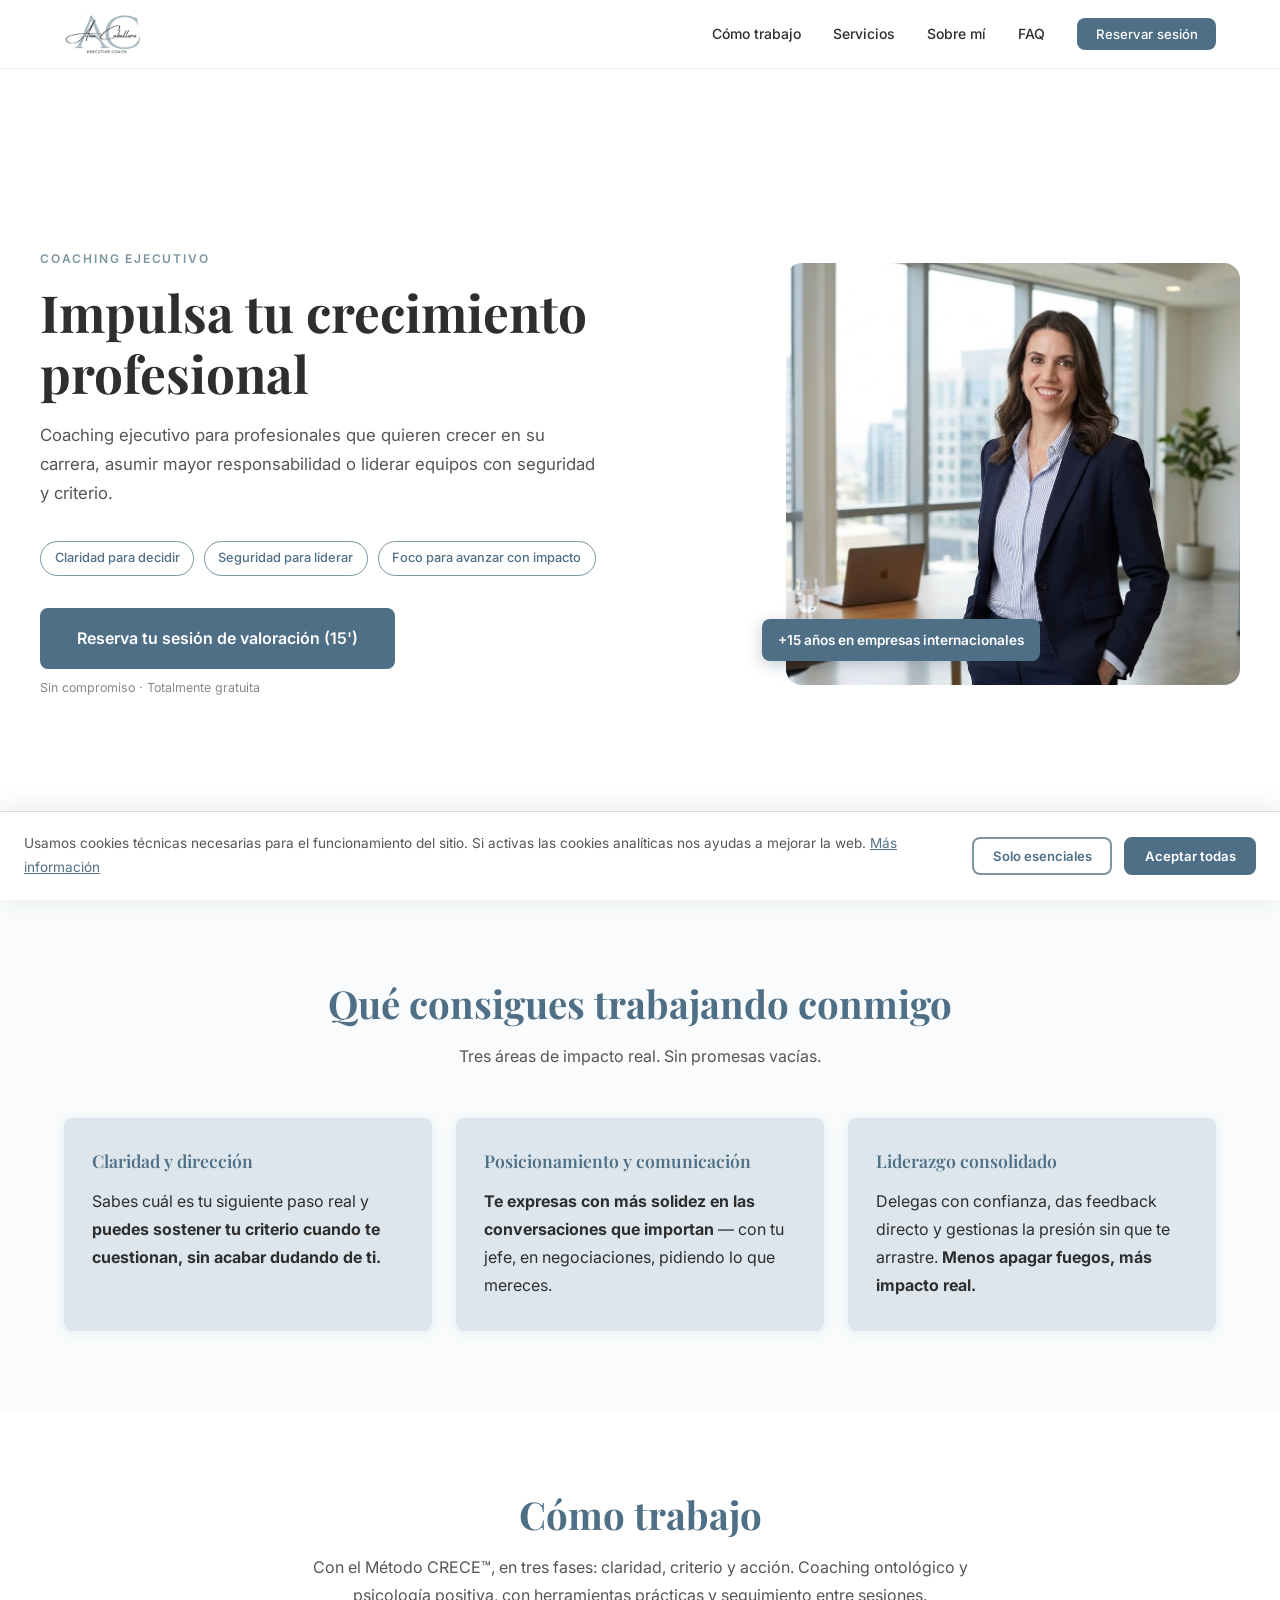
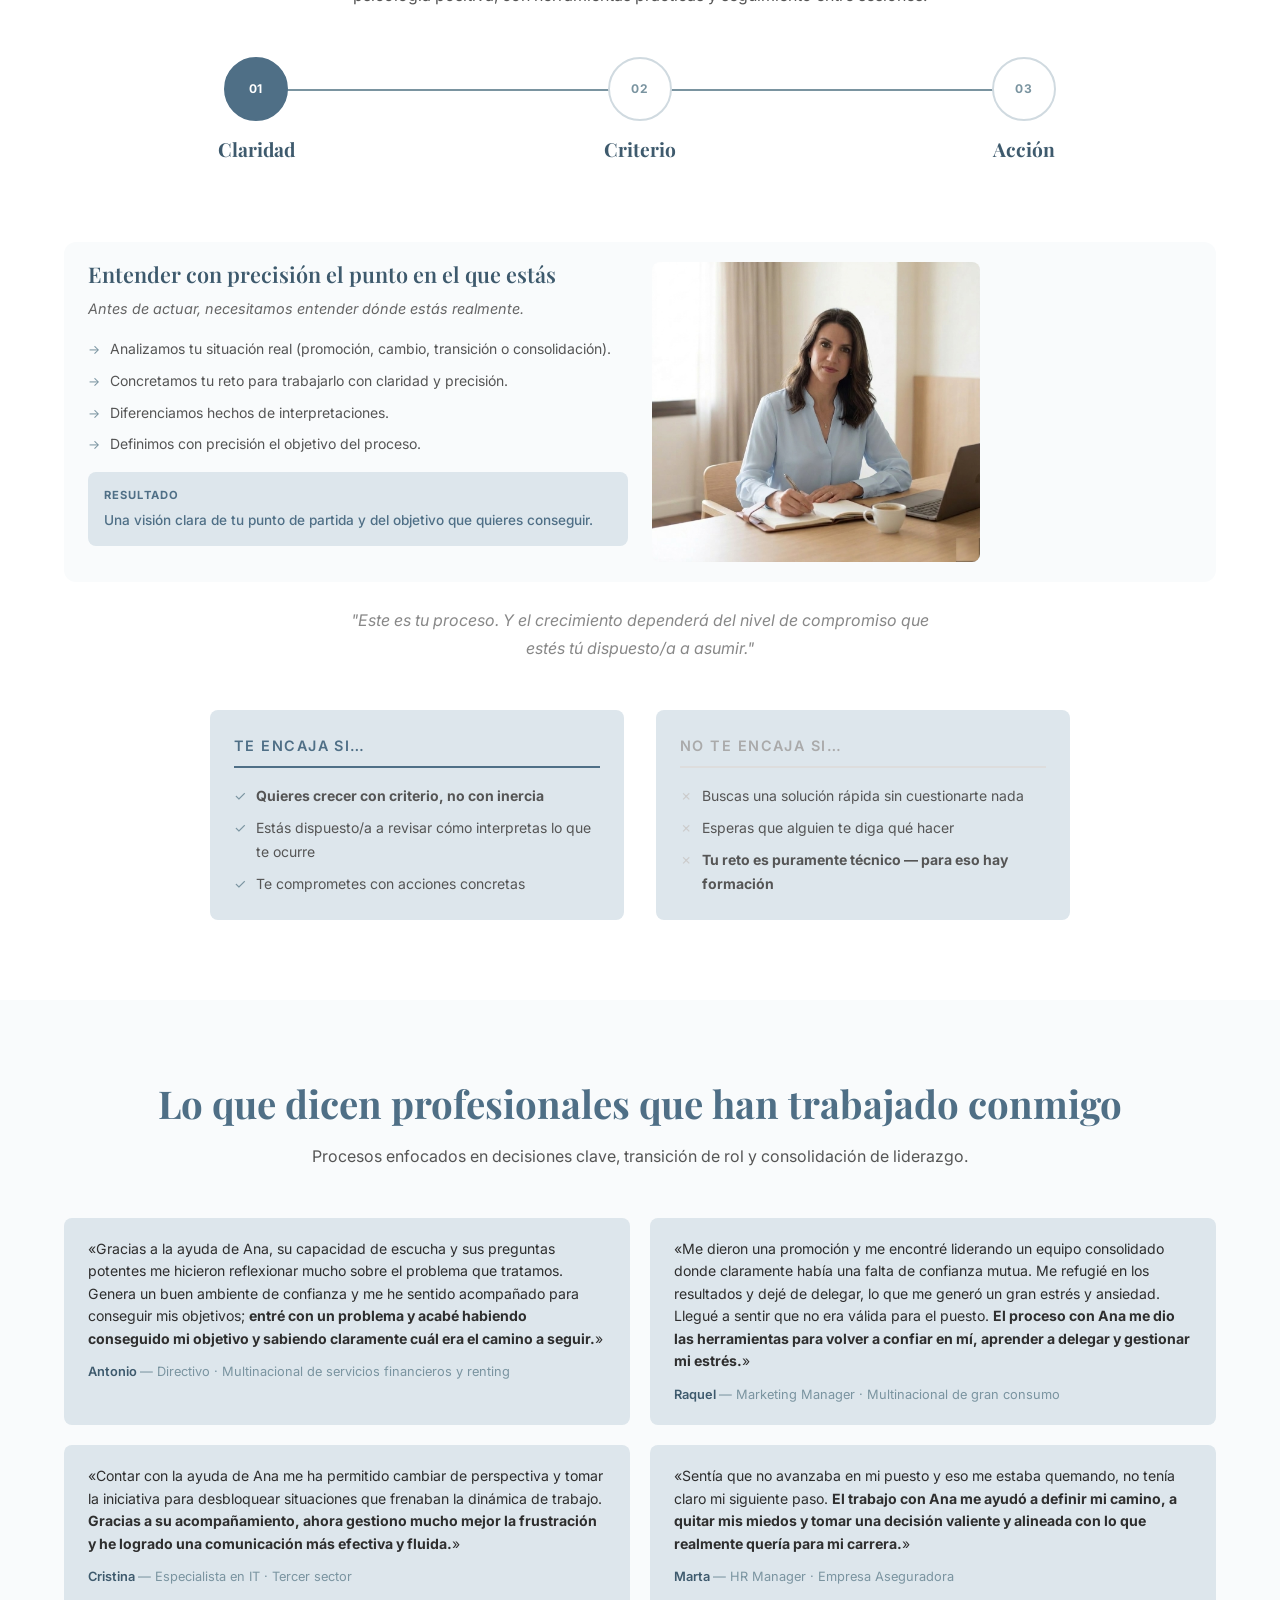
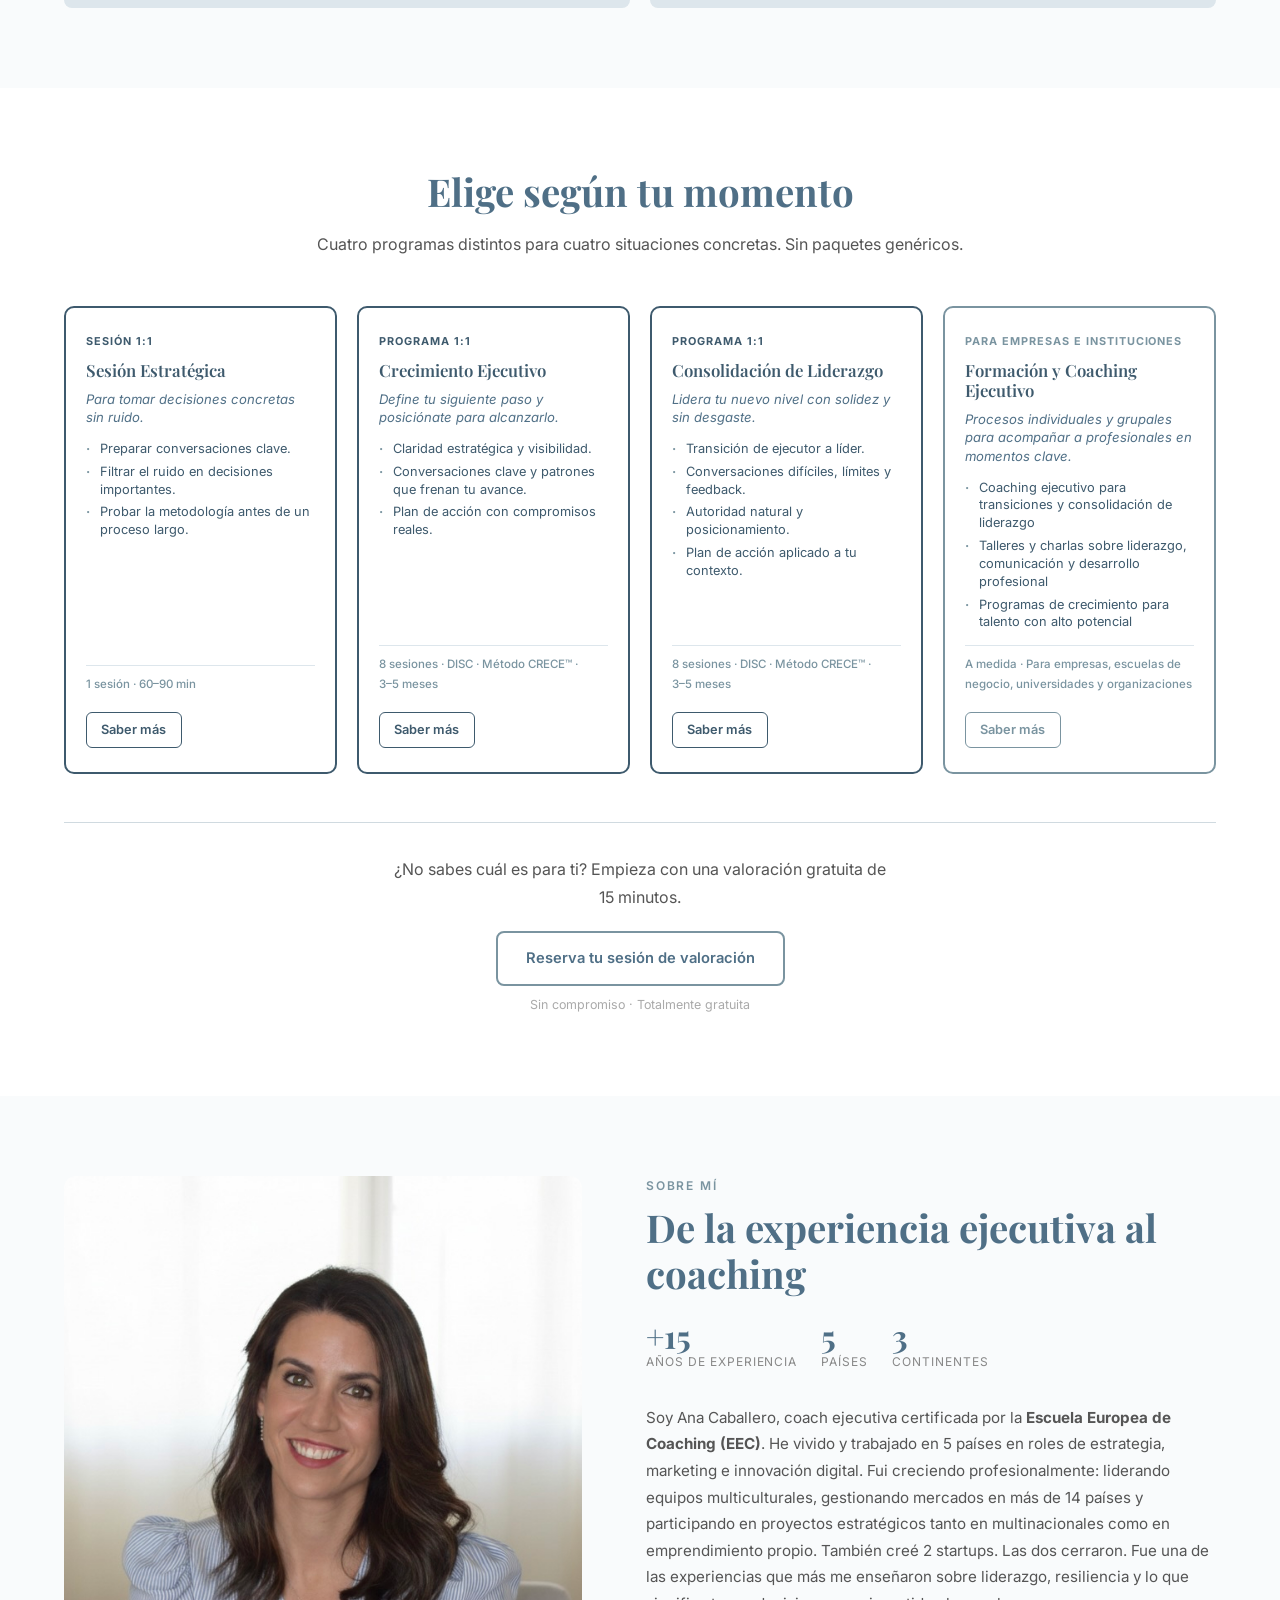
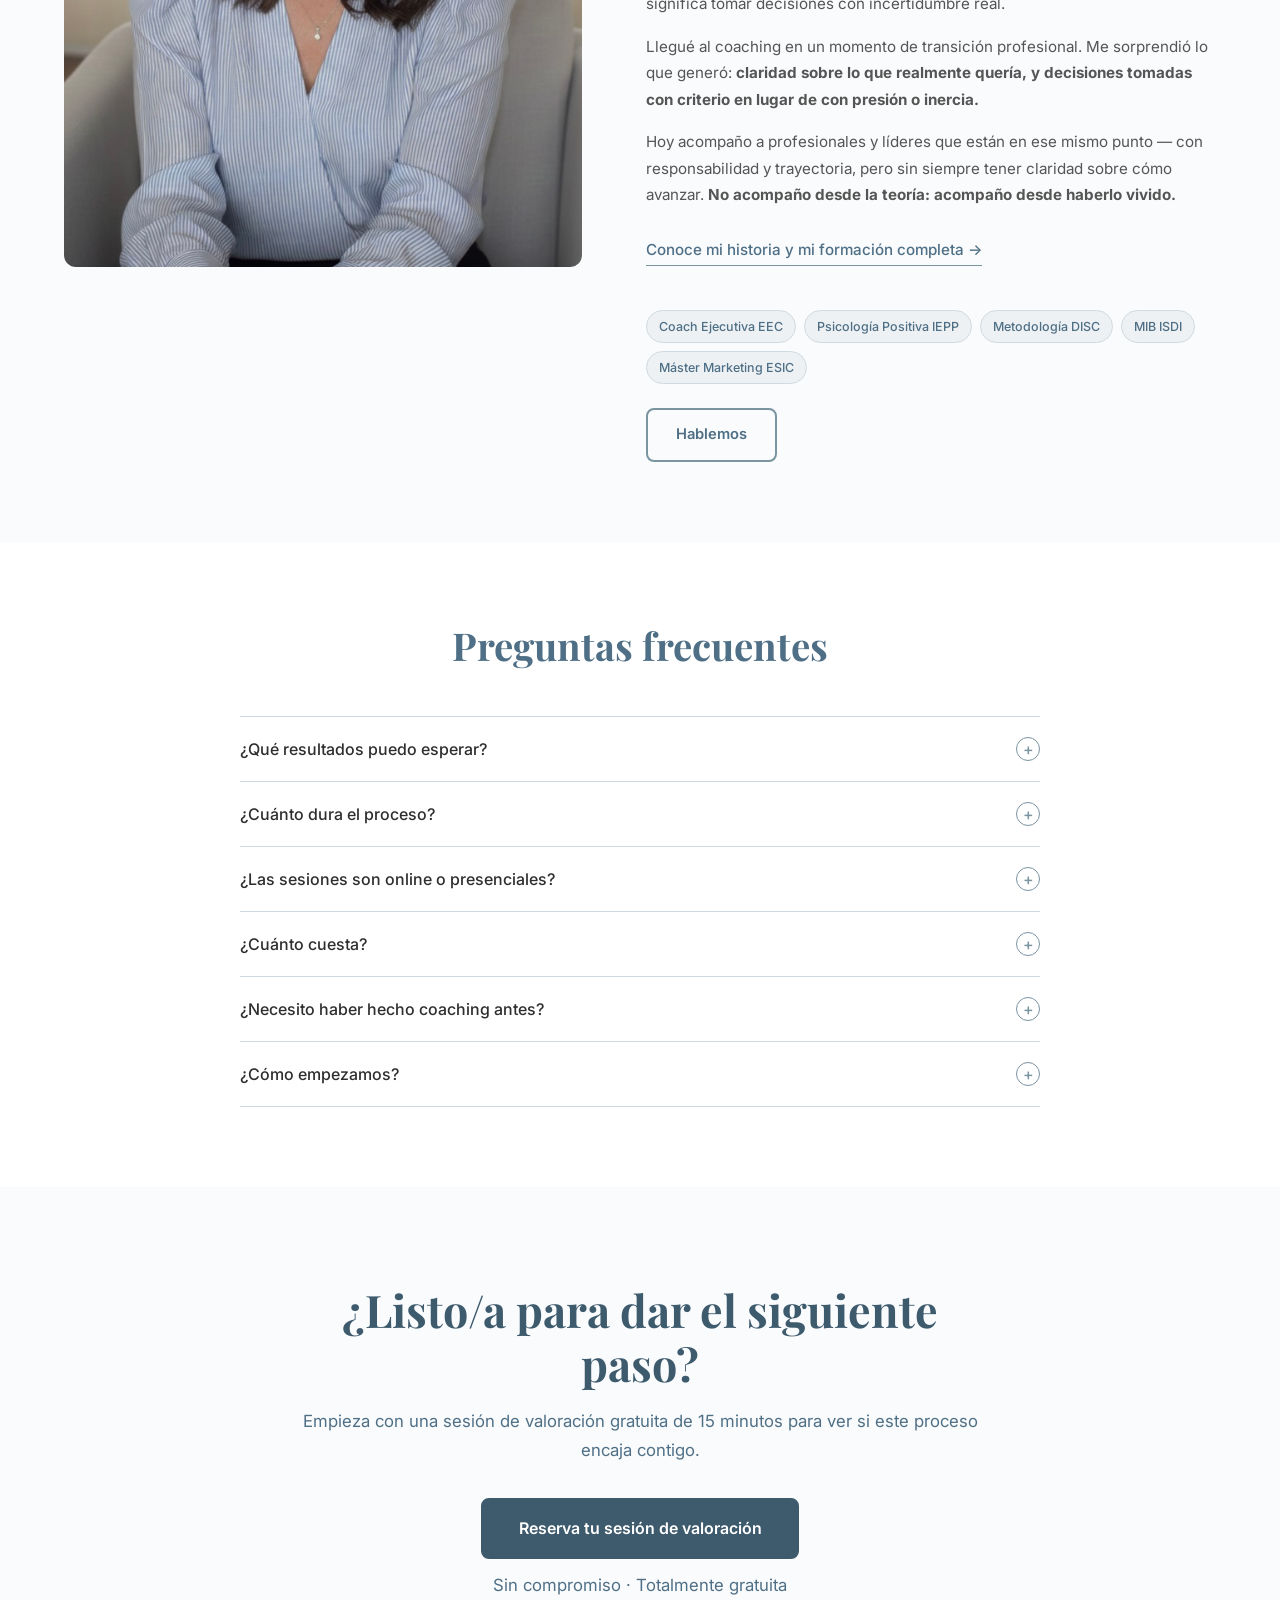
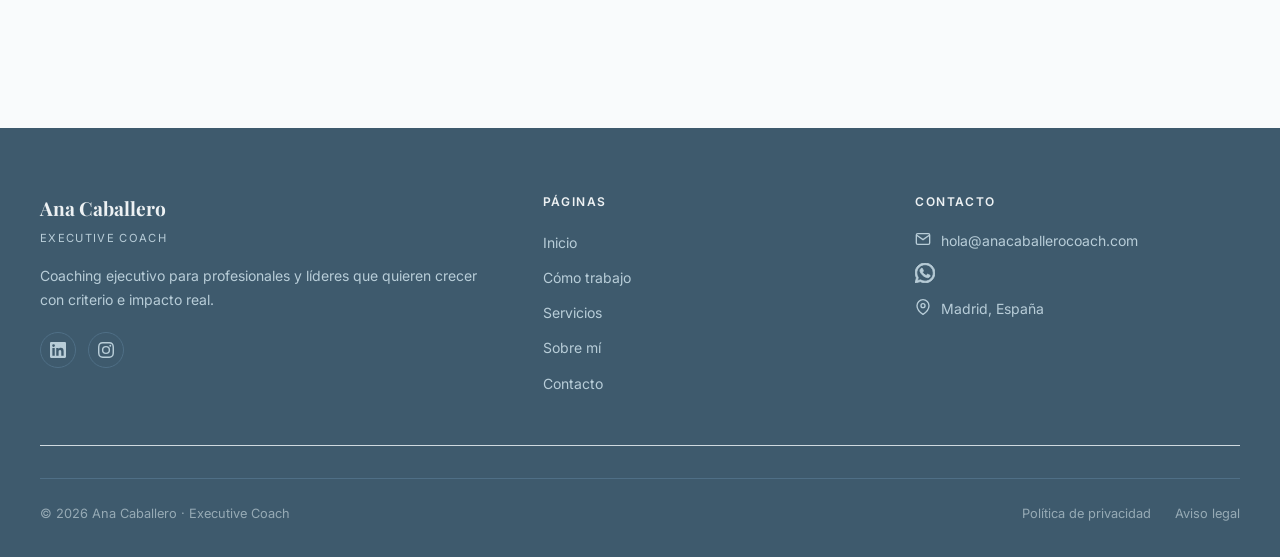
<file: index.html>
<!DOCTYPE html>
<html lang="es">
<head>
  <meta charset="UTF-8">
  <meta name="viewport" content="width=device-width, initial-scale=1.0">
  <title>Ana Caballero | Coach Ejecutiva para Líderes y Profesionales en Crecimiento</title>
  <meta name="description" content="Coaching ejecutivo para mid-managers y líderes. Claridad, criterio y visión estratégica. +15 años en empresas internacionales.">
  <meta name="robots" content="index, follow">
  <link rel="canonical" href="https://anacaballerocoach.com/">

  <!-- Open Graph -->
  <meta property="og:type" content="website">
  <meta property="og:title" content="Ana Caballero | Coach Ejecutiva para Líderes y Profesionales en Crecimiento">
  <meta property="og:description" content="Coaching ejecutivo para mid-managers y líderes. Claridad, criterio y visión estratégica. +15 años en empresas internacionales.">
  <meta property="og:url" content="https://anacaballerocoach.com/">
  <meta property="og:image" content="https://anacaballerocoach.com/img/ana-sobre-mi.jpg">
  <meta property="og:locale" content="es_ES">
  <meta property="og:site_name" content="Ana Caballero Coach Ejecutiva">

  <!-- Twitter Card -->
  <meta name="twitter:card" content="summary_large_image">
  <meta name="twitter:title" content="Ana Caballero | Coach Ejecutiva">
  <meta name="twitter:description" content="Coaching ejecutivo para mid-managers y líderes. +15 años en empresas internacionales.">
  <meta name="twitter:image" content="https://anacaballerocoach.com/img/ana-sobre-mi.jpg">

  <!-- Favicon -->
  <link rel="icon" href="img/favicon.ico" sizes="any">
  <link rel="icon" type="image/png" sizes="32x32" href="img/favicon-32.png">
  <link rel="icon" type="image/png" sizes="192x192" href="img/favicon-192.png">
  <link rel="icon" type="image/png" sizes="512x512" href="img/favicon-512.png">
  <link rel="apple-touch-icon" sizes="180x180" href="img/apple-touch-icon.png">

  <!-- Fonts -->
  <link rel="preconnect" href="https://fonts.googleapis.com">
  <link rel="preconnect" href="https://fonts.gstatic.com" crossorigin>
  <link href="https://fonts.googleapis.com/css2?family=Playfair+Display:wght@400;600;700&family=Inter:wght@400;500;600&display=swap" rel="stylesheet">

  <!-- CSS -->
  <link rel="stylesheet" href="css/styles.css">

  <!-- Google Analytics -->
  <script async src="https://www.googletagmanager.com/gtag/js?id=G-NQW7HL3DKE"></script>
  <script>
    window.dataLayer = window.dataLayer || [];
    function gtag(){dataLayer.push(arguments);}
    gtag('js', new Date());
    gtag('config', 'G-NQW7HL3DKE');
  </script>

  <!-- Schemas JSON-LD -->
  <script type="application/ld+json">
  {
    "@context": "https://schema.org",
    "@type": "Person",
    "name": "Ana Caballero",
    "jobTitle": "Coach Ejecutiva",
    "url": "https://anacaballerocoach.com",
    "sameAs": [
      "https://www.linkedin.com/in/ana-caballero-laporta/",
      "https://www.instagram.com/anacaballero.coach/"
    ],
    "alumniOf": [
      {"@type": "EducationalOrganization", "name": "EEC — Escuela Europea de Coaching"},
      {"@type": "EducationalOrganization", "name": "IEPP — Psicología Positiva"},
      {"@type": "EducationalOrganization", "name": "ISDI — MIB"},
      {"@type": "EducationalOrganization", "name": "ESIC — Máster Marketing"}
    ],
    "knowsAbout": ["Coaching ejecutivo", "Liderazgo", "Desarrollo profesional", "Metodología DISC", "Psicología positiva"]
  }
  </script>
  <script type="application/ld+json">
  {
    "@context": "https://schema.org",
    "@type": "ProfessionalService",
    "name": "Ana Caballero — Coach Ejecutiva",
    "description": "Coaching ejecutivo para mid-managers y líderes. Claridad, criterio y visión estratégica.",
    "url": "https://anacaballerocoach.com",
    "provider": {
      "@type": "Person",
      "name": "Ana Caballero"
    },
    "areaServed": {"@type": "Country", "name": "España"},
    "serviceType": "Coaching Ejecutivo"
  }
  </script>
  <script type="application/ld+json">
  {
    "@context": "https://schema.org",
    "@type": "WebSite",
    "name": "Ana Caballero Coach Ejecutiva",
    "url": "https://anacaballerocoach.com",
    "potentialAction": {
      "@type": "SearchAction",
      "target": "https://anacaballerocoach.com/?s={search_term_string}",
      "query-input": "required name=search_term_string"
    }
  }
  </script>
  <script type="application/ld+json">
  {
    "@context": "https://schema.org",
    "@type": "FAQPage",
    "mainEntity": [
      {
        "@type": "Question",
        "name": "¿Qué resultados puedo esperar?",
        "acceptedAnswer": {"@type": "Answer", "text": "Mayor claridad sobre el siguiente paso, más seguridad para decidir sin esperar validación externa, mejora en conversaciones clave y posicionamiento interno más sólido. En liderazgo: delegación efectiva, gestión de presión y autoridad natural."}
      },
      {
        "@type": "Question",
        "name": "¿Cuánto dura el proceso?",
        "acceptedAnswer": {"@type": "Answer", "text": "3 a 5 meses, con sesiones de 60 minutos cada dos semanas. También existe una sesión estratégica puntual de 60 minutos para retos concretos."}
      },
      {
        "@type": "Question",
        "name": "¿Las sesiones son online o presenciales?",
        "acceptedAnswer": {"@type": "Answer", "text": "Principalmente online (videollamada). Es el formato que mejor encaja con la agenda de profesionales con mucha carga de trabajo."}
      },
      {
        "@type": "Question",
        "name": "¿Cuánto cuesta?",
        "acceptedAnswer": {"@type": "Answer", "text": "El precio se comunica en la sesión de valoración, adaptado al programa y al contexto. También existe modalidad patrocinada por empresa, individual o grupal."}
      },
      {
        "@type": "Question",
        "name": "¿Necesito haber hecho coaching antes?",
        "acceptedAnswer": {"@type": "Answer", "text": "No. La mayoría de mis clientes llegan sin experiencia previa. La sesión estratégica es una forma de experimentar el proceso sin compromiso."}
      },
      {
        "@type": "Question",
        "name": "¿Cómo empezamos?",
        "acceptedAnswer": {"@type": "Answer", "text": "Con una sesión de valoración gratuita de 15 minutos. Escucho tu situación, explico el proceso y valoramos juntos si tiene sentido empezar. Sin compromiso."}
      }
    ]
  }
  </script>
</head>
<body>

  <!-- =========================================
       NAVEGACIÓN
  ========================================= -->
  <nav class="nav" id="nav" role="navigation" aria-label="Navegación principal">
    <div class="nav__inner">
      <a href="#hero" class="nav__logo" aria-label="Ana Caballero Coach — inicio">
        <img src="img/logo-ana-caballero.png" alt="Ana Caballero — Executive Coach" class="nav__logo-img">
      </a>

      <button class="nav__toggle" id="navToggle" aria-expanded="false" aria-controls="navLinks" aria-label="Abrir menú">
        <span></span><span></span><span></span>
      </button>

      <ul class="nav__links" id="navLinks" role="list">
        <li><a href="#como-trabajo">Cómo trabajo</a></li>
        <li><a href="/servicios">Servicios</a></li>
        <li><a href="/sobre-mi">Sobre mí</a></li>
        <li><a href="#faq">FAQ</a></li>
        <li><a href="/contacto" class="nav__cta">Reservar sesión</a></li>
      </ul>
    </div>
  </nav>

  <main>

  <!-- =========================================
       SECCIÓN 1: HERO
  ========================================= -->
  <section id="home" class="hero section--white" aria-labelledby="hero-heading">
    <div class="hero__inner">

      <div class="hero__text hero__text--top">
        <span class="eyebrow">Coaching Ejecutivo</span>
        <h1 id="hero-heading">Impulsa tu crecimiento profesional</h1>
      </div>

      <div class="hero__image">
        <div class="hero__img-wrap">
          <img
            src="img/ana-sobre-mi.jpg"
            alt="Ana Caballero, coach ejecutiva especializada en crecimiento profesional"
            width="600" height="750"
            loading="eager"
            fetchpriority="high"
          >
        </div>
        <div class="hero__badge">+15 años en empresas internacionales</div>
      </div>

      <div class="hero__text hero__text--bot">
        <p class="mb-2" style="color:#555; font-size:1.05rem;">
          Coaching ejecutivo para profesionales que quieren crecer en su carrera,
          asumir mayor responsabilidad o liderar equipos con seguridad y criterio.
        </p>

        <div class="hero__pills">
          <span class="hero__pill">Claridad para decidir</span>
          <span class="hero__pill">Seguridad para liderar</span>
          <span class="hero__pill">Foco para avanzar con impacto</span>
        </div>

        <div class="hero__cta-group">
          <a href="/contacto" class="btn btn--primary btn--lg">
            Reserva tu sesión de valoración (15')
          </a>
          <span class="hero__microcopy">Sin compromiso · Totalmente gratuita</span>
        </div>
      </div>

    </div>
  </section>

  <!-- =========================================
       SECCIÓN 2: QUÉ LOGRARÁS
  ========================================= -->
  <section id="resultados" class="section section--perla" aria-labelledby="logras-heading">
    <div class="container">
      <div class="section-header">
        <h2 id="logras-heading">Qué consigues trabajando conmigo</h2>
        <p>Tres áreas de impacto real. Sin promesas vacías.</p>
      </div>
      <div class="logras__grid">
        <div class="logras__card">
          <h3>Claridad y dirección</h3>
          <p>Sabes cuál es tu siguiente paso real y <strong>puedes sostener tu criterio cuando te cuestionan, sin acabar dudando de ti.</strong></p>
        </div>
        <div class="logras__card">
          <h3>Posicionamiento y comunicación</h3>
          <p><strong>Te expresas con más solidez en las conversaciones que importan</strong> — con tu jefe, en negociaciones, pidiendo lo que mereces.</p>
        </div>
        <div class="logras__card">
          <h3>Liderazgo consolidado</h3>
          <p>Delegas con confianza, das feedback directo y gestionas la presión sin que te arrastre. <strong>Menos apagar fuegos, más impacto real.</strong></p>
        </div>
      </div>
    </div>
  </section>

  <!-- =========================================
       SECCIÓN 5: CÓMO TRABAJO
  ========================================= -->
  <section id="como-trabajo" class="section section--white" aria-labelledby="como-heading">
    <div class="container">
      <div class="section-header">
        <h2 id="como-heading">Cómo trabajo</h2>
        <p class="como__subtitle">Con el Método CRECE™, en tres fases: claridad, criterio y acción. Coaching ontológico y psicología positiva, con herramientas prácticas y seguimiento entre sesiones.</p>
      </div>

      <div class="como__timeline" role="tablist" aria-label="Fases del Método CRECE™">

        <div class="fase active" role="tab" aria-selected="true" aria-controls="fase-content-1" id="fase-tab-1" tabindex="0">
          <div class="fase__header">
            <div class="fase__num" aria-hidden="true">01</div>
            <div class="fase__title">Claridad</div>
          </div>
        </div>

        <div class="fase" role="tab" aria-selected="false" aria-controls="fase-content-2" id="fase-tab-2" tabindex="0">
          <div class="fase__header">
            <div class="fase__num" aria-hidden="true">02</div>
            <div class="fase__title">Criterio</div>
          </div>
        </div>

        <div class="fase" role="tab" aria-selected="false" aria-controls="fase-content-3" id="fase-tab-3" tabindex="0">
          <div class="fase__header">
            <div class="fase__num" aria-hidden="true">03</div>
            <div class="fase__title">Acción</div>
          </div>
        </div>

      </div>

      <!-- Active content panel -->
      <div class="como__active-content" id="fase-content-1" role="tabpanel" aria-labelledby="fase-tab-1">
        <div class="como__active-text">
          <h3>Entender con precisión el punto en el que estás</h3>
          <p class="fase__intro">Antes de actuar, necesitamos entender dónde estás realmente.</p>
          <ul class="fase__list">
            <li>Analizamos tu situación real (promoción, cambio, transición o consolidación).</li>
            <li>Concretamos tu reto para trabajarlo con claridad y precisión.</li>
            <li>Diferenciamos hechos de interpretaciones.</li>
            <li>Definimos con precisión el objetivo del proceso.</li>
          </ul>
          <div class="fase__resultado">
            <strong>Resultado</strong>
            Una visión clara de tu punto de partida y del objetivo que quieres conseguir.
          </div>
        </div>
        <div class="como__active-image">
          <img
            src="img/ana-como-trabajo.jpg"
            alt="Ana Caballero en sesión: fase de claridad del Método CRECE™"
            loading="lazy"
            width="1085" height="992"
          >
        </div>
      </div>

      <div class="como__active-content" id="fase-content-2" role="tabpanel" aria-labelledby="fase-tab-2" style="display:none;">
        <div class="como__active-text">
          <h3>Trabajar lo que realmente marca la diferencia</h3>
          <p class="fase__intro">No basta con saber qué hacer. Trabajamos lo que influye en cómo decides y actúas.</p>
          <ul class="fase__list">
            <li>Revisamos las creencias e interpretaciones que condicionan cómo decides.</li>
            <li>Detectamos patrones que frenan tu avance: necesidad de control, evitar conversaciones incómodas, dificultad para delegar, dudar de ti cuando te cuestionan.</li>
            <li>Definimos desde dónde quieres posicionarte y liderar.</li>
          </ul>
          <div class="fase__resultado">
            <strong>Resultado</strong>
            Entiendes qué está influyendo en tus decisiones — y eliges cómo actuar desde ahí.
          </div>
        </div>
        <div class="como__active-image">
          <img
            src="img/ana-como-trabajo.jpg"
            alt="Ana Caballero en sesión: fase de criterio del Método CRECE™"
            loading="lazy"
            width="1085" height="992"
          >
        </div>
      </div>

      <div class="como__active-content" id="fase-content-3" role="tabpanel" aria-labelledby="fase-tab-3" style="display:none;">
        <div class="como__active-text">
          <h3>Convertir lo trabajado en decisiones concretas</h3>
          <p class="fase__intro">Convertimos lo trabajado en decisiones concretas y compromisos reales, alineados con el profesional que quieres ser.</p>
          <ul class="fase__list">
            <li>Diseñamos un plan de acción con pasos concretos para avanzar hacia tu objetivo.</li>
            <li>Vamos midiendo tu avance para asegurar que el progreso es real.</li>
            <li>Revisamos y ajustamos según avanzas — el proceso evoluciona contigo.</li>
          </ul>
          <div class="fase__resultado">
            <strong>Resultado</strong>
            Un camino claro con compromisos reales— no una lista de deseos.
          </div>
        </div>
        <div class="como__active-image">
          <img
            src="img/ana-como-trabajo.jpg"
            alt="Ana Caballero en sesión: fase de acción del Método CRECE™"
            loading="lazy"
            width="1085" height="992"
          >
        </div>
      </div>

      <p class="text-center" style="color:#888; font-style:italic; margin-bottom:3rem; max-width:600px; margin-left:auto; margin-right:auto;">
        "Este es tu proceso. Y el crecimiento dependerá del nivel de compromiso que estés tú dispuesto/a a asumir."
      </p>

      <div class="como__encaja">
        <div class="encaja__col encaja__col--si">
          <h4>Te encaja si…</h4>
          <ul>
            <li><strong>Quieres crecer con criterio, no con inercia</strong></li>
            <li>Estás dispuesto/a a revisar cómo interpretas lo que te ocurre</li>
            <li>Te comprometes con acciones concretas</li>
          </ul>
        </div>
        <div class="encaja__col encaja__col--no">
          <h4>No te encaja si…</h4>
          <ul>
            <li>Buscas una solución rápida sin cuestionarte nada</li>
            <li>Esperas que alguien te diga qué hacer</li>
            <li><strong>Tu reto es puramente técnico — para eso hay formación</strong></li>
          </ul>
        </div>
      </div>

    </div>
  </section>

  <!-- =========================================
       SECCIÓN 6: TESTIMONIOS
  ========================================= -->
  <section id="testimonios" class="section section--perla" aria-labelledby="testimonios-heading">
    <div class="container">
      <div class="section-header">
        <h2 id="testimonios-heading">Lo que dicen profesionales que han trabajado conmigo</h2>
        <p>Procesos enfocados en decisiones clave, transición de rol y consolidación de liderazgo.</p>
      </div>

      <div class="testimonios__inner">
        <div class="testimonios__grid">

          <article class="testimonio">
            <p>«Gracias a la ayuda de Ana, su capacidad de escucha y sus preguntas potentes me hicieron reflexionar mucho sobre el problema que tratamos. Genera un buen ambiente de confianza y me he sentido acompañado para conseguir mis objetivos; <strong>entré con un problema y acabé habiendo conseguido mi objetivo y sabiendo claramente cuál era el camino a seguir.</strong>»</p>
            <div class="testimonio__author">Antonio <span class="testimonio__role">— Directivo · Multinacional de servicios financieros y renting</span></div>
          </article>

          <article class="testimonio">
            <p>«Me dieron una promoción y me encontré liderando un equipo consolidado donde claramente había una falta de confianza mutua. Me refugié en los resultados y dejé de delegar, lo que me generó un gran estrés y ansiedad. Llegué a sentir que no era válida para el puesto. <strong>El proceso con Ana me dio las herramientas para volver a confiar en mí, aprender a delegar y gestionar mi estrés.</strong>»</p>
            <div class="testimonio__author">Raquel <span class="testimonio__role">— Marketing Manager · Multinacional de gran consumo</span></div>
          </article>

          <article class="testimonio">
            <p>«Contar con la ayuda de Ana me ha permitido cambiar de perspectiva y tomar la iniciativa para desbloquear situaciones que frenaban la dinámica de trabajo. <strong>Gracias a su acompañamiento, ahora gestiono mucho mejor la frustración y he logrado una comunicación más efectiva y fluida.</strong>»</p>
            <div class="testimonio__author">Cristina <span class="testimonio__role">— Especialista en IT · Tercer sector</span></div>
          </article>

          <article class="testimonio">
            <p>«Sentía que no avanzaba en mi puesto y eso me estaba quemando, no tenía claro mi siguiente paso. <strong>El trabajo con Ana me ayudó a definir mi camino, a quitar mis miedos y tomar una decisión valiente y alineada con lo que realmente quería para mi carrera.</strong>»</p>
            <div class="testimonio__author">Marta <span class="testimonio__role">— HR Manager · Empresa Aseguradora</span></div>
          </article>

        </div>
      </div>
    </div>
  </section>

  <!-- =========================================
       SECCIÓN 7: SERVICIOS
  ========================================= -->
  <section id="servicios" class="section section--white" aria-labelledby="servicios-heading">
    <div class="container">
      <div class="section-header">
        <h2 id="servicios-heading">Elige según tu momento</h2>
        <p>Cuatro programas distintos para cuatro situaciones concretas. Sin paquetes genéricos.</p>
      </div>

      <div class="sv-grid">

        <!-- Sesión Estratégica -->
        <div class="sv-card">
          <span class="sv-card__tipo">Sesión 1:1</span>
          <h3 class="sv-card__title">Sesión Estratégica</h3>
          <p class="sv-card__frase">Para tomar decisiones concretas sin ruido.</p>
          <ul class="sv-card__list">
            <li>Preparar conversaciones clave.</li>
            <li>Filtrar el ruido en decisiones importantes.</li>
            <li>Probar la metodología antes de un proceso largo.</li>
          </ul>
          <p class="sv-card__incluye">1 sesión · 60–90 min</p>
          <a href="/sesion-estrategica" class="sv-card__cta">Saber más</a>
        </div>

        <!-- Crecimiento Ejecutivo -->
        <div class="sv-card">
          <span class="sv-card__tipo">Programa 1:1</span>
          <h3 class="sv-card__title">Crecimiento Ejecutivo</h3>
          <p class="sv-card__frase">Define tu siguiente paso y posiciónate para alcanzarlo.</p>
          <ul class="sv-card__list">
            <li>Claridad estratégica y visibilidad.</li>
            <li>Conversaciones clave y patrones que frenan tu avance.</li>
            <li>Plan de acción con compromisos reales.</li>
          </ul>
          <p class="sv-card__incluye">8 sesiones · DISC · Método CRECE™ · <span style="white-space:nowrap">3–5 meses</span></p>
          <a href="/crecimiento-ejecutivo" class="sv-card__cta">Saber más</a>
        </div>

        <!-- Consolidación de Liderazgo -->
        <div class="sv-card">
          <span class="sv-card__tipo">Programa 1:1</span>
          <h3 class="sv-card__title">Consolidación de Liderazgo</h3>
          <p class="sv-card__frase">Lidera tu nuevo nivel con solidez y sin desgaste.</p>
          <ul class="sv-card__list">
            <li>Transición de ejecutor a líder.</li>
            <li>Conversaciones difíciles, límites y feedback.</li>
            <li>Autoridad natural y posicionamiento.</li>
            <li>Plan de acción aplicado a tu contexto.</li>
          </ul>
          <p class="sv-card__incluye">8 sesiones · DISC · Método CRECE™ · <span style="white-space:nowrap">3–5 meses</span></p>
          <a href="/consolidacion-liderazgo" class="sv-card__cta">Saber más</a>
        </div>

        <!-- Programa de Empresas -->
        <div class="sv-card sv-card--org">
          <span class="sv-card__tipo">Para empresas e instituciones</span>
          <h3 class="sv-card__title">Formación y Coaching Ejecutivo</h3>
          <p class="sv-card__frase">Procesos individuales y grupales para acompañar a profesionales en momentos clave.</p>
          <ul class="sv-card__list">
            <li>Coaching ejecutivo para transiciones y consolidación de liderazgo</li>
            <li>Talleres y charlas sobre liderazgo, comunicación y desarrollo profesional</li>
            <li>Programas de crecimiento para talento con alto potencial</li>
          </ul>
          <p class="sv-card__incluye">A medida · Para empresas, escuelas de negocio, universidades y organizaciones</p>
          <a href="/formacion-empresas" class="sv-card__cta">Saber más</a>
        </div>

      </div>

      <div class="servicios__cta-comun">
        <p>¿No sabes cuál es para ti? Empieza con una valoración gratuita de <span style="white-space:nowrap">15 minutos.</span></p>
        <a href="/contacto" class="btn btn--outline">Reserva tu sesión de valoración</a>
        <p style="font-size:0.78rem; color:#aaa; margin-top:0.5rem; margin-bottom:0;">Sin compromiso · Totalmente gratuita</p>
      </div>

    </div>
  </section>

  <!-- =========================================
       SECCIÓN 8: SOBRE MÍ
  ========================================= -->
  <section id="sobre-mi" class="section section--perla" aria-labelledby="sobre-heading">
    <div class="container">
      <div class="sobre__inner">

        <div class="sobre__image">
          <img
            src="img/ana-hero.jpg"
            alt="Ana Caballero, coach con 15+ años en empresas internacionales"
            loading="lazy"
            width="560" height="720"
          >
        </div>

        <div class="sobre__content">
          <span class="eyebrow">Sobre mí</span>
          <h2 id="sobre-heading">De la experiencia ejecutiva al coaching</h2>

          <div class="sobre__stats">
            <div class="sobre__stat">
              <div class="num">+15</div>
              <div class="label">años de experiencia</div>
            </div>
            <div class="sobre__stat">
              <div class="num">5</div>
              <div class="label">países</div>
            </div>
            <div class="sobre__stat">
              <div class="num">3</div>
              <div class="label">continentes</div>
            </div>
          </div>

          <p>Soy Ana Caballero, coach ejecutiva certificada por la <strong>Escuela Europea de Coaching (EEC)</strong>. He vivido y trabajado en 5 países en roles de estrategia, marketing e innovación digital. Fui creciendo profesionalmente: liderando equipos multiculturales, gestionando mercados en más de 14 países y participando en proyectos estratégicos tanto en multinacionales como en emprendimiento propio. También creé 2 startups. Las dos cerraron. Fue una de las experiencias que más me enseñaron sobre liderazgo, resiliencia y lo que significa tomar decisiones con incertidumbre real.</p>

          <p>Llegué al coaching en un momento de transición profesional. Me sorprendió lo que generó: <strong>claridad sobre lo que realmente quería, y decisiones tomadas con criterio en lugar de con presión o inercia.</strong></p>

          <p>Hoy acompaño a profesionales y líderes que están en ese mismo punto — con responsabilidad y trayectoria, pero sin siempre tener claridad sobre cómo avanzar. <strong>No acompaño desde la teoría: acompaño desde haberlo vivido.</strong></p>

          <a href="/sobre-mi" class="sobre__link-more">
            Conoce mi historia y mi formación completa →
          </a>

          <div class="sobre__credentials" role="list" aria-label="Formación y certificaciones">
            <span class="credential-tag" role="listitem">Coach Ejecutiva EEC</span>
            <span class="credential-tag" role="listitem">Psicología Positiva IEPP</span>
            <span class="credential-tag" role="listitem">Metodología DISC</span>
            <span class="credential-tag" role="listitem">MIB ISDI</span>
            <span class="credential-tag" role="listitem">Máster Marketing ESIC</span>
          </div>

          <a href="/contacto" class="btn btn--outline" style="margin-top:1.5rem;">Hablemos</a>
        </div>

      </div>
    </div>
  </section>

  <!-- =========================================
       SECCIÓN 9: FAQ
  ========================================= -->
  <section id="faq" class="section section--white" aria-labelledby="faq-heading">
    <div class="container">
      <div class="section-header">
        <h2 id="faq-heading">Preguntas frecuentes</h2>
      </div>

      <div class="faq__inner">

        <div class="faq-item">
          <button class="faq-question" aria-expanded="false">
            <h3 style="font-family:var(--font-body); font-size:1rem; font-weight:500; color:inherit;">¿Qué resultados puedo esperar?</h3>
            <span class="faq-icon" aria-hidden="true">+</span>
          </button>
          <div class="faq-answer" role="region">
            <p>Mayor claridad sobre el siguiente paso, <strong>más seguridad para decidir sin esperar validación externa</strong>, mejora en conversaciones clave y posicionamiento interno más sólido. En liderazgo: <strong>delegación efectiva, gestión de presión y autoridad natural.</strong></p>
          </div>
        </div>

        <div class="faq-item">
          <button class="faq-question" aria-expanded="false">
            <h3 style="font-family:var(--font-body); font-size:1rem; font-weight:500; color:inherit;">¿Cuánto dura el proceso?</h3>
            <span class="faq-icon" aria-hidden="true">+</span>
          </button>
          <div class="faq-answer" role="region">
            <p>3 a 5 meses, con sesiones de 60 minutos cada dos o tres semanas — nos adaptamos a tus necesidades. También existe una sesión estratégica puntual de 60–90 minutos para retos concretos.</p>
          </div>
        </div>

        <div class="faq-item">
          <button class="faq-question" aria-expanded="false">
            <h3 style="font-family:var(--font-body); font-size:1rem; font-weight:500; color:inherit;">¿Las sesiones son online o presenciales?</h3>
            <span class="faq-icon" aria-hidden="true">+</span>
          </button>
          <div class="faq-answer" role="region">
            <p>Principalmente online (videollamada). Es el formato que mejor encaja con la agenda de profesionales con mucha carga de trabajo.</p>
          </div>
        </div>

        <div class="faq-item">
          <button class="faq-question" aria-expanded="false">
            <h3 style="font-family:var(--font-body); font-size:1rem; font-weight:500; color:inherit;">¿Cuánto cuesta?</h3>
            <span class="faq-icon" aria-hidden="true">+</span>
          </button>
          <div class="faq-answer" role="region">
            <p>El precio se comunica en la sesión de valoración, adaptado al programa y al contexto. También existe modalidad patrocinada por empresa, individual o grupal.</p>
          </div>
        </div>

        <div class="faq-item">
          <button class="faq-question" aria-expanded="false">
            <h3 style="font-family:var(--font-body); font-size:1rem; font-weight:500; color:inherit;">¿Necesito haber hecho coaching antes?</h3>
            <span class="faq-icon" aria-hidden="true">+</span>
          </button>
          <div class="faq-answer" role="region">
            <p>No. La mayoría de mis clientes llegan sin experiencia previa. La sesión estratégica es una forma de experimentar el proceso sin compromiso.</p>
          </div>
        </div>

        <div class="faq-item">
          <button class="faq-question" aria-expanded="false">
            <h3 style="font-family:var(--font-body); font-size:1rem; font-weight:500; color:inherit;">¿Cómo empezamos?</h3>
            <span class="faq-icon" aria-hidden="true">+</span>
          </button>
          <div class="faq-answer" role="region">
            <p>Con una sesión de valoración gratuita de 15 minutos. Escucho tu situación, explico el proceso y valoramos juntos si tiene sentido empezar. Sin compromiso.</p>
          </div>
        </div>

      </div>
    </div>
  </section>

  <!-- =========================================
       SECCIÓN 10: CTA FINAL
  ========================================= -->
  <section id="cta" class="cta-final" aria-labelledby="cta-heading">
    <div class="cta-final__inner">
      <h2 id="cta-heading">¿Listo/a para dar el siguiente paso?</h2>
      <p>Empieza con una sesión de valoración gratuita de 15 minutos para ver si este proceso encaja contigo.</p>
      <a href="/contacto" class="btn btn--white btn--lg">
        Reserva tu sesión de valoración
      </a>
      <p class="cta-final__microcopy">Sin compromiso · Totalmente gratuita</p>
    </div>
  </section>

  </main>

  <!-- =========================================
       FOOTER
  ========================================= -->
  <footer class="footer" role="contentinfo">
    <div class="footer__grid">

      <div class="footer__col">
        <span class="footer__brand-name">Ana Caballero</span>
        <span class="footer__tagline">Executive Coach</span>
        <p class="footer__desc">
          Coaching ejecutivo para profesionales y líderes que quieren crecer con criterio e impacto real.
        </p>
        <div class="footer__social" aria-label="Redes sociales">
          <a href="https://www.linkedin.com/in/ana-caballero-laporta/" target="_blank" rel="noopener noreferrer" aria-label="LinkedIn de Ana Caballero">
            <svg xmlns="http://www.w3.org/2000/svg" viewBox="0 0 24 24" fill="currentColor" aria-hidden="true"><path d="M20.447 20.452h-3.554v-5.569c0-1.328-.027-3.037-1.852-3.037-1.853 0-2.136 1.445-2.136 2.939v5.667H9.351V9h3.414v1.561h.046c.477-.9 1.637-1.85 3.37-1.85 3.601 0 4.267 2.37 4.267 5.455v6.286zM5.337 7.433a2.062 2.062 0 01-2.063-2.065 2.064 2.064 0 112.063 2.065zm1.782 13.019H3.555V9h3.564v11.452zM22.225 0H1.771C.792 0 0 .774 0 1.729v20.542C0 23.227.792 24 1.771 24h20.451C23.2 24 24 23.227 24 22.271V1.729C24 .774 23.2 0 22.222 0h.003z"/></svg>
          </a>
          <a href="https://www.instagram.com/anacaballero.coach/" target="_blank" rel="noopener noreferrer" aria-label="Instagram de Ana Caballero">
            <svg xmlns="http://www.w3.org/2000/svg" viewBox="0 0 24 24" fill="currentColor" aria-hidden="true"><path d="M12 2.163c3.204 0 3.584.012 4.85.07 3.252.148 4.771 1.691 4.919 4.919.058 1.265.069 1.645.069 4.849 0 3.205-.012 3.584-.069 4.849-.149 3.225-1.664 4.771-4.919 4.919-1.266.058-1.644.07-4.85.07-3.204 0-3.584-.012-4.849-.07-3.26-.149-4.771-1.699-4.919-4.92-.058-1.265-.07-1.644-.07-4.849 0-3.204.013-3.583.07-4.849.149-3.227 1.664-4.771 4.919-4.919 1.266-.057 1.645-.069 4.849-.069zm0-2.163c-3.259 0-3.667.014-4.947.072-4.358.2-6.78 2.618-6.98 6.98-.059 1.281-.073 1.689-.073 4.948 0 3.259.014 3.668.072 4.948.2 4.358 2.618 6.78 6.98 6.98 1.281.058 1.689.072 4.948.072 3.259 0 3.668-.014 4.948-.072 4.354-.2 6.782-2.618 6.979-6.98.059-1.28.073-1.689.073-4.948 0-3.259-.014-3.667-.072-4.947-.196-4.354-2.617-6.78-6.979-6.98-1.281-.059-1.69-.073-4.949-.073zm0 5.838a6.162 6.162 0 100 12.324 6.162 6.162 0 000-12.324zM12 16a4 4 0 110-8 4 4 0 010 8zm6.406-11.845a1.44 1.44 0 100 2.881 1.44 1.44 0 000-2.881z"/></svg>
          </a>
        </div>
      </div>

      <div class="footer__col">
        <h5>Páginas</h5>
        <ul>
          <li><a href="#hero">Inicio</a></li>
          <li><a href="#como-trabajo">Cómo trabajo</a></li>
          <li><a href="#servicios">Servicios</a></li>
          <li><a href="/sobre-mi">Sobre mí</a></li>
          <li><a href="/contacto">Contacto</a></li>
        </ul>
      </div>

      <div class="footer__col">
        <h5>Contacto</h5>
        <div class="footer__contact-item">
          <svg class="footer__contact-icon" xmlns="http://www.w3.org/2000/svg" width="16" height="16" viewBox="0 0 24 24" fill="none" stroke="currentColor" stroke-width="2" aria-hidden="true"><path d="M4 4h16c1.1 0 2 .9 2 2v12c0 1.1-.9 2-2 2H4c-1.1 0-2-.9-2-2V6c0-1.1.9-2 2-2z"/><polyline points="22,6 12,13 2,6"/></svg>
          <a href="mailto:hola@anacaballerocoach.com">hola@anacaballerocoach.com</a>
        </div>
        <div class="footer__contact-item">
          <a href="https://wa.me/34630767022" target="_blank" rel="noopener noreferrer" aria-label="Contactar por WhatsApp">
            <svg class="footer__contact-icon" xmlns="http://www.w3.org/2000/svg" width="20" height="20" viewBox="0 0 24 24" fill="currentColor" aria-hidden="true">
              <path d="M17.472 14.382c-.297-.149-1.758-.867-2.03-.967-.273-.099-.471-.148-.67.15-.197.297-.767.966-.94 1.164-.173.199-.347.223-.644.075-.297-.15-1.255-.463-2.39-1.475-.883-.788-1.48-1.761-1.653-2.059-.173-.297-.018-.458.13-.606.134-.133.298-.347.446-.52.149-.174.198-.298.298-.497.099-.198.05-.371-.025-.52-.075-.149-.669-1.612-.916-2.207-.242-.579-.487-.5-.669-.51-.173-.008-.371-.01-.57-.01-.198 0-.52.074-.792.372-.272.297-1.04 1.016-1.04 2.479 0 1.462 1.065 2.875 1.213 3.074.149.198 2.096 3.2 5.077 4.487.709.306 1.262.489 1.694.625.712.227 1.36.195 1.871.118.571-.085 1.758-.719 2.006-1.413.248-.694.248-1.289.173-1.413-.074-.124-.272-.198-.57-.347m-5.421 7.403h-.004a9.87 9.87 0 01-5.031-1.378l-.361-.214-3.741.982.998-3.648-.235-.374a9.86 9.86 0 01-1.51-5.26c.001-5.45 4.436-9.884 9.888-9.884 2.64 0 5.122 1.03 6.988 2.898a9.825 9.825 0 012.893 6.994c-.003 5.45-4.437 9.884-9.885 9.884m8.413-18.297A11.815 11.815 0 0012.05 0C5.495 0 .16 5.335.157 11.892c0 2.096.547 4.142 1.588 5.945L.057 24l6.305-1.654a11.882 11.882 0 005.683 1.448h.005c6.554 0 11.89-5.335 11.893-11.893a11.821 11.821 0 00-3.48-8.413z"/>
            </svg>
          </a>
        </div>
        <div class="footer__contact-item">
          <svg class="footer__contact-icon" xmlns="http://www.w3.org/2000/svg" width="16" height="16" viewBox="0 0 24 24" fill="none" stroke="currentColor" stroke-width="2" aria-hidden="true"><path d="M21 10c0 7-9 13-9 13s-9-6-9-13a9 9 0 0 1 18 0z"/><circle cx="12" cy="10" r="3"/></svg>
          <span>Madrid, España</span>
        </div>
      </div>

    </div>

    <div class="footer__bottom">
      <p>© 2026 Ana Caballero · Executive Coach</p>
      <nav class="footer__bottom-links" aria-label="Enlaces legales">
        <a href="/privacidad">Política de privacidad</a>
        <a href="/aviso-legal">Aviso legal</a>
      </nav>
    </div>
  </footer>

  <!-- =========================================
       COOKIE BANNER
  ========================================= -->
  <div class="cookie-banner" id="cookieBanner" role="dialog" aria-labelledby="cookieTitle" aria-describedby="cookieDesc">
    <div class="cookie-banner__text">
      <p id="cookieDesc">
        Usamos cookies técnicas necesarias para el funcionamiento del sitio.
        Si activas las cookies analíticas nos ayudas a mejorar la web.
        <a href="/privacidad#cookies">Más información</a>
      </p>
    </div>
    <div class="cookie-banner__actions">
      <button class="btn btn--outline" id="cookieEssential">Solo esenciales</button>
      <button class="btn btn--primary" id="cookieAccept">Aceptar todas</button>
    </div>
  </div>

  <!-- JS -->
  <script src="js/main.js" defer></script>

</body>
</html>
</file>
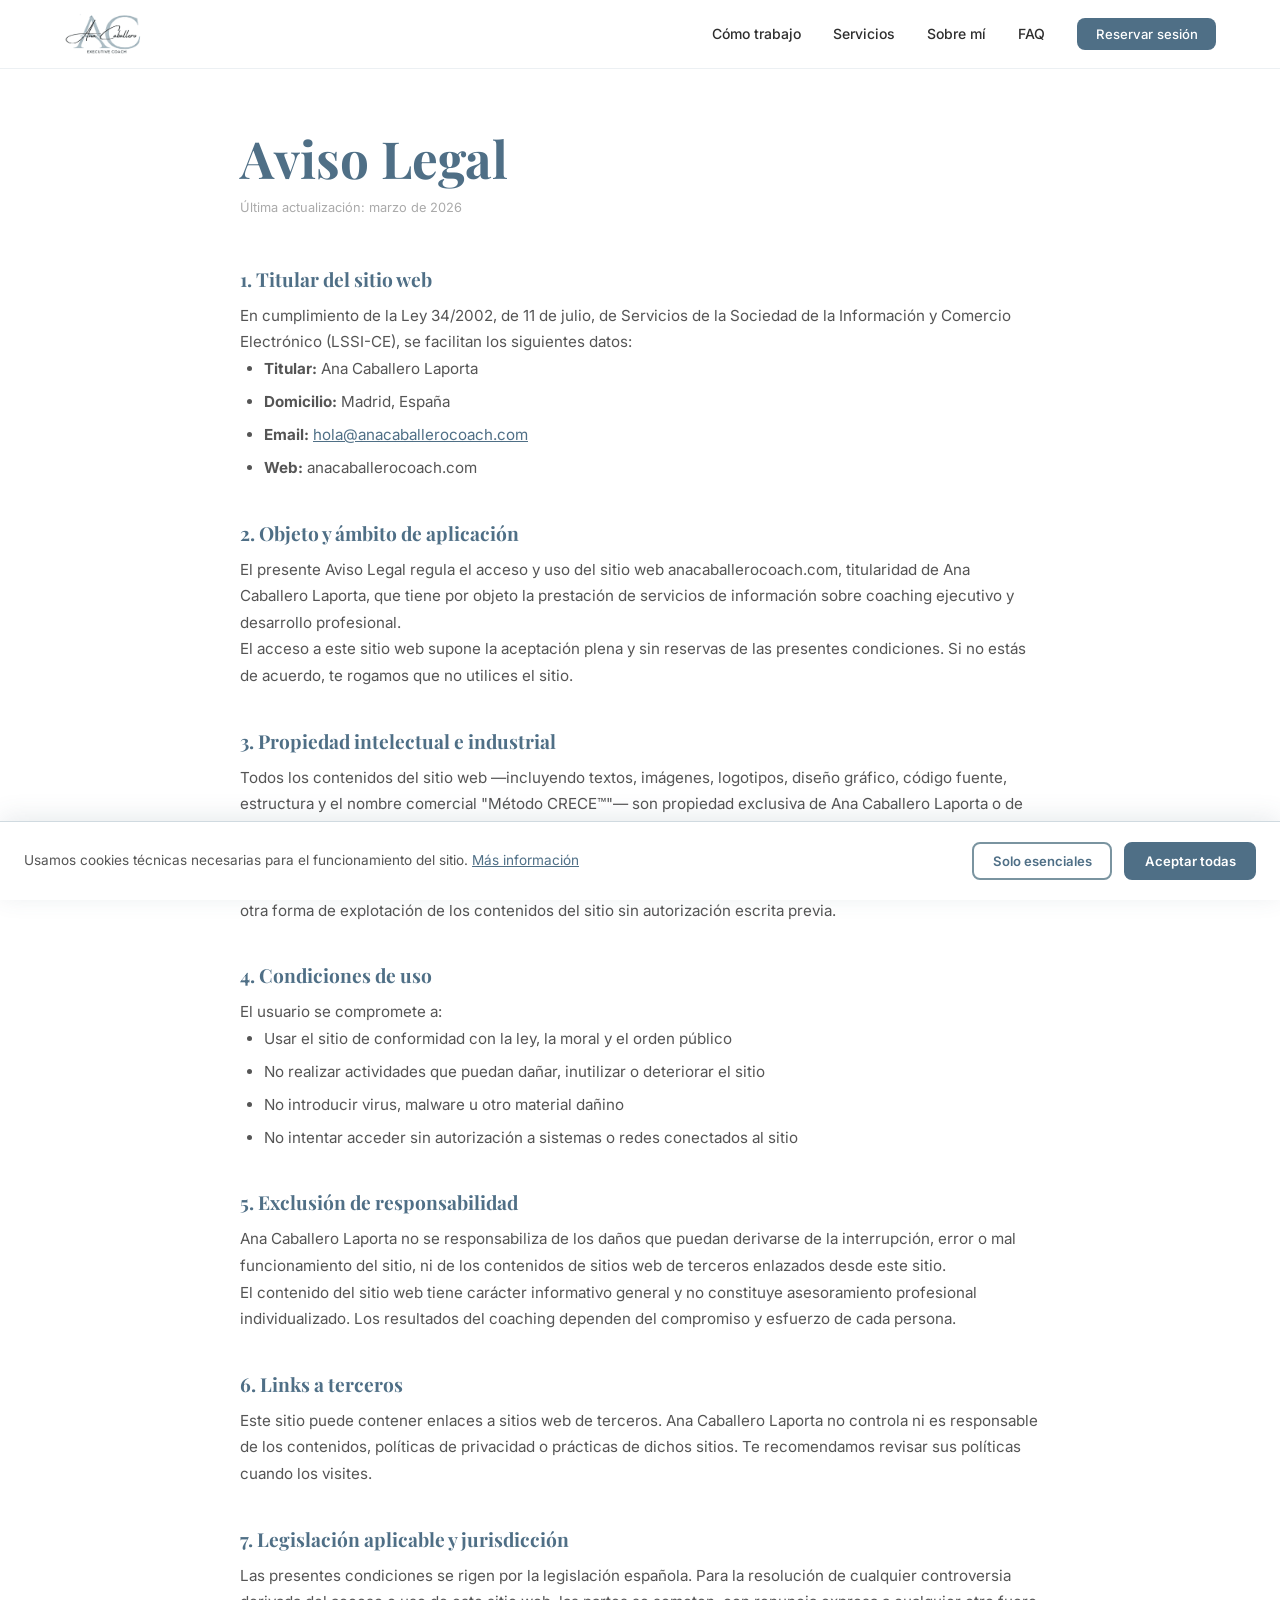
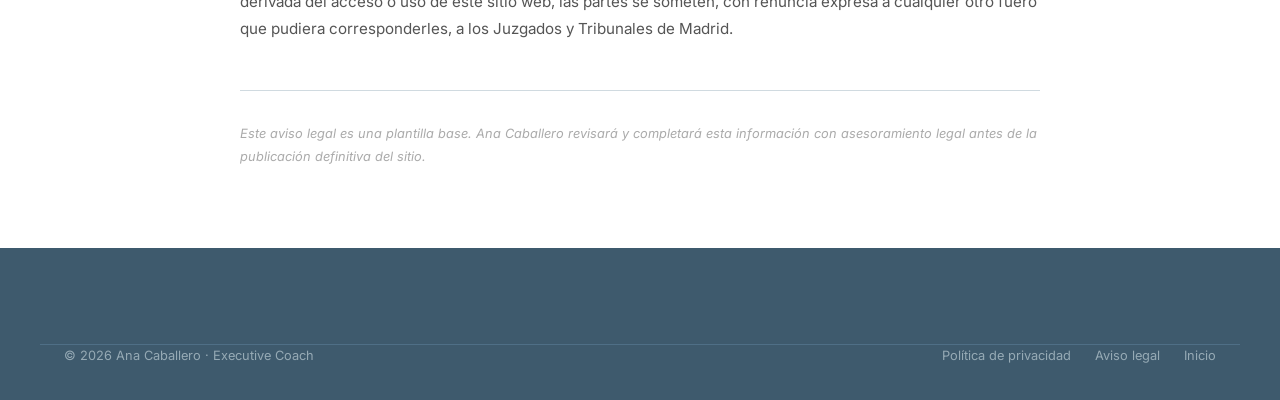
<file: aviso-legal.html>
<!DOCTYPE html>
<html lang="es">
<head>
  <meta charset="UTF-8">
  <meta name="viewport" content="width=device-width, initial-scale=1.0">
  <title>Aviso Legal — Ana Caballero Coach Ejecutiva</title>
  <meta name="description" content="Aviso legal del sitio web de Ana Caballero, coach ejecutiva. Condiciones de uso.">
  <meta name="robots" content="noindex, follow">
  <link rel="canonical" href="https://anacaballerocoach.com/aviso-legal">
  <link rel="preconnect" href="https://fonts.googleapis.com">
  <link rel="preconnect" href="https://fonts.gstatic.com" crossorigin>
  <link href="https://fonts.googleapis.com/css2?family=Playfair+Display:wght@400;600;700&family=Inter:wght@400;500;600&display=swap" rel="stylesheet">
  <link rel="icon" type="image/png" sizes="32x32" href="img/favicon-32.png">
  <link rel="apple-touch-icon" sizes="180x180" href="img/apple-touch-icon.png">
  <link rel="stylesheet" href="css/styles.css">

  <!-- Google Analytics -->
  <script async src="https://www.googletagmanager.com/gtag/js?id=G-NQW7HL3DKE"></script>
  <script>
    window.dataLayer = window.dataLayer || [];
    function gtag(){dataLayer.push(arguments);}
    gtag('js', new Date());
    gtag('config', 'G-NQW7HL3DKE');
  </script>
</head>
<body>

  <!-- NAV -->
  <nav class="nav" id="nav" role="navigation" aria-label="Navegación principal">
    <div class="nav__inner">
      <a href="/" class="nav__logo">
        <img src="img/logo-ana-caballero.png" alt="Ana Caballero — Executive Coach" class="nav__logo-img">
      </a>
      <button class="nav__toggle" id="navToggle" aria-expanded="false" aria-controls="navLinks" aria-label="Abrir menú">
        <span></span><span></span><span></span>
      </button>
      <ul class="nav__links" id="navLinks" role="list">
        <li><a href="/#como-trabajo">Cómo trabajo</a></li>
        <li><a href="/servicios">Servicios</a></li>
        <li><a href="/sobre-mi">Sobre mí</a></li>
        <li><a href="/#faq">FAQ</a></li>
        <li><a href="/contacto" class="nav__cta">Reservar sesión</a></li>
      </ul>
    </div>
  </nav>

  <main>
    <div class="legal-page">
      <div class="legal-page__inner">

        <h1>Aviso Legal</h1>
        <p class="updated">Última actualización: marzo de 2026</p>

        <h2>1. Titular del sitio web</h2>
        <p>En cumplimiento de la Ley 34/2002, de 11 de julio, de Servicios de la Sociedad de la Información y Comercio Electrónico (LSSI-CE), se facilitan los siguientes datos:</p>
        <ul>
          <li><strong>Titular:</strong> Ana Caballero Laporta</li>
          <li><strong>Domicilio:</strong> Madrid, España</li>
          <li><strong>Email:</strong> <a href="mailto:hola@anacaballerocoach.com">hola@anacaballerocoach.com</a></li>
          <li><strong>Web:</strong> anacaballerocoach.com</li>
        </ul>

        <h2>2. Objeto y ámbito de aplicación</h2>
        <p>
          El presente Aviso Legal regula el acceso y uso del sitio web anacaballerocoach.com,
          titularidad de Ana Caballero Laporta, que tiene por objeto la prestación de servicios de
          información sobre coaching ejecutivo y desarrollo profesional.
        </p>
        <p>
          El acceso a este sitio web supone la aceptación plena y sin reservas de las presentes condiciones.
          Si no estás de acuerdo, te rogamos que no utilices el sitio.
        </p>

        <h2>3. Propiedad intelectual e industrial</h2>
        <p>
          Todos los contenidos del sitio web —incluyendo textos, imágenes, logotipos, diseño gráfico,
          código fuente, estructura y el nombre comercial "Método CRECE™"— son propiedad exclusiva de
          Ana Caballero Laporta o de terceros que han autorizado su uso, y están protegidos por la
          normativa española e internacional sobre propiedad intelectual e industrial.
        </p>
        <p>
          Queda expresamente prohibida la reproducción, distribución, comunicación pública, transformación
          o cualquier otra forma de explotación de los contenidos del sitio sin autorización escrita previa.
        </p>

        <h2>4. Condiciones de uso</h2>
        <p>El usuario se compromete a:</p>
        <ul>
          <li>Usar el sitio de conformidad con la ley, la moral y el orden público</li>
          <li>No realizar actividades que puedan dañar, inutilizar o deteriorar el sitio</li>
          <li>No introducir virus, malware u otro material dañino</li>
          <li>No intentar acceder sin autorización a sistemas o redes conectados al sitio</li>
        </ul>

        <h2>5. Exclusión de responsabilidad</h2>
        <p>
          Ana Caballero Laporta no se responsabiliza de los daños que puedan derivarse de la interrupción,
          error o mal funcionamiento del sitio, ni de los contenidos de sitios web de terceros enlazados
          desde este sitio.
        </p>
        <p>
          El contenido del sitio web tiene carácter informativo general y no constituye asesoramiento
          profesional individualizado. Los resultados del coaching dependen del compromiso y esfuerzo
          de cada persona.
        </p>

        <h2>6. Links a terceros</h2>
        <p>
          Este sitio puede contener enlaces a sitios web de terceros. Ana Caballero Laporta no controla
          ni es responsable de los contenidos, políticas de privacidad o prácticas de dichos sitios.
          Te recomendamos revisar sus políticas cuando los visites.
        </p>

        <h2>7. Legislación aplicable y jurisdicción</h2>
        <p>
          Las presentes condiciones se rigen por la legislación española. Para la resolución de cualquier
          controversia derivada del acceso o uso de este sitio web, las partes se someten, con renuncia
          expresa a cualquier otro fuero que pudiera corresponderles, a los Juzgados y Tribunales de Madrid.
        </p>

        <div style="margin-top:3rem; padding-top:2rem; border-top:1px solid var(--color-credential-border);">
          <p style="font-size:0.8rem; color:#aaa; font-style:italic;">
            Este aviso legal es una plantilla base. Ana Caballero revisará y completará
            esta información con asesoramiento legal antes de la publicación definitiva del sitio.
          </p>
        </div>

      </div>
    </div>
  </main>

  <!-- FOOTER -->
  <footer class="footer" role="contentinfo">
    <div class="footer__bottom" style="max-width:var(--max-width); margin:2rem auto 0; padding:0 1.5rem;">
      <p>© 2026 Ana Caballero · Executive Coach</p>
      <nav class="footer__bottom-links" aria-label="Enlaces legales">
        <a href="/privacidad">Política de privacidad</a>
        <a href="/aviso-legal" aria-current="page">Aviso legal</a>
        <a href="/">Inicio</a>
      </nav>
    </div>
  </footer>

  <!-- COOKIE BANNER -->
  <div class="cookie-banner" id="cookieBanner" role="dialog" aria-describedby="cookieDesc">
    <div class="cookie-banner__text">
      <p id="cookieDesc">Usamos cookies técnicas necesarias para el funcionamiento del sitio. <a href="/privacidad#cookies">Más información</a></p>
    </div>
    <div class="cookie-banner__actions">
      <button class="btn btn--outline" id="cookieEssential">Solo esenciales</button>
      <button class="btn btn--primary" id="cookieAccept">Aceptar todas</button>
    </div>
  </div>

  <script src="js/main.js" defer></script>
</body>
</html>
</file>
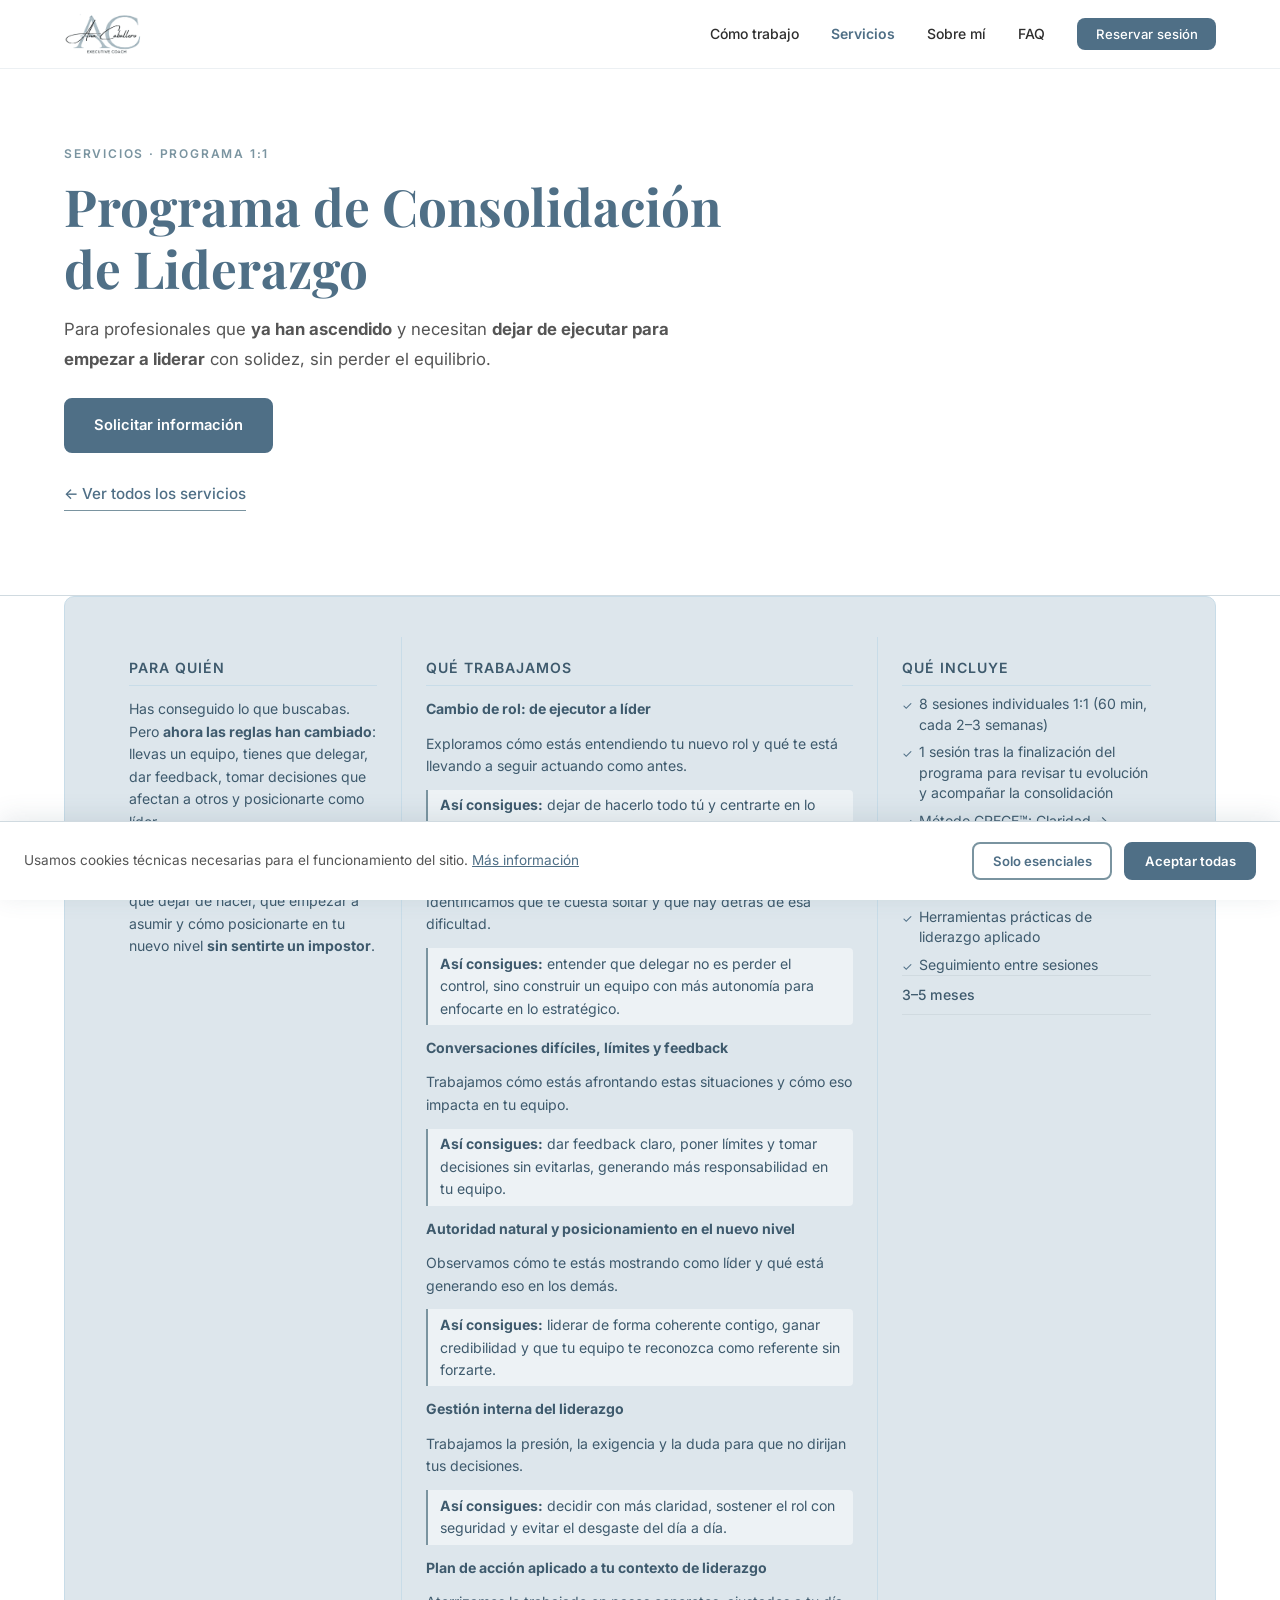
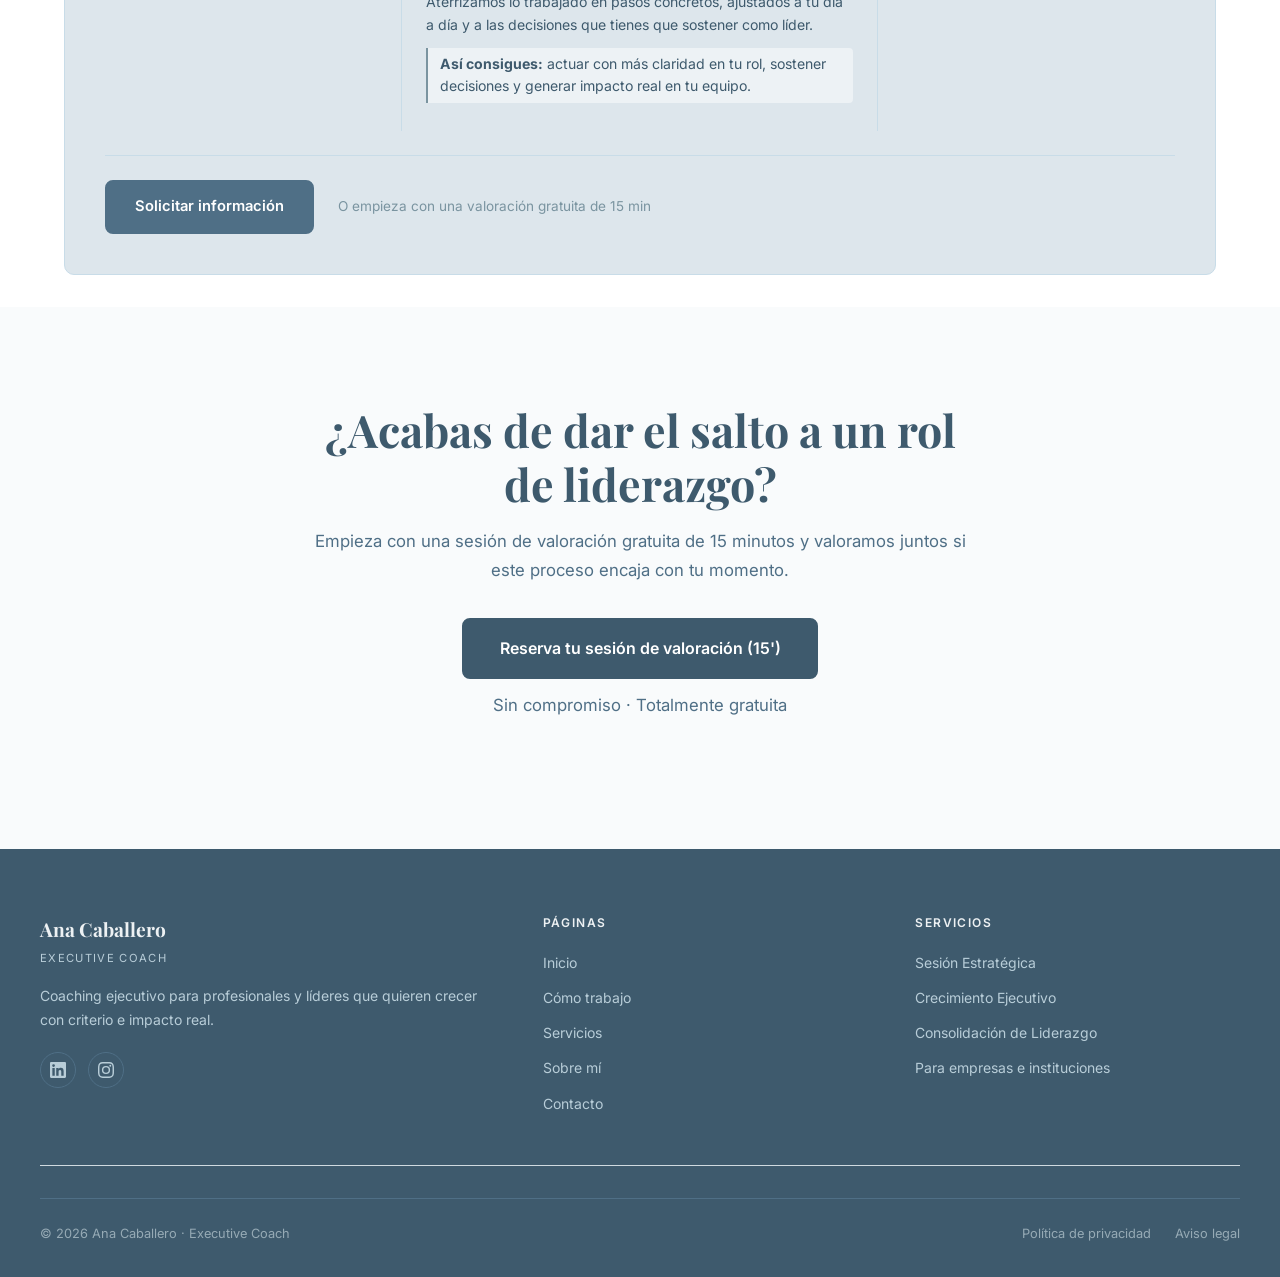
<file: consolidacion-liderazgo.html>
<!DOCTYPE html>
<html lang="es">
<head>
  <meta charset="UTF-8">
  <meta name="viewport" content="width=device-width, initial-scale=1.0">
  <title>Coaching para nuevos managers: de ejecutar a liderar | Ana Caballero</title>
  <meta name="description" content="Coaching ejecutivo 1:1 para profesionales recién promocionados: pasar de ejecutar a liderar, delegar, dar feedback y ganar autoridad natural sin desgaste. 3–5 meses.">
  <meta name="robots" content="index, follow">
  <link rel="canonical" href="https://anacaballerocoach.com/consolidacion-liderazgo">

  <!-- Open Graph -->
  <meta property="og:type" content="website">
  <meta property="og:title" content="Programa de Consolidación de Liderazgo — Ana Caballero">
  <meta property="og:description" content="Coaching ejecutivo 1:1 para liderar tu nuevo nivel con solidez y sin desgaste.">
  <meta property="og:url" content="https://anacaballerocoach.com/consolidacion-liderazgo">
  <meta property="og:image" content="https://anacaballerocoach.com/img/ana-sobre-mi.jpg">
  <meta property="og:locale" content="es_ES">
  <meta property="og:site_name" content="Ana Caballero Coach Ejecutiva">

  <!-- Twitter Card -->
  <meta name="twitter:card" content="summary_large_image">
  <meta name="twitter:title" content="Programa de Consolidación de Liderazgo — Ana Caballero">
  <meta name="twitter:description" content="Coaching ejecutivo 1:1 para liderar tu nuevo nivel con solidez y sin desgaste.">
  <meta name="twitter:image" content="https://anacaballerocoach.com/img/ana-sobre-mi.jpg">

  <!-- Favicon -->
  <link rel="icon" href="img/favicon.ico" sizes="any">
  <link rel="icon" type="image/png" sizes="32x32" href="img/favicon-32.png">
  <link rel="icon" type="image/png" sizes="192x192" href="img/favicon-192.png">
  <link rel="icon" type="image/png" sizes="512x512" href="img/favicon-512.png">
  <link rel="apple-touch-icon" sizes="180x180" href="img/apple-touch-icon.png">

  <!-- Fonts -->
  <link rel="preconnect" href="https://fonts.googleapis.com">
  <link rel="preconnect" href="https://fonts.gstatic.com" crossorigin>
  <link href="https://fonts.googleapis.com/css2?family=Playfair+Display:wght@400;600;700&family=Inter:wght@400;500;600&display=swap" rel="stylesheet">

  <!-- CSS -->
  <link rel="stylesheet" href="css/styles.css">

  <!-- Google Analytics -->
  <script async src="https://www.googletagmanager.com/gtag/js?id=G-NQW7HL3DKE"></script>
  <script>
    window.dataLayer = window.dataLayer || [];
    function gtag(){dataLayer.push(arguments);}
    gtag('js', new Date());
    gtag('config', 'G-NQW7HL3DKE');
  </script>

  <!-- Schema JSON-LD -->
  <script type="application/ld+json">
  {
    "@context": "https://schema.org",
    "@type": "Service",
    "name": "Programa de Consolidación de Liderazgo",
    "serviceType": "Coaching ejecutivo — programa individual de liderazgo",
    "description": "Programa de coaching ejecutivo individual de 8 sesiones (3–5 meses) para profesionales recién promocionados que necesitan pasar de ejecutar a liderar: delegación, conversaciones difíciles, autoridad natural y gestión de la presión.",
    "url": "https://anacaballerocoach.com/consolidacion-liderazgo",
    "provider": {
      "@type": "Person",
      "name": "Ana Caballero",
      "jobTitle": "Coach Ejecutiva",
      "url": "https://anacaballerocoach.com"
    },
    "areaServed": {"@type": "Country", "name": "España"},
    "audience": {"@type": "Audience", "audienceType": "Líderes recién promocionados y mandos intermedios"}
  }
  </script>
  <script type="application/ld+json">
  {
    "@context": "https://schema.org",
    "@type": "BreadcrumbList",
    "itemListElement": [
      {"@type": "ListItem", "position": 1, "name": "Inicio", "item": "https://anacaballerocoach.com/"},
      {"@type": "ListItem", "position": 2, "name": "Servicios", "item": "https://anacaballerocoach.com/servicios"},
      {"@type": "ListItem", "position": 3, "name": "Consolidación de Liderazgo", "item": "https://anacaballerocoach.com/consolidacion-liderazgo"}
    ]
  }
  </script>
</head>
<body>

  <!-- NAV -->
  <nav class="nav" id="nav" role="navigation" aria-label="Navegación principal">
    <div class="nav__inner">
      <a href="/" class="nav__logo" aria-label="Ana Caballero Coach — inicio">
        <img src="img/logo-ana-caballero.png" alt="Ana Caballero — Executive Coach" class="nav__logo-img">
      </a>
      <button class="nav__toggle" id="navToggle" aria-expanded="false" aria-controls="navLinks" aria-label="Abrir menú">
        <span></span><span></span><span></span>
      </button>
      <ul class="nav__links" id="navLinks" role="list">
        <li><a href="/#como-trabajo">Cómo trabajo</a></li>
        <li><a href="/servicios" aria-current="page">Servicios</a></li>
        <li><a href="/sobre-mi">Sobre mí</a></li>
        <li><a href="/#faq">FAQ</a></li>
        <li><a href="/contacto" class="nav__cta">Reservar sesión</a></li>
      </ul>
    </div>
  </nav>

  <main>

    <!-- CABECERA -->
    <section class="servicios-page__hero">
      <div class="container">
        <span class="eyebrow">Servicios · Programa 1:1</span>
        <h1>Programa de Consolidación de Liderazgo</h1>
        <p class="servicios-page__intro">Para profesionales que <strong>ya han ascendido</strong> y necesitan <strong>dejar de ejecutar para empezar a liderar</strong> con solidez, sin perder el equilibrio.</p>
        <p style="margin-top:1.5rem;">
          <a href="/contacto" class="btn btn--primary">Solicitar información</a>
        </p>
        <p style="margin-top:1rem;"><a href="/servicios" class="sobre__link-more">← Ver todos los servicios</a></p>
      </div>
    </section>

    <!-- DETALLE -->
    <section class="servicios-page__lista section--white">
      <div class="container">
        <div class="sp__bloque">

          <div class="sp__bloque-body">
            <div class="sp__col">
              <p class="sp__col-label">Para quién</p>
              <p>Has conseguido lo que buscabas. Pero <strong>ahora las reglas han cambiado</strong>: llevas un equipo, tienes que delegar, dar feedback, tomar decisiones que afectan a otros y posicionarte como líder.</p>
              <p>En este programa trabajamos la <strong>transición real de ejecutor a líder</strong>: qué dejar de hacer, qué empezar a asumir y cómo posicionarte en tu nuevo nivel <strong>sin sentirte un impostor</strong>.</p>
            </div>
            <div class="sp__col">
              <p class="sp__col-label">Qué trabajamos</p>

              <p class="sp__subtema"><strong>Cambio de rol: de ejecutor a líder</strong></p>
              <p>Exploramos cómo estás entendiendo tu nuevo rol y qué te está llevando a seguir actuando como antes.</p>
              <p class="sp__asi-consigues"><strong>Así consigues:</strong> dejar de hacerlo todo tú y centrarte en lo que realmente aporta valor en tu posición.</p>

              <p class="sp__subtema"><strong>Delegación y control</strong></p>
              <p>Identificamos qué te cuesta soltar y qué hay detrás de esa dificultad.</p>
              <p class="sp__asi-consigues"><strong>Así consigues:</strong> entender que delegar no es perder el control, sino construir un equipo con más autonomía para enfocarte en lo estratégico.</p>

              <p class="sp__subtema"><strong>Conversaciones difíciles, límites y feedback</strong></p>
              <p>Trabajamos cómo estás afrontando estas situaciones y cómo eso impacta en tu equipo.</p>
              <p class="sp__asi-consigues"><strong>Así consigues:</strong> dar feedback claro, poner límites y tomar decisiones sin evitarlas, generando más responsabilidad en tu equipo.</p>

              <p class="sp__subtema"><strong>Autoridad natural y posicionamiento en el nuevo nivel</strong></p>
              <p>Observamos cómo te estás mostrando como líder y qué está generando eso en los demás.</p>
              <p class="sp__asi-consigues"><strong>Así consigues:</strong> liderar de forma coherente contigo, ganar credibilidad y que tu equipo te reconozca como referente sin forzarte.</p>

              <p class="sp__subtema"><strong>Gestión interna del liderazgo</strong></p>
              <p>Trabajamos la presión, la exigencia y la duda para que no dirijan tus decisiones.</p>
              <p class="sp__asi-consigues"><strong>Así consigues:</strong> decidir con más claridad, sostener el rol con seguridad y evitar el desgaste del día a día.</p>

              <p class="sp__subtema"><strong>Plan de acción aplicado a tu contexto de liderazgo</strong></p>
              <p>Aterrizamos lo trabajado en pasos concretos, ajustados a tu día a día y a las decisiones que tienes que sostener como líder.</p>
              <p class="sp__asi-consigues"><strong>Así consigues:</strong> actuar con más claridad en tu rol, sostener decisiones y generar impacto real en tu equipo.</p>
            </div>
            <div class="sp__col">
              <p class="sp__col-label">Qué incluye</p>
              <ul class="sp__list">
                <li>8 sesiones individuales 1:1 (60 min, cada 2–3 semanas)</li>
                <li>1 sesión tras la finalización del programa para revisar tu evolución y acompañar la consolidación</li>
                <li>Método CRECE™: Claridad → Criterio → Acción</li>
                <li>Análisis de perfil conductual DISC con foco en liderazgo</li>
                <li>Herramientas prácticas de liderazgo aplicado</li>
                <li>Seguimiento entre sesiones</li>
              </ul>
              <p class="sp__duracion">3–5 meses</p>
            </div>
          </div>
          <div class="sp__bloque-footer">
            <a href="/contacto" class="btn btn--primary">Solicitar información</a>
            <span class="sp__microcopy">O empieza con una valoración gratuita de 15 min</span>
          </div>

        </div>
      </div>
    </section>

    <!-- CTA FINAL -->
    <section class="cta-final">
      <div class="cta-final__inner">
        <h2>¿Acabas de dar el salto a un rol de liderazgo?</h2>
        <p>Empieza con una sesión de valoración gratuita de 15 minutos y valoramos juntos si este proceso encaja con tu momento.</p>
        <a href="/contacto" class="btn btn--white btn--lg">Reserva tu sesión de valoración (15')</a>
        <p class="cta-final__microcopy">Sin compromiso · Totalmente gratuita</p>
      </div>
    </section>

  </main>

  <!-- FOOTER -->
  <footer class="footer" role="contentinfo">
    <div class="footer__grid">

      <div class="footer__col">
        <span class="footer__brand-name">Ana Caballero</span>
        <span class="footer__tagline">Executive Coach</span>
        <p class="footer__desc">Coaching ejecutivo para profesionales y líderes que quieren crecer con criterio e impacto real.</p>
        <div class="footer__social" aria-label="Redes sociales">
          <a href="https://www.linkedin.com/in/ana-caballero-laporta/" target="_blank" rel="noopener noreferrer" aria-label="LinkedIn de Ana Caballero">
            <svg xmlns="http://www.w3.org/2000/svg" viewBox="0 0 24 24" fill="currentColor" aria-hidden="true"><path d="M20.447 20.452h-3.554v-5.569c0-1.328-.027-3.037-1.852-3.037-1.853 0-2.136 1.445-2.136 2.939v5.667H9.351V9h3.414v1.561h.046c.477-.9 1.637-1.85 3.37-1.85 3.601 0 4.267 2.37 4.267 5.455v6.286zM5.337 7.433a2.062 2.062 0 01-2.063-2.065 2.064 2.064 0 112.063 2.065zm1.782 13.019H3.555V9h3.564v11.452zM22.225 0H1.771C.792 0 0 .774 0 1.729v20.542C0 23.227.792 24 1.771 24h20.451C23.2 24 24 23.227 24 22.271V1.729C24 .774 23.2 0 22.222 0h.003z"/></svg>
          </a>
          <a href="https://www.instagram.com/anacaballero.coach/" target="_blank" rel="noopener noreferrer" aria-label="Instagram de Ana Caballero">
            <svg xmlns="http://www.w3.org/2000/svg" viewBox="0 0 24 24" fill="currentColor" aria-hidden="true"><path d="M12 2.163c3.204 0 3.584.012 4.85.07 3.252.148 4.771 1.691 4.919 4.919.058 1.265.069 1.645.069 4.849 0 3.205-.012 3.584-.069 4.849-.149 3.225-1.664 4.771-4.919 4.919-1.266.058-1.644.07-4.85.07-3.204 0-3.584-.012-4.849-.07-3.26-.149-4.771-1.699-4.919-4.92-.058-1.265-.07-1.644-.07-4.849 0-3.204.013-3.583.07-4.849.149-3.227 1.664-4.771 4.919-4.919 1.266-.057 1.645-.069 4.849-.069zm0-2.163c-3.259 0-3.667.014-4.947.072-4.358.2-6.78 2.618-6.98 6.98-.059 1.281-.073 1.689-.073 4.948 0 3.259.014 3.668.072 4.948.2 4.358 2.618 6.78 6.98 6.98 1.281.058 1.689.072 4.948.072 3.259 0 3.668-.014 4.948-.072 4.354-.2 6.782-2.618 6.979-6.98.059-1.28.073-1.689.073-4.948 0-3.259-.014-3.667-.072-4.947-.196-4.354-2.617-6.78-6.979-6.98-1.281-.059-1.69-.073-4.949-.073zm0 5.838a6.162 6.162 0 100 12.324 6.162 6.162 0 000-12.324zM12 16a4 4 0 110-8 4 4 0 010 8zm6.406-11.845a1.44 1.44 0 100 2.881 1.44 1.44 0 000-2.881z"/></svg>
          </a>
        </div>
      </div>

      <div class="footer__col">
        <h5>Páginas</h5>
        <ul>
          <li><a href="/">Inicio</a></li>
          <li><a href="/#como-trabajo">Cómo trabajo</a></li>
          <li><a href="/servicios">Servicios</a></li>
          <li><a href="/sobre-mi">Sobre mí</a></li>
          <li><a href="/contacto">Contacto</a></li>
        </ul>
      </div>

      <div class="footer__col">
        <h5>Servicios</h5>
        <ul>
          <li><a href="/sesion-estrategica">Sesión Estratégica</a></li>
          <li><a href="/crecimiento-ejecutivo">Crecimiento Ejecutivo</a></li>
          <li><a href="/consolidacion-liderazgo">Consolidación de Liderazgo</a></li>
          <li><a href="/formacion-empresas">Para empresas e instituciones</a></li>
        </ul>
      </div>

    </div>

    <div class="footer__bottom">
      <p>© 2026 Ana Caballero · Executive Coach</p>
      <nav class="footer__bottom-links" aria-label="Enlaces legales">
        <a href="/privacidad">Política de privacidad</a>
        <a href="/aviso-legal">Aviso legal</a>
      </nav>
    </div>
  </footer>

  <!-- COOKIE BANNER -->
  <div class="cookie-banner" id="cookieBanner" role="dialog" aria-describedby="cookieDesc">
    <div class="cookie-banner__text">
      <p id="cookieDesc">Usamos cookies técnicas necesarias para el funcionamiento del sitio. <a href="/privacidad#cookies">Más información</a></p>
    </div>
    <div class="cookie-banner__actions">
      <button class="btn btn--outline" id="cookieEssential">Solo esenciales</button>
      <button class="btn btn--primary" id="cookieAccept">Aceptar todas</button>
    </div>
  </div>

  <script src="js/main.js" defer></script>
</body>
</html>
</file>
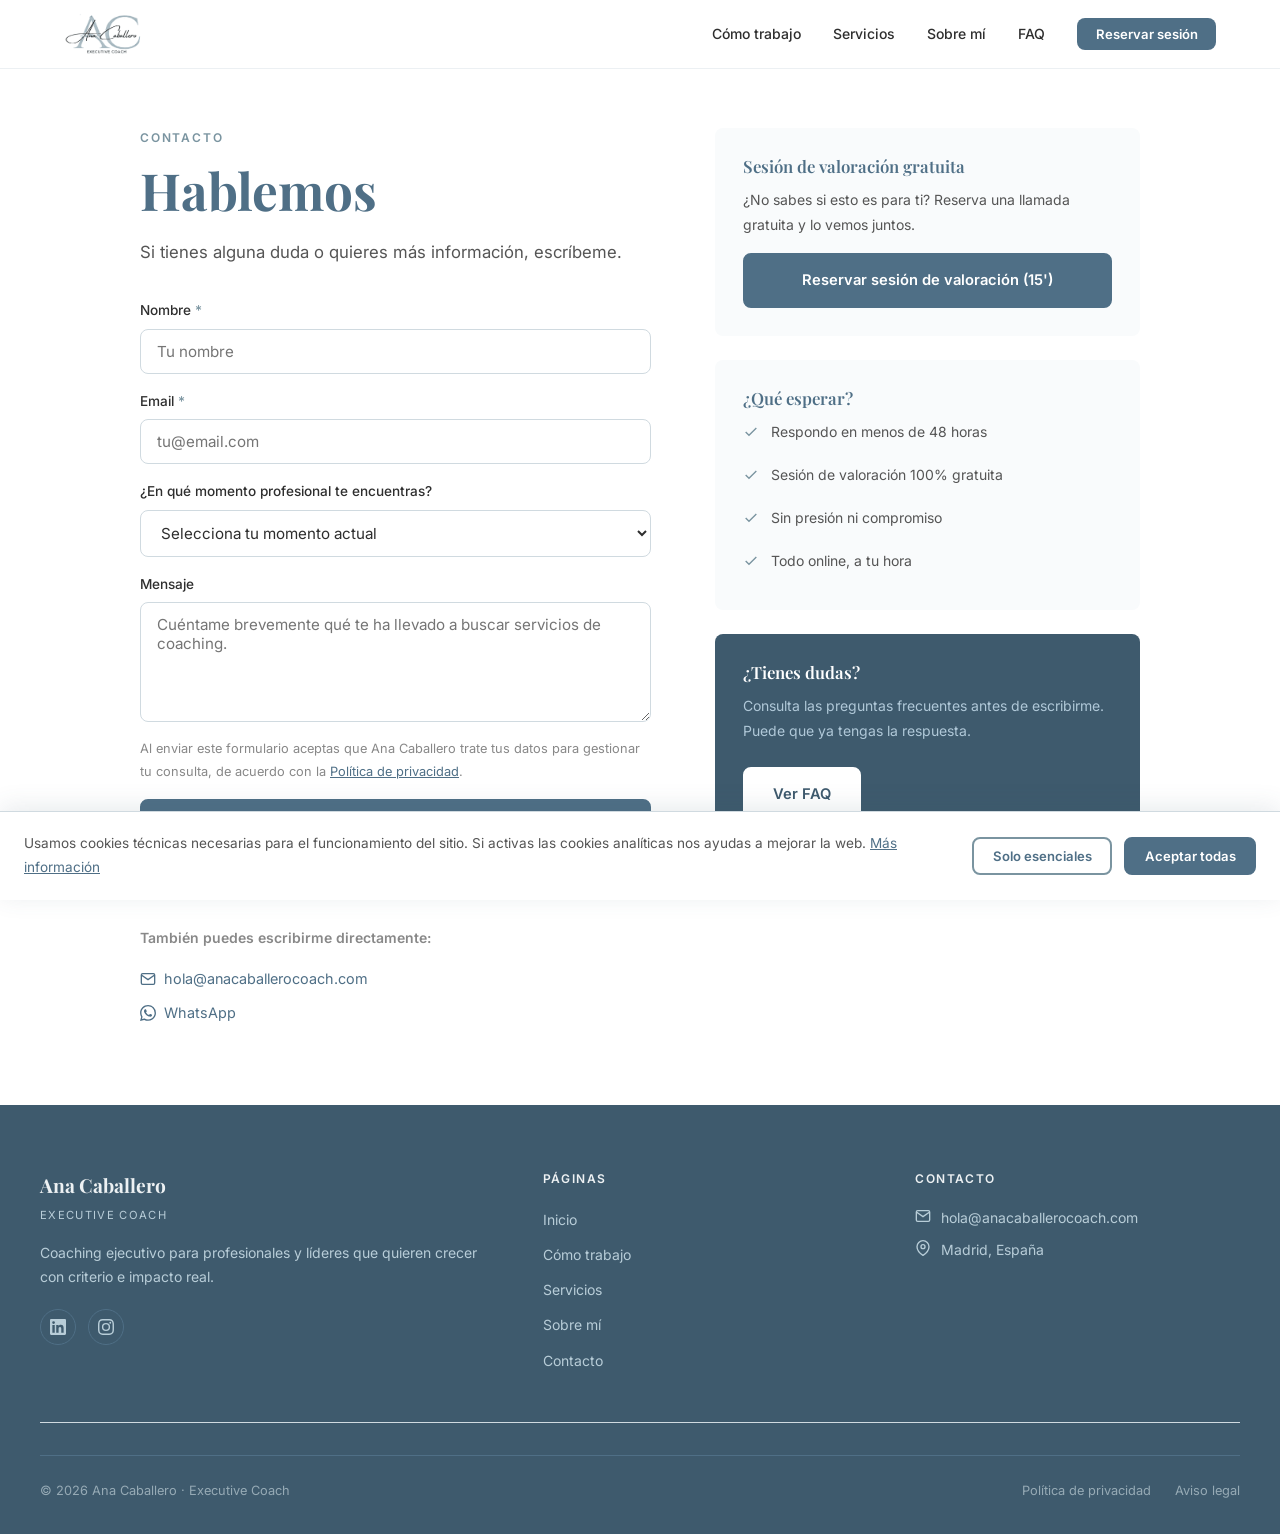
<file: contacto.html>
<!DOCTYPE html>
<html lang="es">
<head>
  <meta charset="UTF-8">
  <meta name="viewport" content="width=device-width, initial-scale=1.0">
  <title>Contacto — Ana Caballero | Coach Ejecutiva</title>
  <meta name="description" content="Reserva tu sesión de valoración gratuita de 15 minutos con Ana Caballero, coach ejecutiva. Sin compromiso.">
  <meta name="robots" content="index, follow">
  <link rel="canonical" href="https://anacaballerocoach.com/contacto">

  <!-- Open Graph -->
  <meta property="og:type" content="website">
  <meta property="og:title" content="Contacto — Ana Caballero | Coach Ejecutiva">
  <meta property="og:description" content="Reserva tu sesión de valoración gratuita de 15 minutos. Sin compromiso.">
  <meta property="og:url" content="https://anacaballerocoach.com/contacto">
  <meta property="og:image" content="https://anacaballerocoach.com/img/ana-sobre-mi.jpg">

  <!-- Favicon -->
  <link rel="icon" type="image/png" sizes="32x32" href="img/favicon-32.png">
  <link rel="icon" type="image/png" sizes="16x16" href="img/favicon-16.png">
  <link rel="apple-touch-icon" sizes="180x180" href="img/apple-touch-icon.png">

  <!-- Fonts -->
  <link rel="preconnect" href="https://fonts.googleapis.com">
  <link rel="preconnect" href="https://fonts.gstatic.com" crossorigin>
  <link href="https://fonts.googleapis.com/css2?family=Playfair+Display:wght@400;600;700&family=Inter:wght@400;500;600&display=swap" rel="stylesheet">

  <!-- CSS -->
  <link rel="stylesheet" href="css/styles.css">

  <!-- Google Analytics -->
  <script async src="https://www.googletagmanager.com/gtag/js?id=G-NQW7HL3DKE"></script>
  <script>
    window.dataLayer = window.dataLayer || [];
    function gtag(){dataLayer.push(arguments);}
    gtag('js', new Date());
    gtag('config', 'G-NQW7HL3DKE');
  </script>

  <script type="application/ld+json">
  {
    "@context": "https://schema.org",
    "@type": "ContactPage",
    "name": "Contacto — Ana Caballero Coach Ejecutiva",
    "url": "https://anacaballerocoach.com/contacto",
    "description": "Formulario de contacto y reserva de sesión de valoración gratuita"
  }
  </script>
</head>
<body>

  <!-- NAV -->
  <nav class="nav" id="nav" role="navigation" aria-label="Navegación principal">
    <div class="nav__inner">
      <a href="/" class="nav__logo" aria-label="Ana Caballero Coach — inicio">
        <img src="img/logo-ana-caballero.png" alt="Ana Caballero — Executive Coach" class="nav__logo-img">
      </a>
      <button class="nav__toggle" id="navToggle" aria-expanded="false" aria-controls="navLinks" aria-label="Abrir menú">
        <span></span><span></span><span></span>
      </button>
      <ul class="nav__links" id="navLinks" role="list">
        <li><a href="/#como-trabajo">Cómo trabajo</a></li>
        <li><a href="/servicios">Servicios</a></li>
        <li><a href="/sobre-mi">Sobre mí</a></li>
        <li><a href="/#faq">FAQ</a></li>
        <li><a href="/contacto" class="nav__cta" aria-current="page">Reservar sesión</a></li>
      </ul>
    </div>
  </nav>

  <main>
    <div class="contacto-page">
      <div class="contacto-page__inner">

        <!-- Formulario -->
        <div>
          <span class="eyebrow">Contacto</span>
          <h1>Hablemos</h1>
          <p class="subtitle">
            Si tienes alguna duda o quieres más información, escríbeme.
          </p>

          <form class="contact-form" id="contactForm" method="POST" action="https://formspree.io/f/mqegqleq" novalidate>

            <div class="form-group">
              <label for="nombre">Nombre <span aria-label="obligatorio" style="color:var(--color-azul-medio)">*</span></label>
              <input type="text" id="nombre" name="nombre" required autocomplete="name" placeholder="Tu nombre">
            </div>

            <div class="form-group">
              <label for="email">Email <span aria-label="obligatorio" style="color:var(--color-azul-medio)">*</span></label>
              <input type="email" id="email" name="email" required autocomplete="email" placeholder="tu@email.com">
            </div>

            <div class="form-group">
              <label for="momento">¿En qué momento profesional te encuentras?</label>
              <select id="momento" name="momento">
                <option value="" disabled selected>Selecciona tu momento actual</option>
                <option value="senales">Señales de cambio — algo no está funcionando</option>
                <option value="decidir">Decidir el siguiente paso</option>
                <option value="preparar">Preparar el siguiente nivel</option>
                <option value="consolidar">Consolidar mi liderazgo</option>
                <option value="empresa">Soy una empresa (coaching corporativo)</option>
                <option value="otro">Otro</option>
              </select>
            </div>

            <div class="form-group">
              <label for="mensaje">Mensaje</label>
              <textarea id="mensaje" name="mensaje" placeholder="Cuéntame brevemente qué te ha llevado a buscar servicios de coaching."></textarea>
            </div>

            <p class="form-consent">
              Al enviar este formulario aceptas que Ana Caballero trate tus datos para gestionar tu consulta,
              de acuerdo con la <a href="/privacidad">Política de privacidad</a>.
            </p>

            <button type="submit" class="btn btn--primary btn--lg">Enviar mensaje</button>

            <div id="formMessage" role="alert" style="display:none; margin-top:1rem; padding:1rem; border-radius:var(--radius); font-size:0.9rem;"></div>

          </form>

          <div style="margin-top:2.5rem; padding-top:2rem; border-top:1px solid var(--color-credential-border);">
            <p style="font-size:0.875rem; color:#888; margin-bottom:1rem; font-weight:600;">También puedes escribirme directamente:</p>
            <div style="display:flex; flex-direction:column; gap:0.6rem;">
              <a href="mailto:hola@anacaballerocoach.com" style="font-size:0.9rem; color:var(--color-azul-gris); display:flex; gap:0.5rem; align-items:center;">
                <svg xmlns="http://www.w3.org/2000/svg" width="16" height="16" viewBox="0 0 24 24" fill="none" stroke="currentColor" stroke-width="2" aria-hidden="true"><path d="M4 4h16c1.1 0 2 .9 2 2v12c0 1.1-.9 2-2 2H4c-1.1 0-2-.9-2-2V6c0-1.1.9-2 2-2z"/><polyline points="22,6 12,13 2,6"/></svg>
                hola@anacaballerocoach.com
              </a>
              <a href="https://wa.me/34630767022" target="_blank" rel="noopener noreferrer" style="font-size:0.9rem; color:var(--color-azul-gris); display:flex; gap:0.5rem; align-items:center;">
                <svg xmlns="http://www.w3.org/2000/svg" width="16" height="16" viewBox="0 0 24 24" fill="currentColor" aria-hidden="true"><path d="M17.472 14.382c-.297-.149-1.758-.867-2.03-.967-.273-.099-.471-.148-.67.15-.197.297-.767.966-.94 1.164-.173.199-.347.223-.644.075-.297-.15-1.255-.463-2.39-1.475-.883-.788-1.48-1.761-1.653-2.059-.173-.297-.018-.458.13-.606.134-.133.298-.347.446-.52.149-.174.198-.298.298-.497.099-.198.05-.371-.025-.52-.075-.149-.669-1.612-.916-2.207-.242-.579-.487-.5-.669-.51-.173-.008-.371-.01-.57-.01-.198 0-.52.074-.792.372-.272.297-1.04 1.016-1.04 2.479 0 1.462 1.065 2.875 1.213 3.074.149.198 2.096 3.2 5.077 4.487.709.306 1.262.489 1.694.625.712.227 1.36.195 1.871.118.571-.085 1.758-.719 2.006-1.413.248-.694.248-1.289.173-1.413-.074-.124-.272-.198-.57-.347m-5.421 7.403h-.004a9.87 9.87 0 01-5.031-1.378l-.361-.214-3.741.982.998-3.648-.235-.374a9.86 9.86 0 01-1.51-5.26c.001-5.45 4.436-9.884 9.888-9.884 2.64 0 5.122 1.03 6.988 2.898a9.825 9.825 0 012.893 6.994c-.003 5.45-4.437 9.884-9.885 9.884m8.413-18.297A11.815 11.815 0 0012.05 0C5.495 0 .16 5.335.157 11.892c0 2.096.547 4.142 1.588 5.945L.057 24l6.305-1.654a11.882 11.882 0 005.683 1.448h.005c6.554 0 11.89-5.335 11.893-11.893a11.821 11.821 0 00-3.48-8.413z"/></svg>
                WhatsApp
              </a>
            </div>
          </div>
        </div>

        <!-- Aside -->
        <div class="contact-aside">
          <div class="contact-aside__box">
            <h3>Sesión de valoración gratuita</h3>
            <p>¿No sabes si esto es para ti? Reserva una llamada gratuita y lo vemos juntos.</p>
            <a href="https://calendly.com/anacaballerolaportacoach/15min" target="_blank" rel="noopener noreferrer" class="btn btn--primary" style="width:100%; justify-content:center;">
              Reservar sesión de valoración (15')
            </a>
          </div>

          <div class="contact-aside__box">
            <h3>¿Qué esperar?</h3>
            <ul style="display:flex; flex-direction:column; gap:0.6rem; margin-top:0.5rem;">
              <li class="contact-aside__item">
                <svg xmlns="http://www.w3.org/2000/svg" width="16" height="16" viewBox="0 0 24 24" fill="none" stroke="currentColor" stroke-width="2" aria-hidden="true"><polyline points="20 6 9 17 4 12"/></svg>
                <span style="font-size:0.875rem; color:#555;">Respondo en menos de 48 horas</span>
              </li>
              <li class="contact-aside__item">
                <svg xmlns="http://www.w3.org/2000/svg" width="16" height="16" viewBox="0 0 24 24" fill="none" stroke="currentColor" stroke-width="2" aria-hidden="true"><polyline points="20 6 9 17 4 12"/></svg>
                <span style="font-size:0.875rem; color:#555;">Sesión de valoración 100% gratuita</span>
              </li>
              <li class="contact-aside__item">
                <svg xmlns="http://www.w3.org/2000/svg" width="16" height="16" viewBox="0 0 24 24" fill="none" stroke="currentColor" stroke-width="2" aria-hidden="true"><polyline points="20 6 9 17 4 12"/></svg>
                <span style="font-size:0.875rem; color:#555;">Sin presión ni compromiso</span>
              </li>
              <li class="contact-aside__item">
                <svg xmlns="http://www.w3.org/2000/svg" width="16" height="16" viewBox="0 0 24 24" fill="none" stroke="currentColor" stroke-width="2" aria-hidden="true"><polyline points="20 6 9 17 4 12"/></svg>
                <span style="font-size:0.875rem; color:#555;">Todo online, a tu hora</span>
              </li>
            </ul>
          </div>

          <div class="contact-aside__box" style="background:var(--color-azul-oscuro); color:var(--color-white);">
            <h3 style="color:var(--color-white);">¿Tienes dudas?</h3>
            <p style="color:#B0C8D8;">Consulta las preguntas frecuentes antes de escribirme. Puede que ya tengas la respuesta.</p>
            <a href="/#faq" class="btn btn--white" style="margin-top:0.5rem;">Ver FAQ</a>
          </div>
        </div>

      </div>
    </div>
  </main>

  <!-- FOOTER -->
  <footer class="footer" role="contentinfo">
    <div class="footer__grid">
      <div class="footer__col">
        <span class="footer__brand-name">Ana Caballero</span>
        <span class="footer__tagline">Executive Coach</span>
        <p class="footer__desc">Coaching ejecutivo para profesionales y líderes que quieren crecer con criterio e impacto real.</p>
        <div class="footer__social" aria-label="Redes sociales">
          <a href="https://www.linkedin.com/in/ana-caballero-laporta/" target="_blank" rel="noopener noreferrer" aria-label="LinkedIn de Ana Caballero">
            <svg xmlns="http://www.w3.org/2000/svg" viewBox="0 0 24 24" fill="currentColor" aria-hidden="true"><path d="M20.447 20.452h-3.554v-5.569c0-1.328-.027-3.037-1.852-3.037-1.853 0-2.136 1.445-2.136 2.939v5.667H9.351V9h3.414v1.561h.046c.477-.9 1.637-1.85 3.37-1.85 3.601 0 4.267 2.37 4.267 5.455v6.286zM5.337 7.433a2.062 2.062 0 01-2.063-2.065 2.064 2.064 0 112.063 2.065zm1.782 13.019H3.555V9h3.564v11.452zM22.225 0H1.771C.792 0 0 .774 0 1.729v20.542C0 23.227.792 24 1.771 24h20.451C23.2 24 24 23.227 24 22.271V1.729C24 .774 23.2 0 22.222 0h.003z"/></svg>
          </a>
          <a href="https://www.instagram.com/anacaballero.coach/" target="_blank" rel="noopener noreferrer" aria-label="Instagram de Ana Caballero">
            <svg xmlns="http://www.w3.org/2000/svg" viewBox="0 0 24 24" fill="currentColor" aria-hidden="true"><path d="M12 2.163c3.204 0 3.584.012 4.85.07 3.252.148 4.771 1.691 4.919 4.919.058 1.265.069 1.645.069 4.849 0 3.205-.012 3.584-.069 4.849-.149 3.225-1.664 4.771-4.919 4.919-1.266.058-1.644.07-4.85.07-3.204 0-3.584-.012-4.849-.07-3.26-.149-4.771-1.699-4.919-4.92-.058-1.265-.07-1.644-.07-4.849 0-3.204.013-3.583.07-4.849.149-3.227 1.664-4.771 4.919-4.919 1.266-.057 1.645-.069 4.849-.069zm0-2.163c-3.259 0-3.667.014-4.947.072-4.358.2-6.78 2.618-6.98 6.98-.059 1.281-.073 1.689-.073 4.948 0 3.259.014 3.668.072 4.948.2 4.358 2.618 6.78 6.98 6.98 1.281.058 1.689.072 4.948.072 3.259 0 3.668-.014 4.948-.072 4.354-.2 6.782-2.618 6.979-6.98.059-1.28.073-1.689.073-4.948 0-3.259-.014-3.667-.072-4.947-.196-4.354-2.617-6.78-6.979-6.98-1.281-.059-1.69-.073-4.949-.073zm0 5.838a6.162 6.162 0 100 12.324 6.162 6.162 0 000-12.324zM12 16a4 4 0 110-8 4 4 0 010 8zm6.406-11.845a1.44 1.44 0 100 2.881 1.44 1.44 0 000-2.881z"/></svg>
          </a>
        </div>
      </div>
      <div class="footer__col">
        <h5>Páginas</h5>
        <ul>
          <li><a href="/">Inicio</a></li>
          <li><a href="/#como-trabajo">Cómo trabajo</a></li>
          <li><a href="/servicios">Servicios</a></li>
          <li><a href="/sobre-mi">Sobre mí</a></li>
          <li><a href="/contacto">Contacto</a></li>
        </ul>
      </div>
      <div class="footer__col">
        <h5>Contacto</h5>
        <div class="footer__contact-item">
          <svg class="footer__contact-icon" xmlns="http://www.w3.org/2000/svg" width="16" height="16" viewBox="0 0 24 24" fill="none" stroke="currentColor" stroke-width="2" aria-hidden="true"><path d="M4 4h16c1.1 0 2 .9 2 2v12c0 1.1-.9 2-2 2H4c-1.1 0-2-.9-2-2V6c0-1.1.9-2 2-2z"/><polyline points="22,6 12,13 2,6"/></svg>
          <a href="mailto:hola@anacaballerocoach.com">hola@anacaballerocoach.com</a>
        </div>
        <div class="footer__contact-item">
          <svg class="footer__contact-icon" xmlns="http://www.w3.org/2000/svg" width="16" height="16" viewBox="0 0 24 24" fill="none" stroke="currentColor" stroke-width="2" aria-hidden="true"><path d="M21 10c0 7-9 13-9 13s-9-6-9-13a9 9 0 0 1 18 0z"/><circle cx="12" cy="10" r="3"/></svg>
          <span>Madrid, España</span>
        </div>
      </div>
    </div>
    <div class="footer__bottom">
      <p>© 2026 Ana Caballero · Executive Coach</p>
      <nav class="footer__bottom-links" aria-label="Enlaces legales">
        <a href="/privacidad">Política de privacidad</a>
        <a href="/aviso-legal">Aviso legal</a>
      </nav>
    </div>
  </footer>

  <!-- COOKIE BANNER -->
  <div class="cookie-banner" id="cookieBanner" role="dialog" aria-labelledby="cookieTitle" aria-describedby="cookieDesc">
    <div class="cookie-banner__text">
      <p id="cookieDesc">Usamos cookies técnicas necesarias para el funcionamiento del sitio. Si activas las cookies analíticas nos ayudas a mejorar la web. <a href="/privacidad#cookies">Más información</a></p>
    </div>
    <div class="cookie-banner__actions">
      <button class="btn btn--outline" id="cookieEssential">Solo esenciales</button>
      <button class="btn btn--primary" id="cookieAccept">Aceptar todas</button>
    </div>
  </div>

  <script src="js/main.js" defer></script>
  <script>
    // Form handling — envía a Formspree y muestra confirmación
    document.getElementById('contactForm').addEventListener('submit', async function(e) {
      e.preventDefault();
      const form = this;
      const msg = document.getElementById('formMessage');
      const btn = form.querySelector('button[type="submit"]');

      btn.disabled = true;
      btn.textContent = 'Enviando…';

      try {
        const response = await fetch('https://formspree.io/f/mqegqleq', {
          method: 'POST',
          body: new FormData(form),
          headers: { 'Accept': 'application/json' }
        });

        if (response.ok) {
          msg.style.display = 'block';
          msg.style.background = 'var(--color-credential-bg)';
          msg.style.color = 'var(--color-azul-gris)';
          msg.style.border = '1px solid var(--color-credential-border)';
          msg.textContent = '¡Mensaje recibido! Te responderé en menos de 48 horas.';
          form.reset();
        } else {
          throw new Error('Error en el envío');
        }
      } catch (err) {
        msg.style.display = 'block';
        msg.style.background = '#fff0f0';
        msg.style.color = '#c0392b';
        msg.style.border = '1px solid #f5c6cb';
        msg.textContent = 'Ha ocurrido un error. Escríbeme directamente a hola@anacaballerocoach.com';
      } finally {
        btn.disabled = false;
        btn.textContent = 'Enviar mensaje';
      }
    });
  </script>
</body>
</html>
</file>
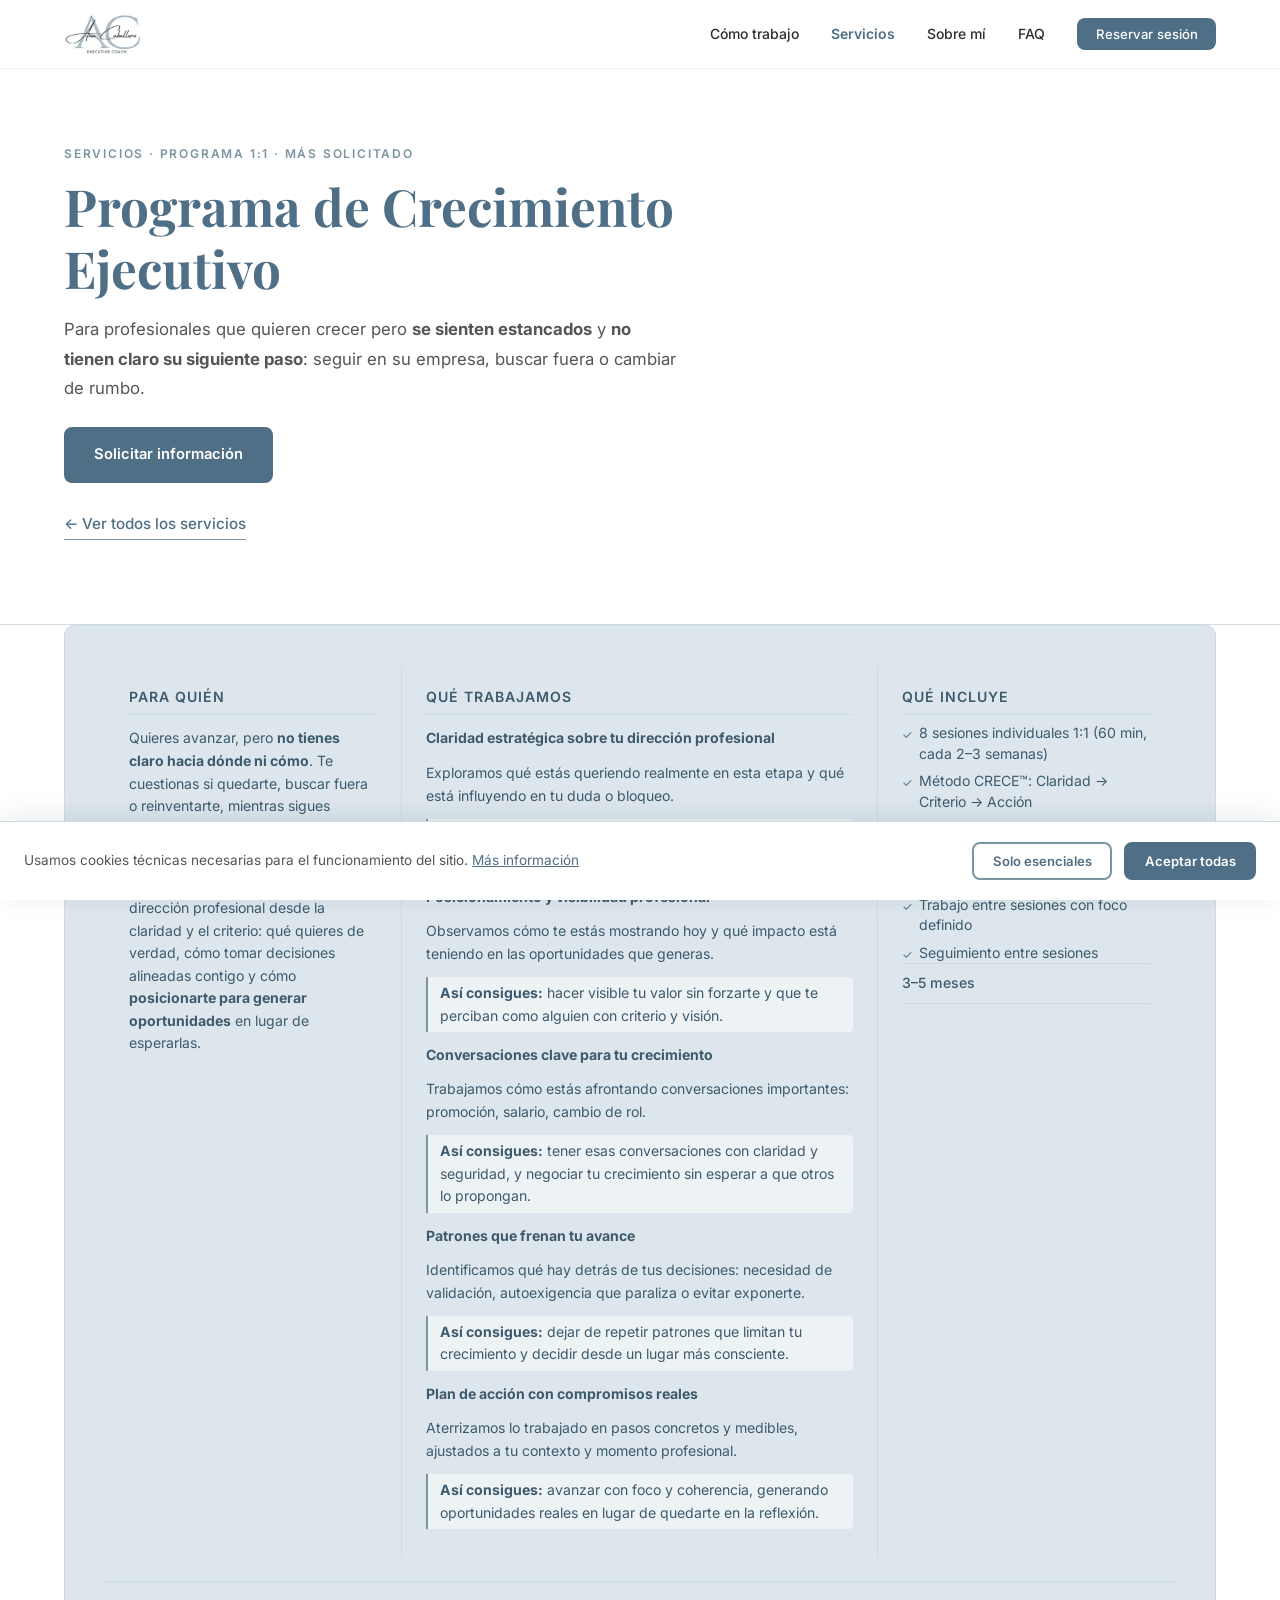
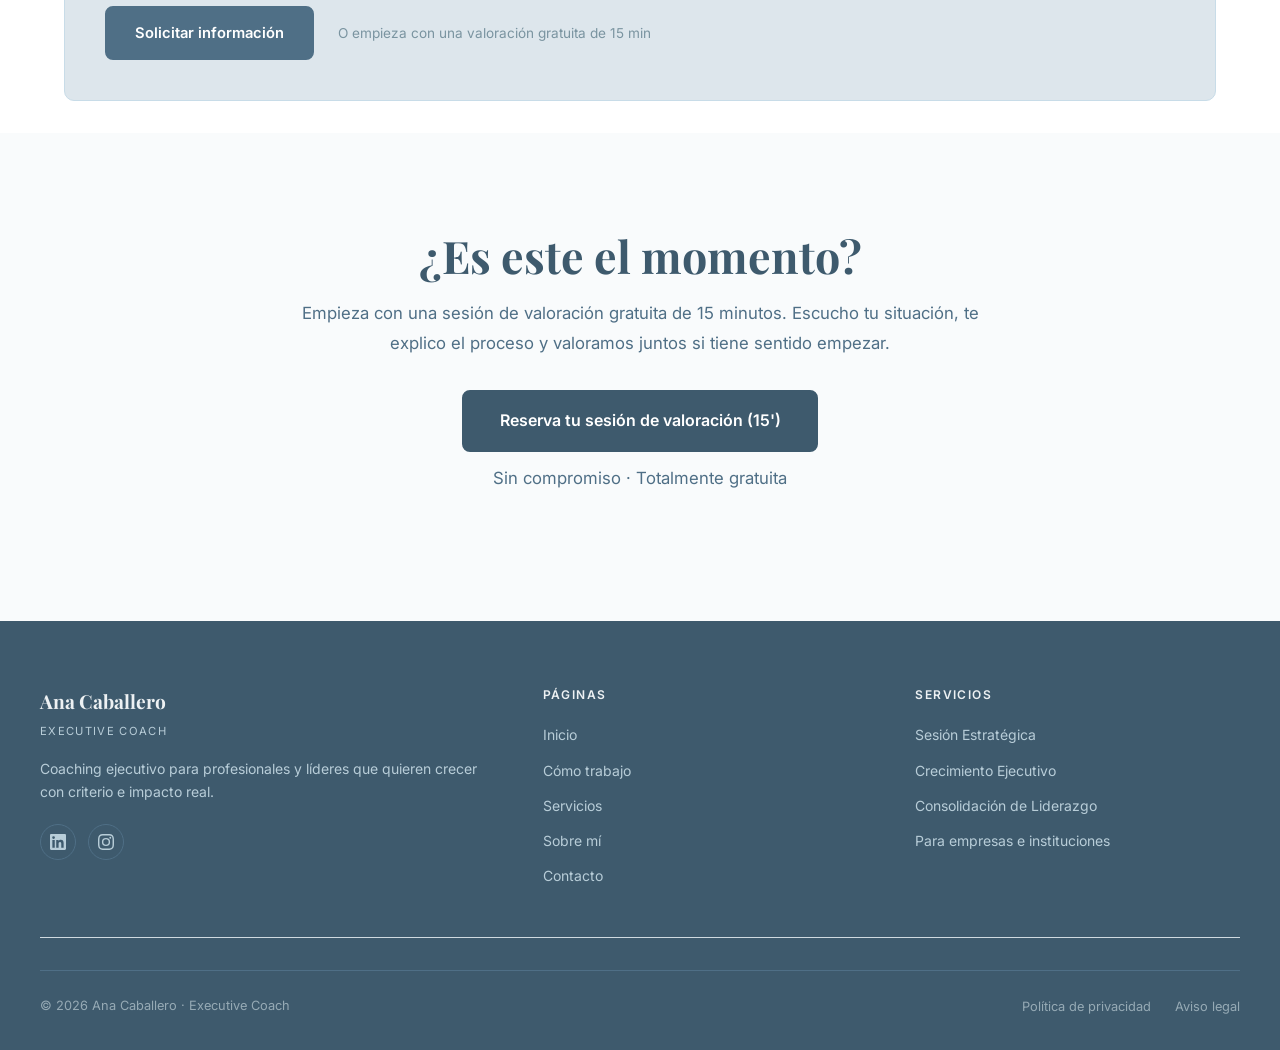
<file: crecimiento-ejecutivo.html>
<!DOCTYPE html>
<html lang="es">
<head>
  <meta charset="UTF-8">
  <meta name="viewport" content="width=device-width, initial-scale=1.0">
  <title>Coaching de carrera para profesionales estancados | Ana Caballero</title>
  <meta name="description" content="Programa de coaching ejecutivo 1:1 para profesionales estancados que no tienen claro su siguiente paso. Claridad estratégica, posicionamiento y plan de acción. 3–5 meses.">
  <meta name="robots" content="index, follow">
  <link rel="canonical" href="https://anacaballerocoach.com/crecimiento-ejecutivo">

  <!-- Open Graph -->
  <meta property="og:type" content="website">
  <meta property="og:title" content="Programa de Crecimiento Ejecutivo — Ana Caballero">
  <meta property="og:description" content="Coaching ejecutivo 1:1 para definir tu siguiente paso profesional y posicionarte para alcanzarlo.">
  <meta property="og:url" content="https://anacaballerocoach.com/crecimiento-ejecutivo">
  <meta property="og:image" content="https://anacaballerocoach.com/img/ana-sobre-mi.jpg">
  <meta property="og:locale" content="es_ES">
  <meta property="og:site_name" content="Ana Caballero Coach Ejecutiva">

  <!-- Twitter Card -->
  <meta name="twitter:card" content="summary_large_image">
  <meta name="twitter:title" content="Programa de Crecimiento Ejecutivo — Ana Caballero">
  <meta name="twitter:description" content="Coaching ejecutivo 1:1 para definir tu siguiente paso profesional y posicionarte para alcanzarlo.">
  <meta name="twitter:image" content="https://anacaballerocoach.com/img/ana-sobre-mi.jpg">

  <!-- Favicon -->
  <link rel="icon" href="img/favicon.ico" sizes="any">
  <link rel="icon" type="image/png" sizes="32x32" href="img/favicon-32.png">
  <link rel="icon" type="image/png" sizes="192x192" href="img/favicon-192.png">
  <link rel="icon" type="image/png" sizes="512x512" href="img/favicon-512.png">
  <link rel="apple-touch-icon" sizes="180x180" href="img/apple-touch-icon.png">

  <!-- Fonts -->
  <link rel="preconnect" href="https://fonts.googleapis.com">
  <link rel="preconnect" href="https://fonts.gstatic.com" crossorigin>
  <link href="https://fonts.googleapis.com/css2?family=Playfair+Display:wght@400;600;700&family=Inter:wght@400;500;600&display=swap" rel="stylesheet">

  <!-- CSS -->
  <link rel="stylesheet" href="css/styles.css">

  <!-- Google Analytics -->
  <script async src="https://www.googletagmanager.com/gtag/js?id=G-NQW7HL3DKE"></script>
  <script>
    window.dataLayer = window.dataLayer || [];
    function gtag(){dataLayer.push(arguments);}
    gtag('js', new Date());
    gtag('config', 'G-NQW7HL3DKE');
  </script>

  <!-- Schema JSON-LD -->
  <script type="application/ld+json">
  {
    "@context": "https://schema.org",
    "@type": "Service",
    "name": "Programa de Crecimiento Ejecutivo",
    "serviceType": "Coaching ejecutivo — programa individual",
    "description": "Programa de coaching ejecutivo individual de 8 sesiones (3–5 meses) para profesionales que quieren crecer pero no tienen claro su siguiente paso. Incluye Método CRECE™, análisis DISC y plan de acción.",
    "url": "https://anacaballerocoach.com/crecimiento-ejecutivo",
    "provider": {
      "@type": "Person",
      "name": "Ana Caballero",
      "jobTitle": "Coach Ejecutiva",
      "url": "https://anacaballerocoach.com"
    },
    "areaServed": {"@type": "Country", "name": "España"},
    "audience": {"@type": "Audience", "audienceType": "Profesionales y mandos intermedios en crecimiento"}
  }
  </script>
  <script type="application/ld+json">
  {
    "@context": "https://schema.org",
    "@type": "BreadcrumbList",
    "itemListElement": [
      {"@type": "ListItem", "position": 1, "name": "Inicio", "item": "https://anacaballerocoach.com/"},
      {"@type": "ListItem", "position": 2, "name": "Servicios", "item": "https://anacaballerocoach.com/servicios"},
      {"@type": "ListItem", "position": 3, "name": "Crecimiento Ejecutivo", "item": "https://anacaballerocoach.com/crecimiento-ejecutivo"}
    ]
  }
  </script>
</head>
<body>

  <!-- NAV -->
  <nav class="nav" id="nav" role="navigation" aria-label="Navegación principal">
    <div class="nav__inner">
      <a href="/" class="nav__logo" aria-label="Ana Caballero Coach — inicio">
        <img src="img/logo-ana-caballero.png" alt="Ana Caballero — Executive Coach" class="nav__logo-img">
      </a>
      <button class="nav__toggle" id="navToggle" aria-expanded="false" aria-controls="navLinks" aria-label="Abrir menú">
        <span></span><span></span><span></span>
      </button>
      <ul class="nav__links" id="navLinks" role="list">
        <li><a href="/#como-trabajo">Cómo trabajo</a></li>
        <li><a href="/servicios" aria-current="page">Servicios</a></li>
        <li><a href="/sobre-mi">Sobre mí</a></li>
        <li><a href="/#faq">FAQ</a></li>
        <li><a href="/contacto" class="nav__cta">Reservar sesión</a></li>
      </ul>
    </div>
  </nav>

  <main>

    <!-- CABECERA -->
    <section class="servicios-page__hero">
      <div class="container">
        <span class="eyebrow">Servicios · Programa 1:1 · Más solicitado</span>
        <h1>Programa de Crecimiento Ejecutivo</h1>
        <p class="servicios-page__intro">Para profesionales que quieren crecer pero <strong>se sienten estancados</strong> y <strong>no tienen claro su siguiente paso</strong>: seguir en su empresa, buscar fuera o cambiar de rumbo.</p>
        <p style="margin-top:1.5rem;">
          <a href="/contacto" class="btn btn--primary">Solicitar información</a>
        </p>
        <p style="margin-top:1rem;"><a href="/servicios" class="sobre__link-more">← Ver todos los servicios</a></p>
      </div>
    </section>

    <!-- DETALLE -->
    <section class="servicios-page__lista section--white">
      <div class="container">
        <div class="sp__bloque sp__bloque--destacado">

          <div class="sp__bloque-body">
            <div class="sp__col">
              <p class="sp__col-label">Para quién</p>
              <p>Quieres avanzar, pero <strong>no tienes claro hacia dónde ni cómo</strong>. Te cuestionas si quedarte, buscar fuera o reinventarte, mientras sigues cumpliendo… pero <strong>sin sentir que realmente estás creciendo</strong>.</p>
              <p>En este programa trabajamos tu dirección profesional desde la claridad y el criterio: qué quieres de verdad, cómo tomar decisiones alineadas contigo y cómo <strong>posicionarte para generar oportunidades</strong> en lugar de esperarlas.</p>
            </div>
            <div class="sp__col">
              <p class="sp__col-label">Qué trabajamos</p>

              <p class="sp__subtema"><strong>Claridad estratégica sobre tu dirección profesional</strong></p>
              <p>Exploramos qué estás queriendo realmente en esta etapa y qué está influyendo en tu duda o bloqueo.</p>
              <p class="sp__asi-consigues"><strong>Así consigues:</strong> tomar decisiones sobre tu crecimiento desde la claridad, no desde la presión, la inercia o el miedo.</p>

              <p class="sp__subtema"><strong>Posicionamiento y visibilidad profesional</strong></p>
              <p>Observamos cómo te estás mostrando hoy y qué impacto está teniendo en las oportunidades que generas.</p>
              <p class="sp__asi-consigues"><strong>Así consigues:</strong> hacer visible tu valor sin forzarte y que te perciban como alguien con criterio y visión.</p>

              <p class="sp__subtema"><strong>Conversaciones clave para tu crecimiento</strong></p>
              <p>Trabajamos cómo estás afrontando conversaciones importantes: promoción, salario, cambio de rol.</p>
              <p class="sp__asi-consigues"><strong>Así consigues:</strong> tener esas conversaciones con claridad y seguridad, y negociar tu crecimiento sin esperar a que otros lo propongan.</p>

              <p class="sp__subtema"><strong>Patrones que frenan tu avance</strong></p>
              <p>Identificamos qué hay detrás de tus decisiones: necesidad de validación, autoexigencia que paraliza o evitar exponerte.</p>
              <p class="sp__asi-consigues"><strong>Así consigues:</strong> dejar de repetir patrones que limitan tu crecimiento y decidir desde un lugar más consciente.</p>

              <p class="sp__subtema"><strong>Plan de acción con compromisos reales</strong></p>
              <p>Aterrizamos lo trabajado en pasos concretos y medibles, ajustados a tu contexto y momento profesional.</p>
              <p class="sp__asi-consigues"><strong>Así consigues:</strong> avanzar con foco y coherencia, generando oportunidades reales en lugar de quedarte en la reflexión.</p>
            </div>
            <div class="sp__col">
              <p class="sp__col-label">Qué incluye</p>
              <ul class="sp__list">
                <li>8 sesiones individuales 1:1 (60 min, cada 2–3 semanas)</li>
                <li>Método CRECE™: Claridad → Criterio → Acción</li>
                <li>Análisis de perfil conductual DISC</li>
                <li>Herramientas prácticas aplicadas a tu contexto real</li>
                <li>Trabajo entre sesiones con foco definido</li>
                <li>Seguimiento entre sesiones</li>
              </ul>
              <p class="sp__duracion">3–5 meses</p>
            </div>
          </div>
          <div class="sp__bloque-footer">
            <a href="/contacto" class="btn btn--primary">Solicitar información</a>
            <span class="sp__microcopy">O empieza con una valoración gratuita de 15 min</span>
          </div>

        </div>
      </div>
    </section>

    <!-- CTA FINAL -->
    <section class="cta-final">
      <div class="cta-final__inner">
        <h2>¿Es este el momento?</h2>
        <p>Empieza con una sesión de valoración gratuita de 15 minutos. Escucho tu situación, te explico el proceso y valoramos juntos si tiene sentido empezar.</p>
        <a href="/contacto" class="btn btn--white btn--lg">Reserva tu sesión de valoración (15')</a>
        <p class="cta-final__microcopy">Sin compromiso · Totalmente gratuita</p>
      </div>
    </section>

  </main>

  <!-- FOOTER -->
  <footer class="footer" role="contentinfo">
    <div class="footer__grid">

      <div class="footer__col">
        <span class="footer__brand-name">Ana Caballero</span>
        <span class="footer__tagline">Executive Coach</span>
        <p class="footer__desc">Coaching ejecutivo para profesionales y líderes que quieren crecer con criterio e impacto real.</p>
        <div class="footer__social" aria-label="Redes sociales">
          <a href="https://www.linkedin.com/in/ana-caballero-laporta/" target="_blank" rel="noopener noreferrer" aria-label="LinkedIn de Ana Caballero">
            <svg xmlns="http://www.w3.org/2000/svg" viewBox="0 0 24 24" fill="currentColor" aria-hidden="true"><path d="M20.447 20.452h-3.554v-5.569c0-1.328-.027-3.037-1.852-3.037-1.853 0-2.136 1.445-2.136 2.939v5.667H9.351V9h3.414v1.561h.046c.477-.9 1.637-1.85 3.37-1.85 3.601 0 4.267 2.37 4.267 5.455v6.286zM5.337 7.433a2.062 2.062 0 01-2.063-2.065 2.064 2.064 0 112.063 2.065zm1.782 13.019H3.555V9h3.564v11.452zM22.225 0H1.771C.792 0 0 .774 0 1.729v20.542C0 23.227.792 24 1.771 24h20.451C23.2 24 24 23.227 24 22.271V1.729C24 .774 23.2 0 22.222 0h.003z"/></svg>
          </a>
          <a href="https://www.instagram.com/anacaballero.coach/" target="_blank" rel="noopener noreferrer" aria-label="Instagram de Ana Caballero">
            <svg xmlns="http://www.w3.org/2000/svg" viewBox="0 0 24 24" fill="currentColor" aria-hidden="true"><path d="M12 2.163c3.204 0 3.584.012 4.85.07 3.252.148 4.771 1.691 4.919 4.919.058 1.265.069 1.645.069 4.849 0 3.205-.012 3.584-.069 4.849-.149 3.225-1.664 4.771-4.919 4.919-1.266.058-1.644.07-4.85.07-3.204 0-3.584-.012-4.849-.07-3.26-.149-4.771-1.699-4.919-4.92-.058-1.265-.07-1.644-.07-4.849 0-3.204.013-3.583.07-4.849.149-3.227 1.664-4.771 4.919-4.919 1.266-.057 1.645-.069 4.849-.069zm0-2.163c-3.259 0-3.667.014-4.947.072-4.358.2-6.78 2.618-6.98 6.98-.059 1.281-.073 1.689-.073 4.948 0 3.259.014 3.668.072 4.948.2 4.358 2.618 6.78 6.98 6.98 1.281.058 1.689.072 4.948.072 3.259 0 3.668-.014 4.948-.072 4.354-.2 6.782-2.618 6.979-6.98.059-1.28.073-1.689.073-4.948 0-3.259-.014-3.667-.072-4.947-.196-4.354-2.617-6.78-6.979-6.98-1.281-.059-1.69-.073-4.949-.073zm0 5.838a6.162 6.162 0 100 12.324 6.162 6.162 0 000-12.324zM12 16a4 4 0 110-8 4 4 0 010 8zm6.406-11.845a1.44 1.44 0 100 2.881 1.44 1.44 0 000-2.881z"/></svg>
          </a>
        </div>
      </div>

      <div class="footer__col">
        <h5>Páginas</h5>
        <ul>
          <li><a href="/">Inicio</a></li>
          <li><a href="/#como-trabajo">Cómo trabajo</a></li>
          <li><a href="/servicios">Servicios</a></li>
          <li><a href="/sobre-mi">Sobre mí</a></li>
          <li><a href="/contacto">Contacto</a></li>
        </ul>
      </div>

      <div class="footer__col">
        <h5>Servicios</h5>
        <ul>
          <li><a href="/sesion-estrategica">Sesión Estratégica</a></li>
          <li><a href="/crecimiento-ejecutivo">Crecimiento Ejecutivo</a></li>
          <li><a href="/consolidacion-liderazgo">Consolidación de Liderazgo</a></li>
          <li><a href="/formacion-empresas">Para empresas e instituciones</a></li>
        </ul>
      </div>

    </div>

    <div class="footer__bottom">
      <p>© 2026 Ana Caballero · Executive Coach</p>
      <nav class="footer__bottom-links" aria-label="Enlaces legales">
        <a href="/privacidad">Política de privacidad</a>
        <a href="/aviso-legal">Aviso legal</a>
      </nav>
    </div>
  </footer>

  <!-- COOKIE BANNER -->
  <div class="cookie-banner" id="cookieBanner" role="dialog" aria-describedby="cookieDesc">
    <div class="cookie-banner__text">
      <p id="cookieDesc">Usamos cookies técnicas necesarias para el funcionamiento del sitio. <a href="/privacidad#cookies">Más información</a></p>
    </div>
    <div class="cookie-banner__actions">
      <button class="btn btn--outline" id="cookieEssential">Solo esenciales</button>
      <button class="btn btn--primary" id="cookieAccept">Aceptar todas</button>
    </div>
  </div>

  <script src="js/main.js" defer></script>
</body>
</html>
</file>
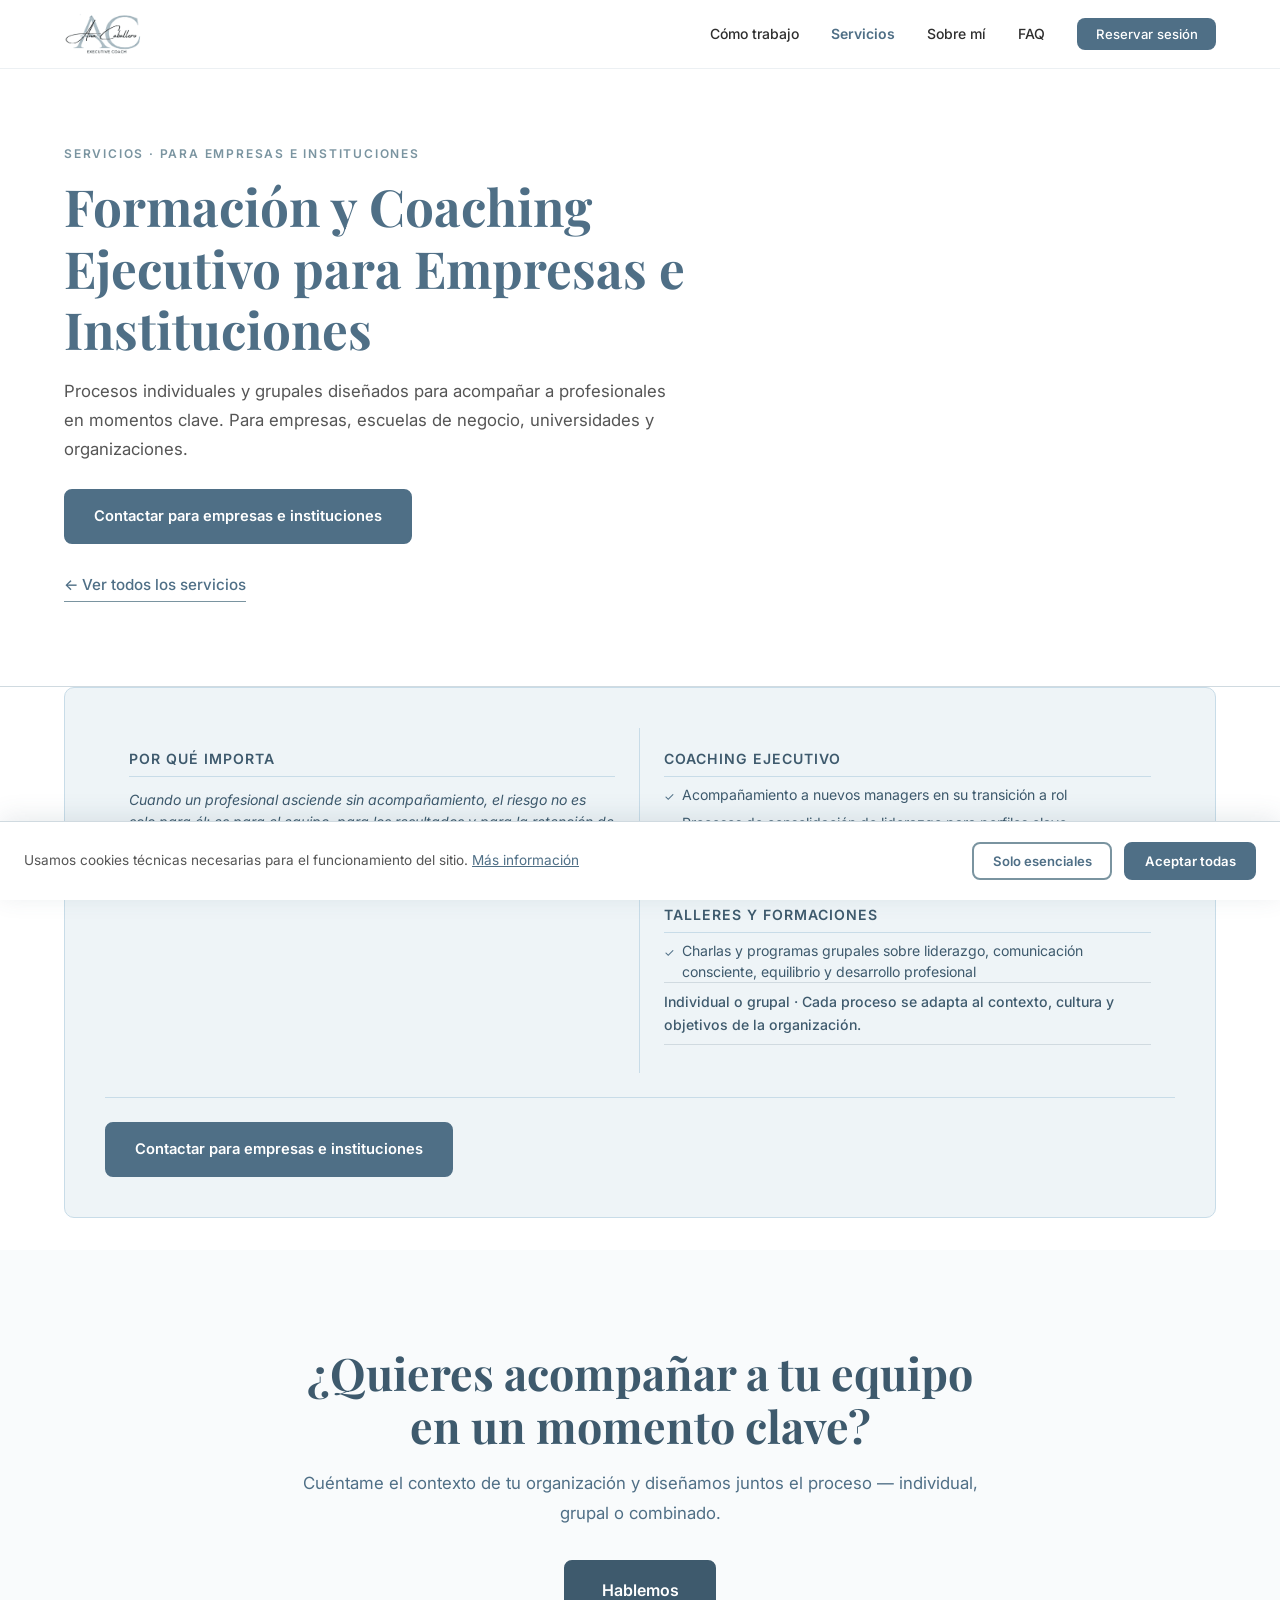
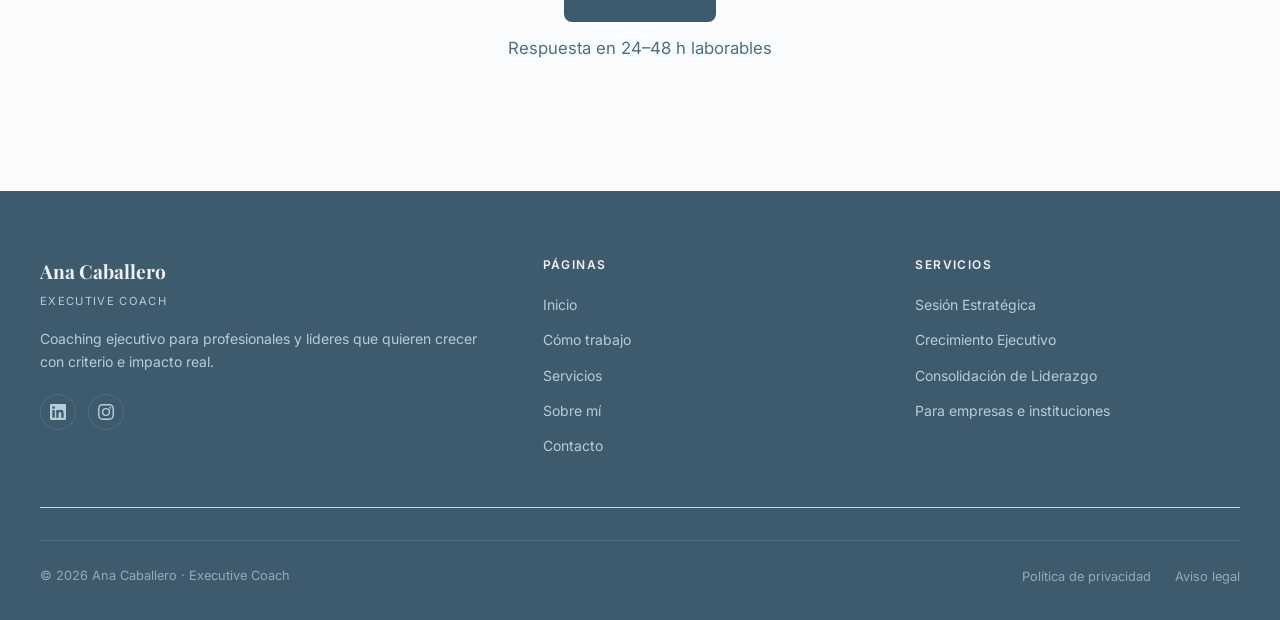
<file: formacion-empresas.html>
<!DOCTYPE html>
<html lang="es">
<head>
  <meta charset="UTF-8">
  <meta name="viewport" content="width=device-width, initial-scale=1.0">
  <title>Coaching ejecutivo y talleres de liderazgo para empresas | Ana Caballero</title>
  <meta name="description" content="Programas de coaching ejecutivo y formación para empresas, escuelas de negocio y universidades: acompañamiento a nuevos managers, consolidación de liderazgo y talleres a medida.">
  <meta name="robots" content="index, follow">
  <link rel="canonical" href="https://anacaballerocoach.com/formacion-empresas">

  <!-- Open Graph -->
  <meta property="og:type" content="website">
  <meta property="og:title" content="Formación y Coaching Ejecutivo para Empresas e Instituciones — Ana Caballero">
  <meta property="og:description" content="Procesos individuales y grupales para acompañar a profesionales en momentos clave dentro de la organización.">
  <meta property="og:url" content="https://anacaballerocoach.com/formacion-empresas">
  <meta property="og:image" content="https://anacaballerocoach.com/img/ana-sobre-mi.jpg">
  <meta property="og:locale" content="es_ES">
  <meta property="og:site_name" content="Ana Caballero Coach Ejecutiva">

  <!-- Twitter Card -->
  <meta name="twitter:card" content="summary_large_image">
  <meta name="twitter:title" content="Formación y Coaching Ejecutivo para Empresas e Instituciones — Ana Caballero">
  <meta name="twitter:description" content="Procesos individuales y grupales para acompañar a profesionales en momentos clave dentro de la organización.">
  <meta name="twitter:image" content="https://anacaballerocoach.com/img/ana-sobre-mi.jpg">

  <!-- Favicon -->
  <link rel="icon" href="img/favicon.ico" sizes="any">
  <link rel="icon" type="image/png" sizes="32x32" href="img/favicon-32.png">
  <link rel="icon" type="image/png" sizes="192x192" href="img/favicon-192.png">
  <link rel="icon" type="image/png" sizes="512x512" href="img/favicon-512.png">
  <link rel="apple-touch-icon" sizes="180x180" href="img/apple-touch-icon.png">

  <!-- Fonts -->
  <link rel="preconnect" href="https://fonts.googleapis.com">
  <link rel="preconnect" href="https://fonts.gstatic.com" crossorigin>
  <link href="https://fonts.googleapis.com/css2?family=Playfair+Display:wght@400;600;700&family=Inter:wght@400;500;600&display=swap" rel="stylesheet">

  <!-- CSS -->
  <link rel="stylesheet" href="css/styles.css">

  <!-- Google Analytics -->
  <script async src="https://www.googletagmanager.com/gtag/js?id=G-NQW7HL3DKE"></script>
  <script>
    window.dataLayer = window.dataLayer || [];
    function gtag(){dataLayer.push(arguments);}
    gtag('js', new Date());
    gtag('config', 'G-NQW7HL3DKE');
  </script>

  <!-- Schema JSON-LD -->
  <script type="application/ld+json">
  {
    "@context": "https://schema.org",
    "@type": "Service",
    "name": "Formación y Coaching Ejecutivo para Empresas e Instituciones",
    "serviceType": "Coaching ejecutivo y formación in-company",
    "description": "Programas individuales y grupales de coaching ejecutivo y formación para empresas, escuelas de negocio, universidades y organizaciones: acompañamiento a nuevos managers, consolidación de liderazgo, coaching patrocinado y talleres a medida.",
    "url": "https://anacaballerocoach.com/formacion-empresas",
    "provider": {
      "@type": "Person",
      "name": "Ana Caballero",
      "jobTitle": "Coach Ejecutiva",
      "url": "https://anacaballerocoach.com"
    },
    "areaServed": {"@type": "Country", "name": "España"},
    "audience": {"@type": "Audience", "audienceType": "Empresas, escuelas de negocio, universidades y organizaciones"}
  }
  </script>
  <script type="application/ld+json">
  {
    "@context": "https://schema.org",
    "@type": "BreadcrumbList",
    "itemListElement": [
      {"@type": "ListItem", "position": 1, "name": "Inicio", "item": "https://anacaballerocoach.com/"},
      {"@type": "ListItem", "position": 2, "name": "Servicios", "item": "https://anacaballerocoach.com/servicios"},
      {"@type": "ListItem", "position": 3, "name": "Para empresas e instituciones", "item": "https://anacaballerocoach.com/formacion-empresas"}
    ]
  }
  </script>
</head>
<body>

  <!-- NAV -->
  <nav class="nav" id="nav" role="navigation" aria-label="Navegación principal">
    <div class="nav__inner">
      <a href="/" class="nav__logo" aria-label="Ana Caballero Coach — inicio">
        <img src="img/logo-ana-caballero.png" alt="Ana Caballero — Executive Coach" class="nav__logo-img">
      </a>
      <button class="nav__toggle" id="navToggle" aria-expanded="false" aria-controls="navLinks" aria-label="Abrir menú">
        <span></span><span></span><span></span>
      </button>
      <ul class="nav__links" id="navLinks" role="list">
        <li><a href="/#como-trabajo">Cómo trabajo</a></li>
        <li><a href="/servicios" aria-current="page">Servicios</a></li>
        <li><a href="/sobre-mi">Sobre mí</a></li>
        <li><a href="/#faq">FAQ</a></li>
        <li><a href="/contacto" class="nav__cta">Reservar sesión</a></li>
      </ul>
    </div>
  </nav>

  <main>

    <!-- CABECERA -->
    <section class="servicios-page__hero">
      <div class="container">
        <span class="eyebrow">Servicios · Para empresas e instituciones</span>
        <h1>Formación y Coaching Ejecutivo para Empresas e Instituciones</h1>
        <p class="servicios-page__intro">Procesos individuales y grupales diseñados para acompañar a profesionales en momentos clave. Para empresas, escuelas de negocio, universidades y organizaciones.</p>
        <p style="margin-top:1.5rem;">
          <a href="/contacto" class="btn btn--primary">Contactar para empresas e instituciones</a>
        </p>
        <p style="margin-top:1rem;"><a href="/servicios" class="sobre__link-more">← Ver todos los servicios</a></p>
      </div>
    </section>

    <!-- DETALLE -->
    <section class="servicios-page__lista section--white">
      <div class="container">
        <div class="sp__bloque sp__bloque--org">

          <div class="sp__bloque-body sp__bloque-body--org">
            <div class="sp__col">
              <p class="sp__col-label">Por qué importa</p>
              <p><em>Cuando un profesional asciende sin acompañamiento, el riesgo no es solo para él: es para el equipo, para los resultados y para la retención de talento.</em></p>
            </div>
            <div class="sp__col">
              <p class="sp__col-label">Coaching ejecutivo</p>
              <ul class="sp__list">
                <li>Acompañamiento a nuevos managers en su transición a rol</li>
                <li>Procesos de consolidación de liderazgo para perfiles clave</li>
                <li>Coaching ejecutivo patrocinado por la empresa</li>
                <li>Programas de crecimiento profesional para talento con alto potencial</li>
              </ul>
              <p class="sp__col-label" style="margin-top:1rem;">Talleres y formaciones</p>
              <ul class="sp__list">
                <li>Charlas y programas grupales sobre liderazgo, comunicación consciente, equilibrio y desarrollo profesional</li>
              </ul>
              <p class="sp__duracion">Individual o grupal · Cada proceso se adapta al contexto, cultura y objetivos de la organización.</p>
            </div>
          </div>
          <div class="sp__bloque-footer">
            <a href="/contacto" class="btn btn--primary">Contactar para empresas e instituciones</a>
          </div>

        </div>
      </div>
    </section>

    <!-- CTA FINAL -->
    <section class="cta-final">
      <div class="cta-final__inner">
        <h2>¿Quieres acompañar a tu equipo en un momento clave?</h2>
        <p>Cuéntame el contexto de tu organización y diseñamos juntos el proceso — individual, grupal o combinado.</p>
        <a href="/contacto" class="btn btn--white btn--lg">Hablemos</a>
        <p class="cta-final__microcopy">Respuesta en 24–48 h laborables</p>
      </div>
    </section>

  </main>

  <!-- FOOTER -->
  <footer class="footer" role="contentinfo">
    <div class="footer__grid">

      <div class="footer__col">
        <span class="footer__brand-name">Ana Caballero</span>
        <span class="footer__tagline">Executive Coach</span>
        <p class="footer__desc">Coaching ejecutivo para profesionales y líderes que quieren crecer con criterio e impacto real.</p>
        <div class="footer__social" aria-label="Redes sociales">
          <a href="https://www.linkedin.com/in/ana-caballero-laporta/" target="_blank" rel="noopener noreferrer" aria-label="LinkedIn de Ana Caballero">
            <svg xmlns="http://www.w3.org/2000/svg" viewBox="0 0 24 24" fill="currentColor" aria-hidden="true"><path d="M20.447 20.452h-3.554v-5.569c0-1.328-.027-3.037-1.852-3.037-1.853 0-2.136 1.445-2.136 2.939v5.667H9.351V9h3.414v1.561h.046c.477-.9 1.637-1.85 3.37-1.85 3.601 0 4.267 2.37 4.267 5.455v6.286zM5.337 7.433a2.062 2.062 0 01-2.063-2.065 2.064 2.064 0 112.063 2.065zm1.782 13.019H3.555V9h3.564v11.452zM22.225 0H1.771C.792 0 0 .774 0 1.729v20.542C0 23.227.792 24 1.771 24h20.451C23.2 24 24 23.227 24 22.271V1.729C24 .774 23.2 0 22.222 0h.003z"/></svg>
          </a>
          <a href="https://www.instagram.com/anacaballero.coach/" target="_blank" rel="noopener noreferrer" aria-label="Instagram de Ana Caballero">
            <svg xmlns="http://www.w3.org/2000/svg" viewBox="0 0 24 24" fill="currentColor" aria-hidden="true"><path d="M12 2.163c3.204 0 3.584.012 4.85.07 3.252.148 4.771 1.691 4.919 4.919.058 1.265.069 1.645.069 4.849 0 3.205-.012 3.584-.069 4.849-.149 3.225-1.664 4.771-4.919 4.919-1.266.058-1.644.07-4.85.07-3.204 0-3.584-.012-4.849-.07-3.26-.149-4.771-1.699-4.919-4.92-.058-1.265-.07-1.644-.07-4.849 0-3.204.013-3.583.07-4.849.149-3.227 1.664-4.771 4.919-4.919 1.266-.057 1.645-.069 4.849-.069zm0-2.163c-3.259 0-3.667.014-4.947.072-4.358.2-6.78 2.618-6.98 6.98-.059 1.281-.073 1.689-.073 4.948 0 3.259.014 3.668.072 4.948.2 4.358 2.618 6.78 6.98 6.98 1.281.058 1.689.072 4.948.072 3.259 0 3.668-.014 4.948-.072 4.354-.2 6.782-2.618 6.979-6.98.059-1.28.073-1.689.073-4.948 0-3.259-.014-3.667-.072-4.947-.196-4.354-2.617-6.78-6.979-6.98-1.281-.059-1.69-.073-4.949-.073zm0 5.838a6.162 6.162 0 100 12.324 6.162 6.162 0 000-12.324zM12 16a4 4 0 110-8 4 4 0 010 8zm6.406-11.845a1.44 1.44 0 100 2.881 1.44 1.44 0 000-2.881z"/></svg>
          </a>
        </div>
      </div>

      <div class="footer__col">
        <h5>Páginas</h5>
        <ul>
          <li><a href="/">Inicio</a></li>
          <li><a href="/#como-trabajo">Cómo trabajo</a></li>
          <li><a href="/servicios">Servicios</a></li>
          <li><a href="/sobre-mi">Sobre mí</a></li>
          <li><a href="/contacto">Contacto</a></li>
        </ul>
      </div>

      <div class="footer__col">
        <h5>Servicios</h5>
        <ul>
          <li><a href="/sesion-estrategica">Sesión Estratégica</a></li>
          <li><a href="/crecimiento-ejecutivo">Crecimiento Ejecutivo</a></li>
          <li><a href="/consolidacion-liderazgo">Consolidación de Liderazgo</a></li>
          <li><a href="/formacion-empresas">Para empresas e instituciones</a></li>
        </ul>
      </div>

    </div>

    <div class="footer__bottom">
      <p>© 2026 Ana Caballero · Executive Coach</p>
      <nav class="footer__bottom-links" aria-label="Enlaces legales">
        <a href="/privacidad">Política de privacidad</a>
        <a href="/aviso-legal">Aviso legal</a>
      </nav>
    </div>
  </footer>

  <!-- COOKIE BANNER -->
  <div class="cookie-banner" id="cookieBanner" role="dialog" aria-describedby="cookieDesc">
    <div class="cookie-banner__text">
      <p id="cookieDesc">Usamos cookies técnicas necesarias para el funcionamiento del sitio. <a href="/privacidad#cookies">Más información</a></p>
    </div>
    <div class="cookie-banner__actions">
      <button class="btn btn--outline" id="cookieEssential">Solo esenciales</button>
      <button class="btn btn--primary" id="cookieAccept">Aceptar todas</button>
    </div>
  </div>

  <script src="js/main.js" defer></script>
</body>
</html>
</file>
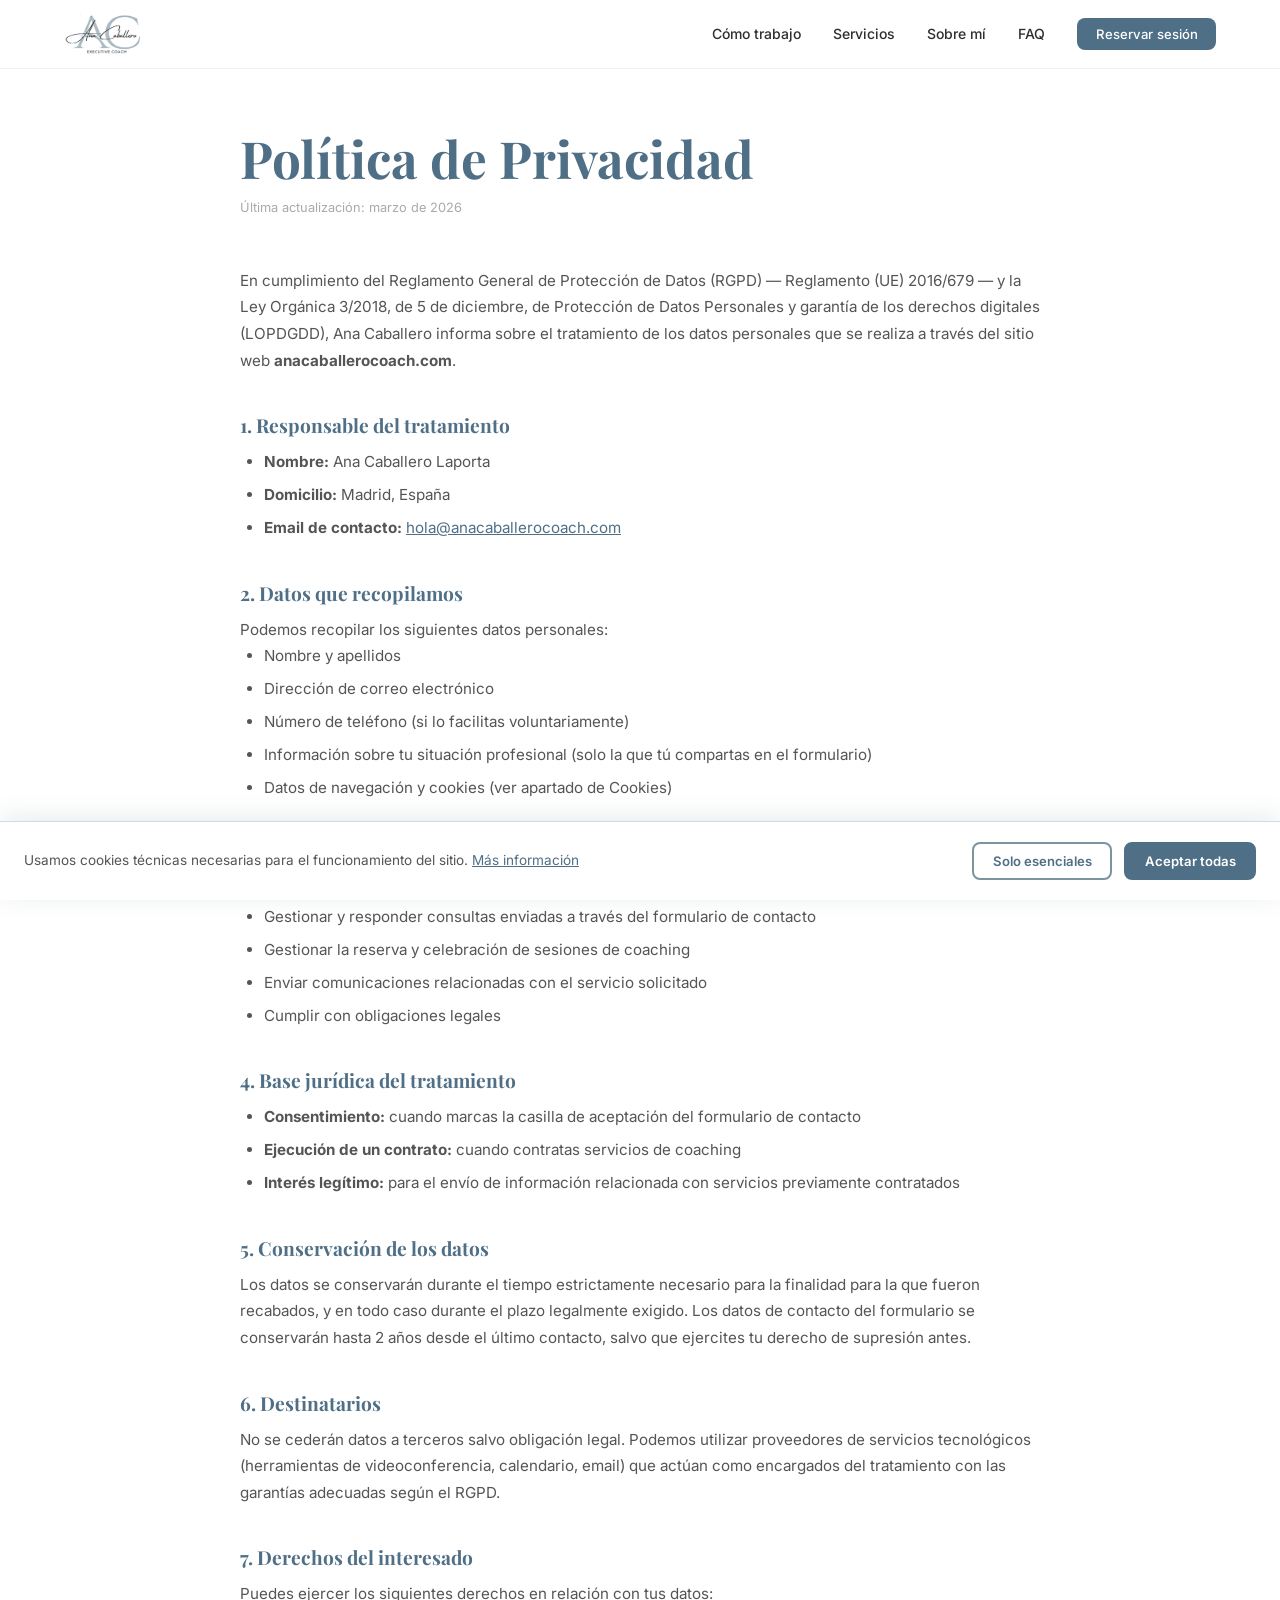
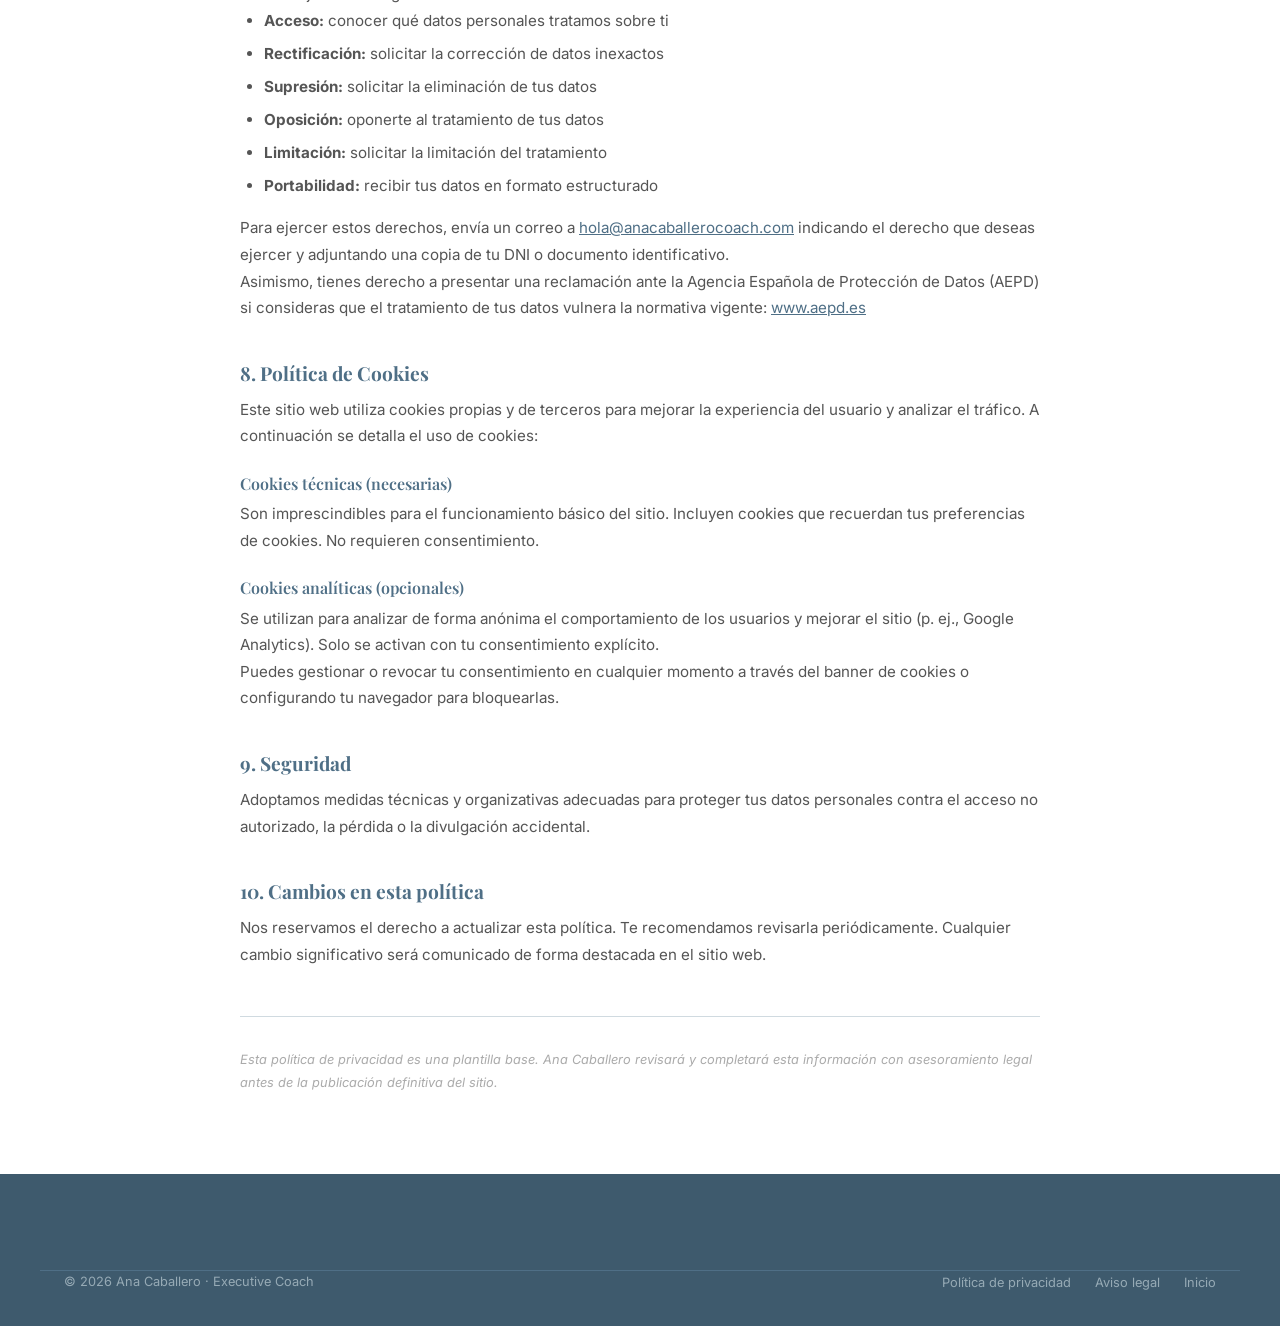
<file: privacidad.html>
<!DOCTYPE html>
<html lang="es">
<head>
  <meta charset="UTF-8">
  <meta name="viewport" content="width=device-width, initial-scale=1.0">
  <title>Política de Privacidad — Ana Caballero Coach Ejecutiva</title>
  <meta name="description" content="Política de privacidad de Ana Caballero Coach Ejecutiva. Información sobre el tratamiento de datos personales.">
  <meta name="robots" content="noindex, follow">
  <link rel="canonical" href="https://anacaballerocoach.com/privacidad">
  <link rel="preconnect" href="https://fonts.googleapis.com">
  <link rel="preconnect" href="https://fonts.gstatic.com" crossorigin>
  <link href="https://fonts.googleapis.com/css2?family=Playfair+Display:wght@400;600;700&family=Inter:wght@400;500;600&display=swap" rel="stylesheet">
  <link rel="icon" type="image/png" sizes="32x32" href="img/favicon-32.png">
  <link rel="apple-touch-icon" sizes="180x180" href="img/apple-touch-icon.png">
  <link rel="stylesheet" href="css/styles.css">

  <!-- Google Analytics -->
  <script async src="https://www.googletagmanager.com/gtag/js?id=G-NQW7HL3DKE"></script>
  <script>
    window.dataLayer = window.dataLayer || [];
    function gtag(){dataLayer.push(arguments);}
    gtag('js', new Date());
    gtag('config', 'G-NQW7HL3DKE');
  </script>
</head>
<body>

  <!-- NAV -->
  <nav class="nav" id="nav" role="navigation" aria-label="Navegación principal">
    <div class="nav__inner">
      <a href="/" class="nav__logo">
        <img src="img/logo-ana-caballero.png" alt="Ana Caballero — Executive Coach" class="nav__logo-img">
      </a>
      <button class="nav__toggle" id="navToggle" aria-expanded="false" aria-controls="navLinks" aria-label="Abrir menú">
        <span></span><span></span><span></span>
      </button>
      <ul class="nav__links" id="navLinks" role="list">
        <li><a href="/#como-trabajo">Cómo trabajo</a></li>
        <li><a href="/servicios">Servicios</a></li>
        <li><a href="/sobre-mi">Sobre mí</a></li>
        <li><a href="/#faq">FAQ</a></li>
        <li><a href="/contacto" class="nav__cta">Reservar sesión</a></li>
      </ul>
    </div>
  </nav>

  <main>
    <div class="legal-page">
      <div class="legal-page__inner">

        <h1>Política de Privacidad</h1>
        <p class="updated">Última actualización: marzo de 2026</p>

        <p>
          En cumplimiento del Reglamento General de Protección de Datos (RGPD) — Reglamento (UE) 2016/679 —
          y la Ley Orgánica 3/2018, de 5 de diciembre, de Protección de Datos Personales y garantía
          de los derechos digitales (LOPDGDD), Ana Caballero informa sobre el tratamiento de los datos
          personales que se realiza a través del sitio web <strong>anacaballerocoach.com</strong>.
        </p>

        <h2>1. Responsable del tratamiento</h2>
        <ul>
          <li><strong>Nombre:</strong> Ana Caballero Laporta</li>
          <li><strong>Domicilio:</strong> Madrid, España</li>
          <li><strong>Email de contacto:</strong> <a href="mailto:hola@anacaballerocoach.com">hola@anacaballerocoach.com</a></li>
        </ul>

        <h2>2. Datos que recopilamos</h2>
        <p>Podemos recopilar los siguientes datos personales:</p>
        <ul>
          <li>Nombre y apellidos</li>
          <li>Dirección de correo electrónico</li>
          <li>Número de teléfono (si lo facilitas voluntariamente)</li>
          <li>Información sobre tu situación profesional (solo la que tú compartas en el formulario)</li>
          <li>Datos de navegación y cookies (ver apartado de Cookies)</li>
        </ul>

        <h2>3. Finalidad del tratamiento</h2>
        <p>Los datos personales facilitados se tratarán para las siguientes finalidades:</p>
        <ul>
          <li>Gestionar y responder consultas enviadas a través del formulario de contacto</li>
          <li>Gestionar la reserva y celebración de sesiones de coaching</li>
          <li>Enviar comunicaciones relacionadas con el servicio solicitado</li>
          <li>Cumplir con obligaciones legales</li>
        </ul>

        <h2>4. Base jurídica del tratamiento</h2>
        <ul>
          <li><strong>Consentimiento:</strong> cuando marcas la casilla de aceptación del formulario de contacto</li>
          <li><strong>Ejecución de un contrato:</strong> cuando contratas servicios de coaching</li>
          <li><strong>Interés legítimo:</strong> para el envío de información relacionada con servicios previamente contratados</li>
        </ul>

        <h2>5. Conservación de los datos</h2>
        <p>
          Los datos se conservarán durante el tiempo estrictamente necesario para la finalidad para la que
          fueron recabados, y en todo caso durante el plazo legalmente exigido. Los datos de contacto del
          formulario se conservarán hasta 2 años desde el último contacto, salvo que ejercites tu derecho
          de supresión antes.
        </p>

        <h2>6. Destinatarios</h2>
        <p>
          No se cederán datos a terceros salvo obligación legal. Podemos utilizar proveedores de servicios
          tecnológicos (herramientas de videoconferencia, calendario, email) que actúan como encargados del
          tratamiento con las garantías adecuadas según el RGPD.
        </p>

        <h2>7. Derechos del interesado</h2>
        <p>Puedes ejercer los siguientes derechos en relación con tus datos:</p>
        <ul>
          <li><strong>Acceso:</strong> conocer qué datos personales tratamos sobre ti</li>
          <li><strong>Rectificación:</strong> solicitar la corrección de datos inexactos</li>
          <li><strong>Supresión:</strong> solicitar la eliminación de tus datos</li>
          <li><strong>Oposición:</strong> oponerte al tratamiento de tus datos</li>
          <li><strong>Limitación:</strong> solicitar la limitación del tratamiento</li>
          <li><strong>Portabilidad:</strong> recibir tus datos en formato estructurado</li>
        </ul>
        <p>
          Para ejercer estos derechos, envía un correo a
          <a href="mailto:hola@anacaballerocoach.com">hola@anacaballerocoach.com</a>
          indicando el derecho que deseas ejercer y adjuntando una copia de tu DNI o documento identificativo.
        </p>
        <p>
          Asimismo, tienes derecho a presentar una reclamación ante la Agencia Española de Protección
          de Datos (AEPD) si consideras que el tratamiento de tus datos vulnera la normativa vigente:
          <a href="https://www.aepd.es" target="_blank" rel="noopener noreferrer">www.aepd.es</a>
        </p>

        <h2 id="cookies">8. Política de Cookies</h2>
        <p>
          Este sitio web utiliza cookies propias y de terceros para mejorar la experiencia del usuario
          y analizar el tráfico. A continuación se detalla el uso de cookies:
        </p>

        <h3 style="font-size:1rem; color:var(--color-azul-gris); margin:1.5rem 0 0.5rem;">Cookies técnicas (necesarias)</h3>
        <p>
          Son imprescindibles para el funcionamiento básico del sitio. Incluyen cookies que recuerdan
          tus preferencias de cookies. No requieren consentimiento.
        </p>

        <h3 style="font-size:1rem; color:var(--color-azul-gris); margin:1.5rem 0 0.5rem;">Cookies analíticas (opcionales)</h3>
        <p>
          Se utilizan para analizar de forma anónima el comportamiento de los usuarios y mejorar el sitio
          (p. ej., Google Analytics). Solo se activan con tu consentimiento explícito.
        </p>

        <p>
          Puedes gestionar o revocar tu consentimiento en cualquier momento a través del banner de cookies
          o configurando tu navegador para bloquearlas.
        </p>

        <h2>9. Seguridad</h2>
        <p>
          Adoptamos medidas técnicas y organizativas adecuadas para proteger tus datos personales contra
          el acceso no autorizado, la pérdida o la divulgación accidental.
        </p>

        <h2>10. Cambios en esta política</h2>
        <p>
          Nos reservamos el derecho a actualizar esta política. Te recomendamos revisarla periódicamente.
          Cualquier cambio significativo será comunicado de forma destacada en el sitio web.
        </p>

        <div style="margin-top:3rem; padding-top:2rem; border-top:1px solid var(--color-credential-border);">
          <p style="font-size:0.8rem; color:#aaa; font-style:italic;">
            Esta política de privacidad es una plantilla base. Ana Caballero revisará y completará
            esta información con asesoramiento legal antes de la publicación definitiva del sitio.
          </p>
        </div>

      </div>
    </div>
  </main>

  <!-- FOOTER -->
  <footer class="footer" role="contentinfo">
    <div class="footer__bottom" style="max-width:var(--max-width); margin:2rem auto 0; padding:0 1.5rem;">
      <p>© 2026 Ana Caballero · Executive Coach</p>
      <nav class="footer__bottom-links" aria-label="Enlaces legales">
        <a href="/privacidad" aria-current="page">Política de privacidad</a>
        <a href="/aviso-legal">Aviso legal</a>
        <a href="/">Inicio</a>
      </nav>
    </div>
  </footer>

  <!-- COOKIE BANNER -->
  <div class="cookie-banner" id="cookieBanner" role="dialog" aria-describedby="cookieDesc">
    <div class="cookie-banner__text">
      <p id="cookieDesc">Usamos cookies técnicas necesarias para el funcionamiento del sitio. <a href="/privacidad#cookies">Más información</a></p>
    </div>
    <div class="cookie-banner__actions">
      <button class="btn btn--outline" id="cookieEssential">Solo esenciales</button>
      <button class="btn btn--primary" id="cookieAccept">Aceptar todas</button>
    </div>
  </div>

  <script src="js/main.js" defer></script>
</body>
</html>
</file>
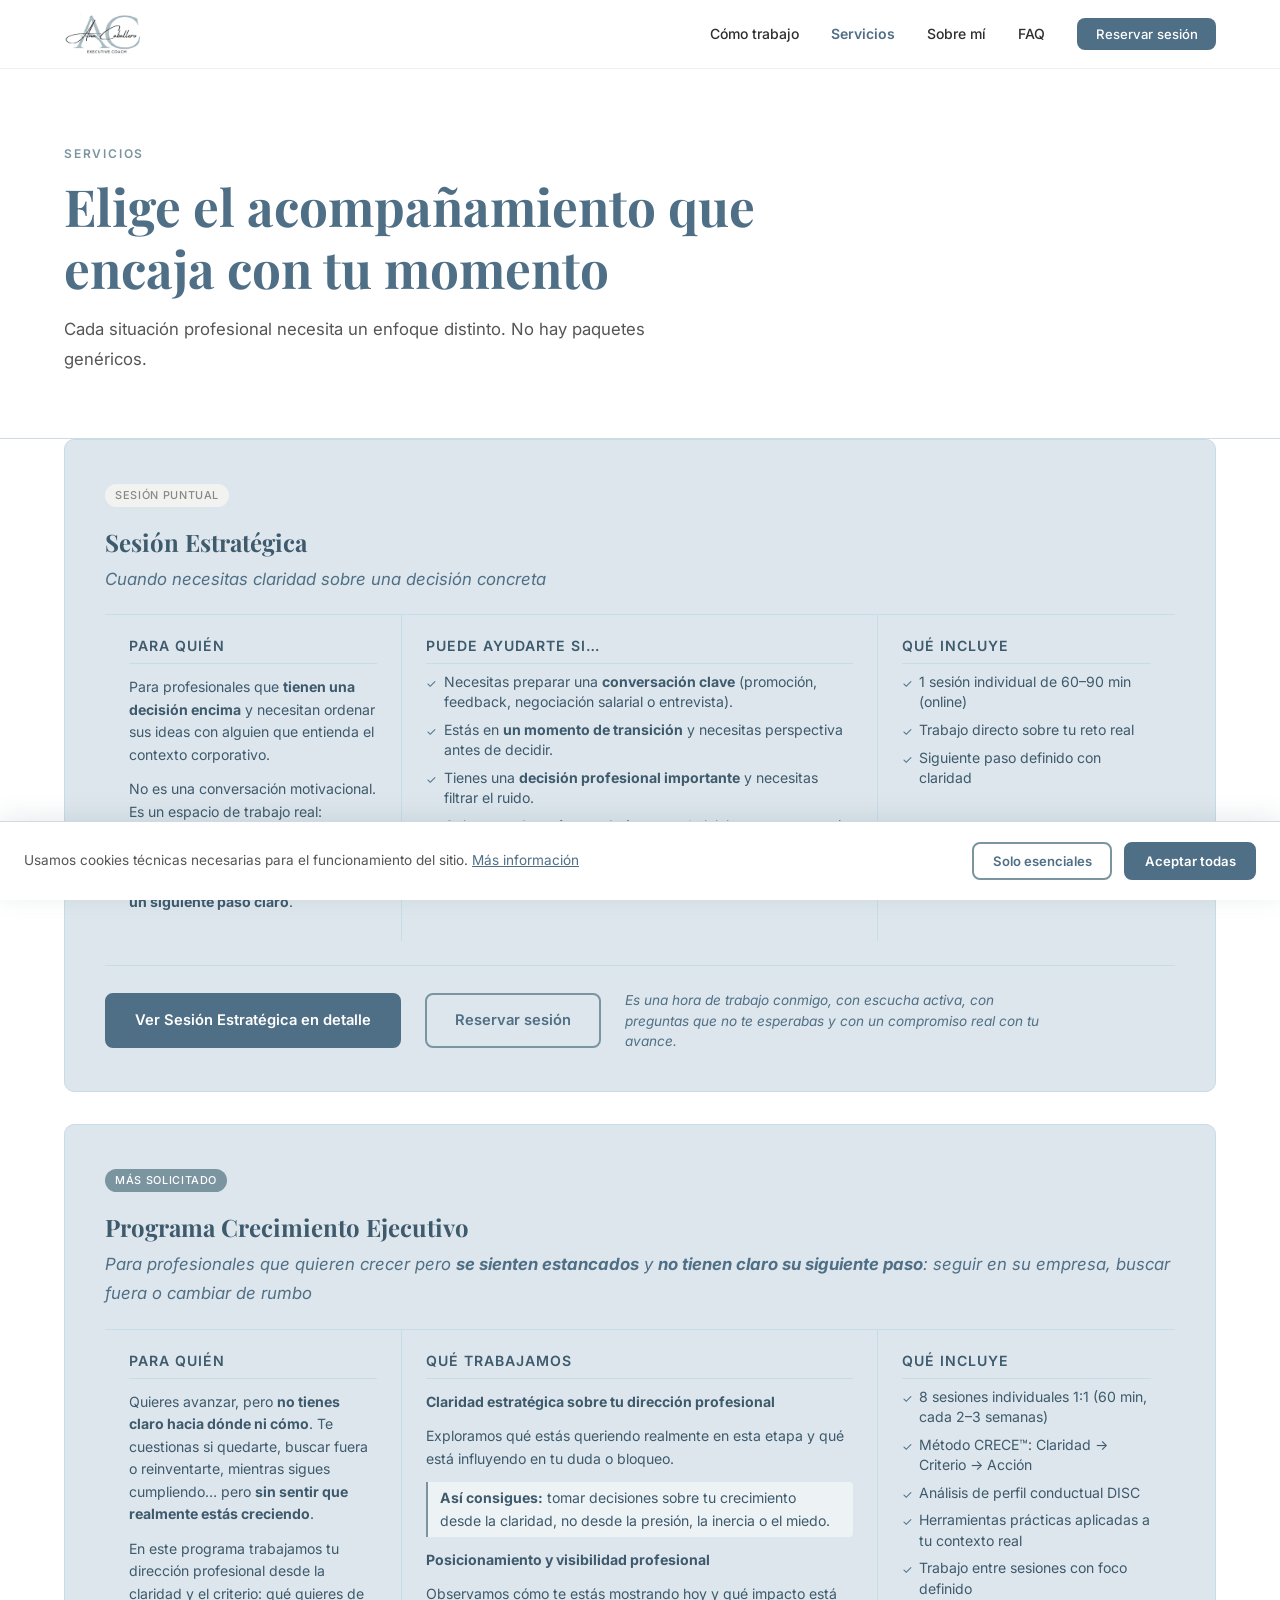
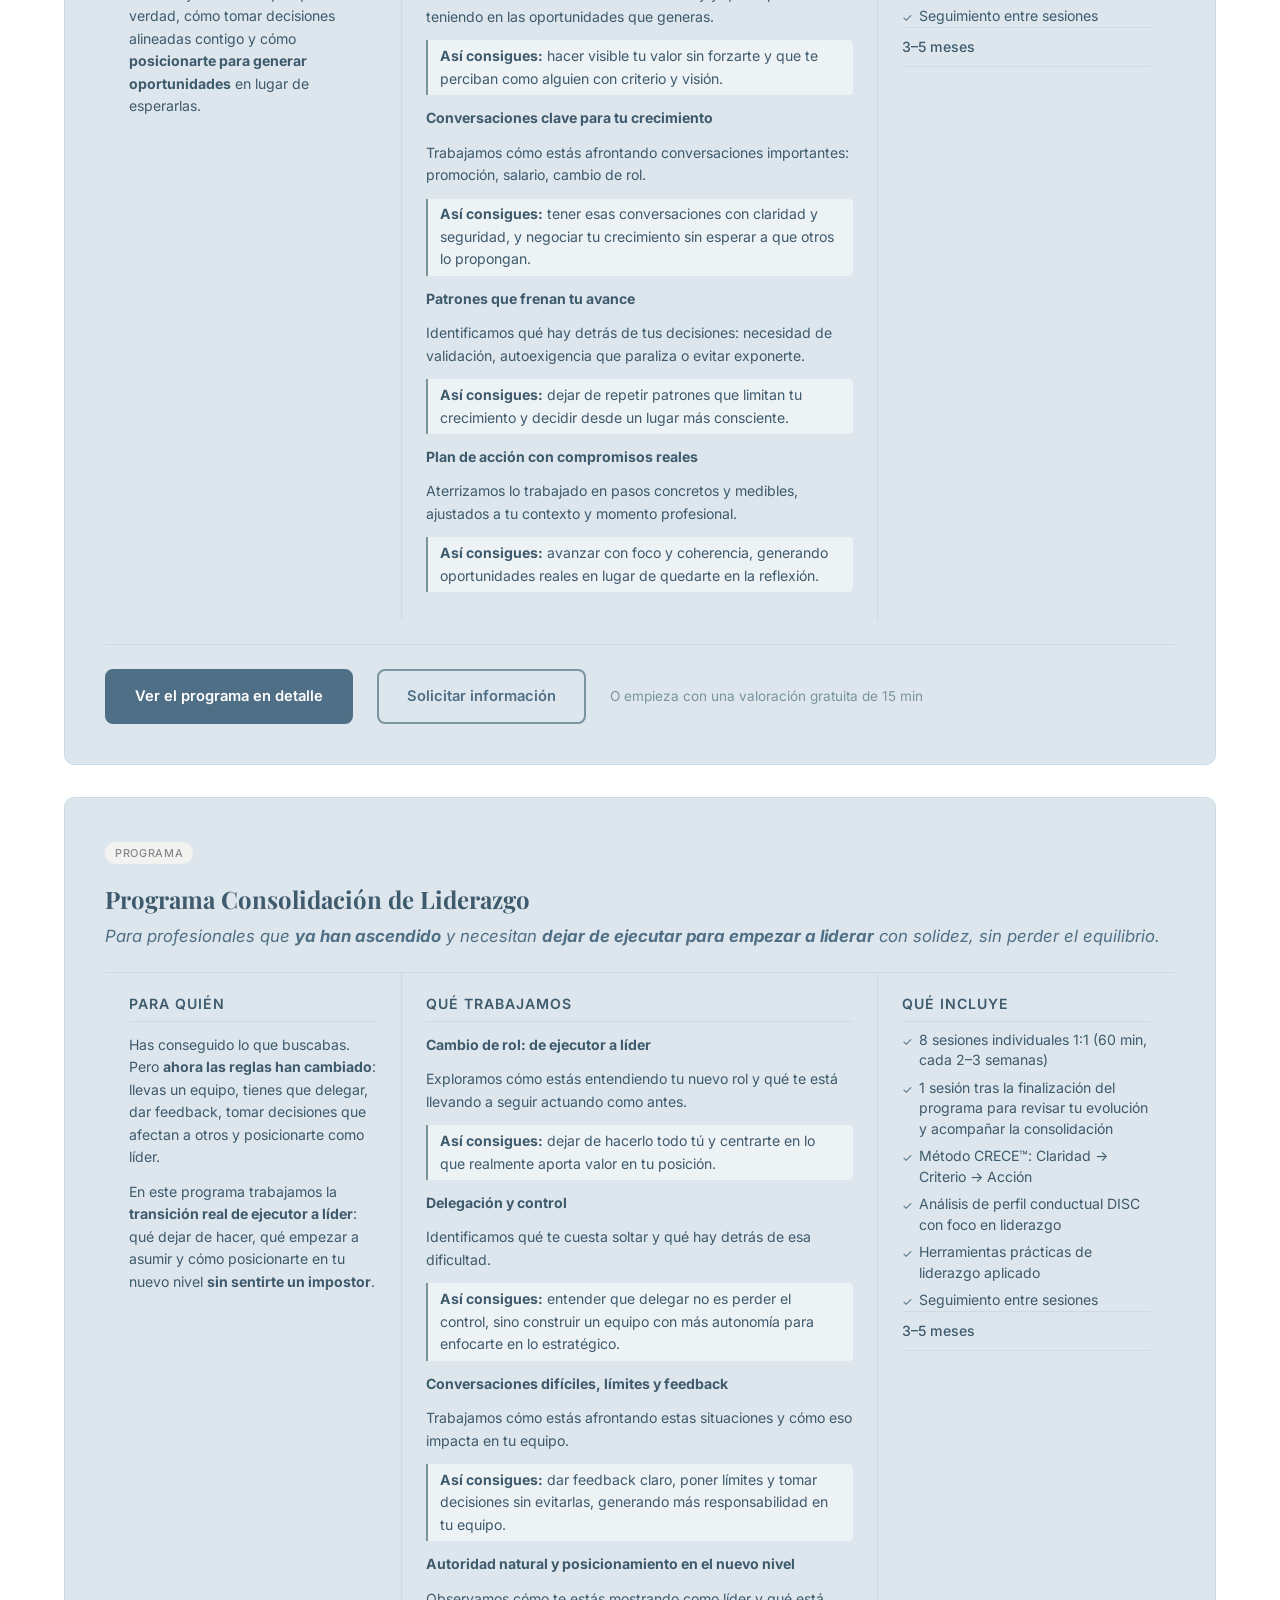
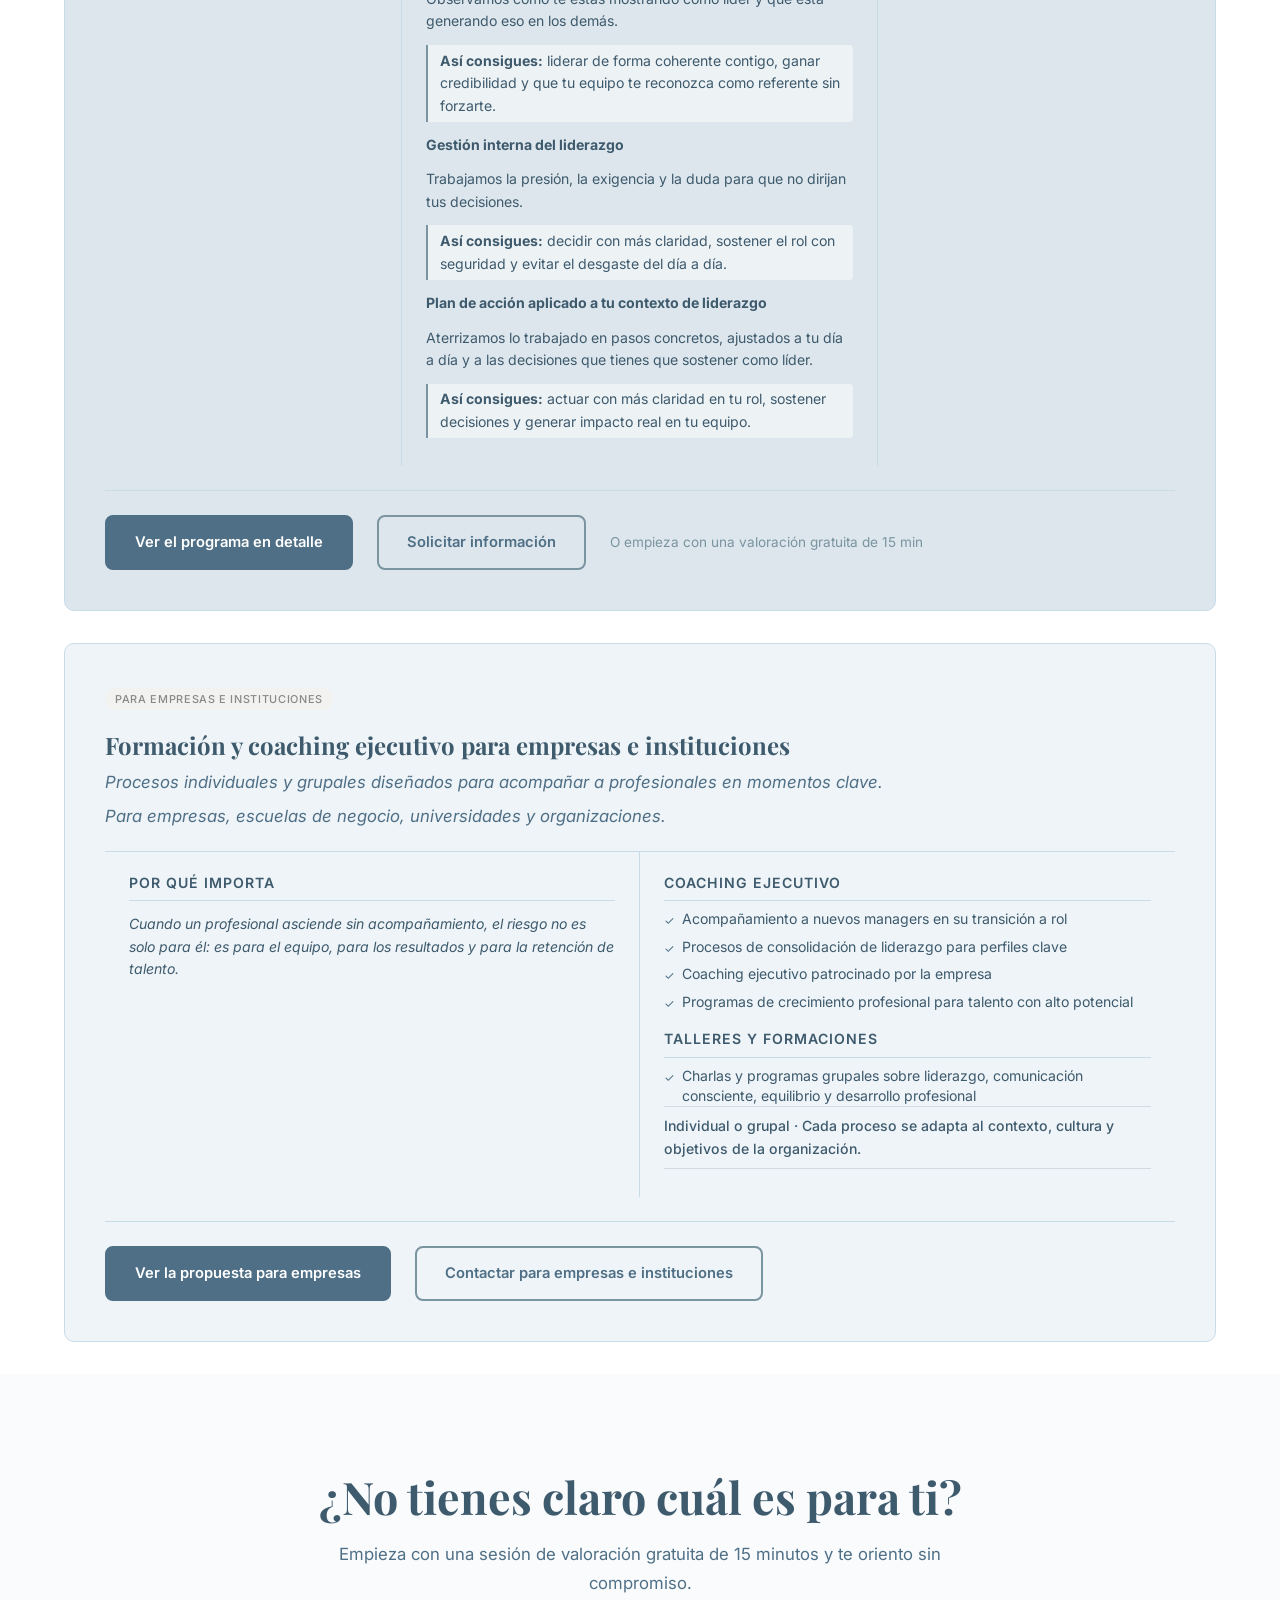
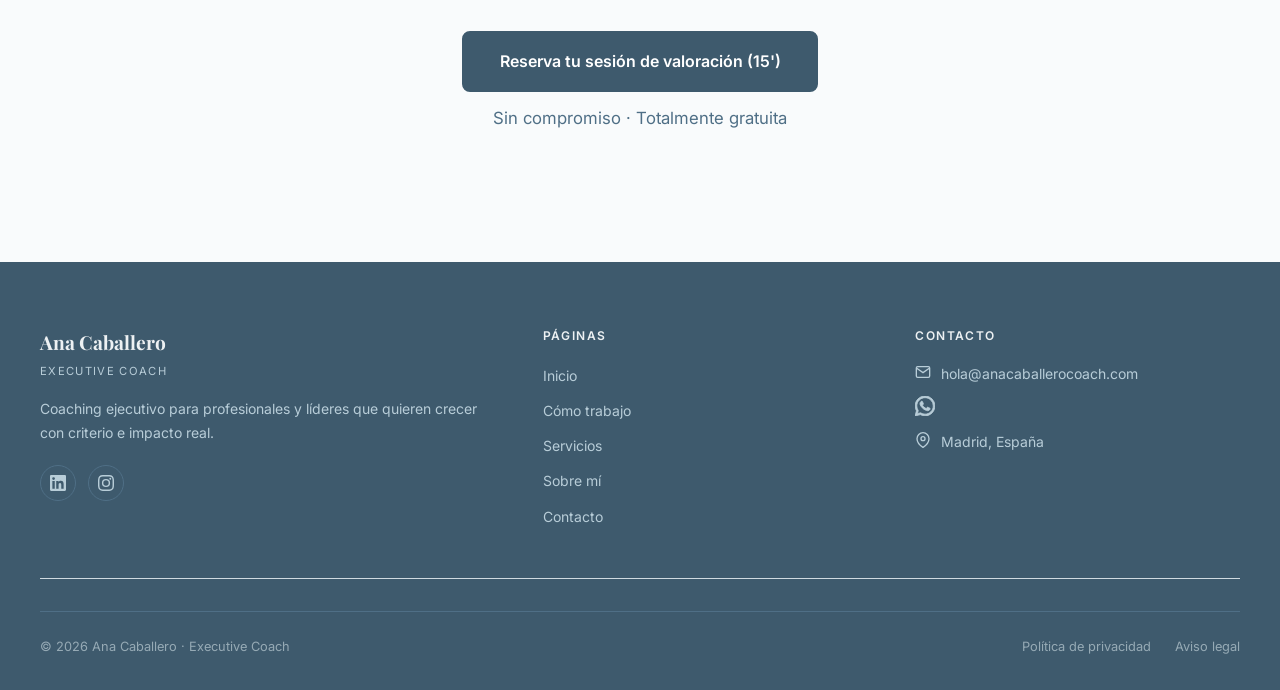
<file: servicios.html>
<!DOCTYPE html>
<html lang="es">
<head>
  <meta charset="UTF-8">
  <meta name="viewport" content="width=device-width, initial-scale=1.0">
  <title>Servicios de Coaching Ejecutivo — Ana Caballero</title>
  <meta name="description" content="Servicios de coaching ejecutivo con Ana Caballero: Sesión Estratégica, Programa Crecimiento Ejecutivo y Programa Consolidación de Liderazgo. Descubre qué incluye cada proceso.">
  <meta name="robots" content="index, follow">
  <link rel="canonical" href="https://anacaballerocoach.com/servicios">

  <!-- Open Graph -->
  <meta property="og:type" content="website">
  <meta property="og:title" content="Servicios de Coaching Ejecutivo — Ana Caballero">
  <meta property="og:description" content="Sesión Estratégica, Programa Crecimiento Ejecutivo y Programa Consolidación de Liderazgo: qué incluye cada proceso.">
  <meta property="og:url" content="https://anacaballerocoach.com/servicios">
  <meta property="og:image" content="https://anacaballerocoach.com/img/ana-sobre-mi.jpg">
  <meta property="og:locale" content="es_ES">
  <meta property="og:site_name" content="Ana Caballero Coach Ejecutiva">

  <!-- Twitter Card -->
  <meta name="twitter:card" content="summary_large_image">
  <meta name="twitter:title" content="Servicios de Coaching Ejecutivo — Ana Caballero">
  <meta name="twitter:description" content="Sesión Estratégica, Programa Crecimiento Ejecutivo y Programa Consolidación de Liderazgo: qué incluye cada proceso.">
  <meta name="twitter:image" content="https://anacaballerocoach.com/img/ana-sobre-mi.jpg">
  <link rel="preconnect" href="https://fonts.googleapis.com">
  <link rel="preconnect" href="https://fonts.gstatic.com" crossorigin>
  <link href="https://fonts.googleapis.com/css2?family=Playfair+Display:wght@400;600;700&family=Inter:wght@400;500;600&display=swap" rel="stylesheet">
  <link rel="icon" type="image/png" sizes="32x32" href="img/favicon-32.png">
  <link rel="apple-touch-icon" sizes="180x180" href="img/apple-touch-icon.png">
  <link rel="stylesheet" href="css/styles.css">

  <!-- Google Analytics -->
  <script async src="https://www.googletagmanager.com/gtag/js?id=G-NQW7HL3DKE"></script>
  <script>
    window.dataLayer = window.dataLayer || [];
    function gtag(){dataLayer.push(arguments);}
    gtag('js', new Date());
    gtag('config', 'G-NQW7HL3DKE');
  </script>
</head>
<body>

  <!-- NAV -->
  <nav class="nav" id="nav" role="navigation" aria-label="Navegación principal">
    <div class="nav__inner">
      <a href="/" class="nav__logo" aria-label="Ana Caballero Coach — inicio">
        <img src="img/logo-ana-caballero.png" alt="Ana Caballero — Executive Coach" class="nav__logo-img">
      </a>
      <button class="nav__toggle" id="navToggle" aria-expanded="false" aria-controls="navLinks" aria-label="Abrir menú">
        <span></span><span></span><span></span>
      </button>
      <ul class="nav__links" id="navLinks" role="list">
        <li><a href="/#como-trabajo">Cómo trabajo</a></li>
        <li><a href="/servicios" aria-current="page">Servicios</a></li>
        <li><a href="/sobre-mi">Sobre mí</a></li>
        <li><a href="/#faq">FAQ</a></li>
        <li><a href="/contacto" class="nav__cta">Reservar sesión</a></li>
      </ul>
    </div>
  </nav>

  <main>

    <!-- CABECERA -->
    <section class="servicios-page__hero">
      <div class="container">
        <span class="eyebrow">Servicios</span>
        <h1>Elige el acompañamiento que encaja con tu momento</h1>
        <p class="servicios-page__intro">Cada situación profesional necesita un enfoque distinto. No hay paquetes genéricos.</p>
      </div>
    </section>

    <!-- BLOQUES DE SERVICIO -->
    <section class="servicios-page__lista section--white">
      <div class="container">

        <!-- Sesión Estratégica -->
        <div id="sesion-estrategica" class="sp__bloque">
          <div class="sp__bloque-header">
            <span class="sp__tipo">Sesión puntual</span>
            <h2>Sesión Estratégica</h2>
            <p class="sp__frase">Cuando necesitas claridad sobre una decisión concreta</p>
          </div>
          <div class="sp__bloque-body">
            <div class="sp__col">
              <p class="sp__col-label">Para quién</p>
              <p>Para profesionales que <strong>tienen una decisión encima</strong> y necesitan ordenar sus ideas con alguien que entienda el contexto corporativo.</p>
              <p>No es una conversación motivacional. Es un espacio de trabajo real: analizamos tu situación, cuestionamos lo que está influyendo en tu forma de verla y <strong>salimos con un siguiente paso claro</strong>.</p>
            </div>
            <div class="sp__col">
              <p class="sp__col-label">Puede ayudarte si…</p>
              <ul class="sp__list">
                <li>Necesitas preparar una <strong>conversación clave</strong> (promoción, feedback, negociación salarial o entrevista).</li>
                <li>Estás en <strong>un momento de transición</strong> y necesitas perspectiva antes de decidir.</li>
                <li>Tienes una <strong>decisión profesional importante</strong> y necesitas filtrar el ruido.</li>
                <li>Quieres <strong>probar cómo trabajo</strong> antes de iniciar un proceso más largo.</li>
              </ul>
            </div>
            <div class="sp__col">
              <p class="sp__col-label">Qué incluye</p>
              <ul class="sp__list">
                <li>1 sesión individual de 60–90 min (online)</li>
                <li>Trabajo directo sobre tu reto real</li>
                <li>Siguiente paso definido con claridad</li>
              </ul>
            </div>
          </div>
          <div class="sp__bloque-footer">
            <a href="/sesion-estrategica" class="btn btn--primary">Ver Sesión Estratégica en detalle</a>
            <a href="/contacto" class="btn btn--outline">Reservar sesión</a>
            <span class="sp__microcopy sp__microcopy--italic">Es una hora de trabajo conmigo, con escucha activa, con preguntas que no te esperabas y con un compromiso real con tu avance.</span>
          </div>
        </div>

        <!-- Crecimiento Ejecutivo -->
        <div id="crecimiento-ejecutivo" class="sp__bloque sp__bloque--destacado">
          <div class="sp__bloque-header">
            <span class="sp__tipo sp__tipo--destacado">Más solicitado</span>
            <h2>Programa Crecimiento Ejecutivo</h2>
            <p class="sp__frase">Para profesionales que quieren crecer pero <strong>se sienten estancados</strong> y <strong>no tienen claro su siguiente paso</strong>: seguir en su empresa, buscar fuera o cambiar de rumbo</p>
          </div>
          <div class="sp__bloque-body">
            <div class="sp__col">
              <p class="sp__col-label">Para quién</p>
              <p>Quieres avanzar, pero <strong>no tienes claro hacia dónde ni cómo</strong>. Te cuestionas si quedarte, buscar fuera o reinventarte, mientras sigues cumpliendo… pero <strong>sin sentir que realmente estás creciendo</strong>.</p>
              <p>En este programa trabajamos tu dirección profesional desde la claridad y el criterio: qué quieres de verdad, cómo tomar decisiones alineadas contigo y cómo <strong>posicionarte para generar oportunidades</strong> en lugar de esperarlas.</p>
            </div>
            <div class="sp__col">
              <p class="sp__col-label">Qué trabajamos</p>

              <p class="sp__subtema"><strong>Claridad estratégica sobre tu dirección profesional</strong></p>
              <p>Exploramos qué estás queriendo realmente en esta etapa y qué está influyendo en tu duda o bloqueo.</p>
              <p class="sp__asi-consigues"><strong>Así consigues:</strong> tomar decisiones sobre tu crecimiento desde la claridad, no desde la presión, la inercia o el miedo.</p>

              <p class="sp__subtema"><strong>Posicionamiento y visibilidad profesional</strong></p>
              <p>Observamos cómo te estás mostrando hoy y qué impacto está teniendo en las oportunidades que generas.</p>
              <p class="sp__asi-consigues"><strong>Así consigues:</strong> hacer visible tu valor sin forzarte y que te perciban como alguien con criterio y visión.</p>

              <p class="sp__subtema"><strong>Conversaciones clave para tu crecimiento</strong></p>
              <p>Trabajamos cómo estás afrontando conversaciones importantes: promoción, salario, cambio de rol.</p>
              <p class="sp__asi-consigues"><strong>Así consigues:</strong> tener esas conversaciones con claridad y seguridad, y negociar tu crecimiento sin esperar a que otros lo propongan.</p>

              <p class="sp__subtema"><strong>Patrones que frenan tu avance</strong></p>
              <p>Identificamos qué hay detrás de tus decisiones: necesidad de validación, autoexigencia que paraliza o evitar exponerte.</p>
              <p class="sp__asi-consigues"><strong>Así consigues:</strong> dejar de repetir patrones que limitan tu crecimiento y decidir desde un lugar más consciente.</p>

              <p class="sp__subtema"><strong>Plan de acción con compromisos reales</strong></p>
              <p>Aterrizamos lo trabajado en pasos concretos y medibles, ajustados a tu contexto y momento profesional.</p>
              <p class="sp__asi-consigues"><strong>Así consigues:</strong> avanzar con foco y coherencia, generando oportunidades reales en lugar de quedarte en la reflexión.</p>
            </div>
            <div class="sp__col">
              <p class="sp__col-label">Qué incluye</p>
              <ul class="sp__list">
                <li>8 sesiones individuales 1:1 (60 min, cada 2–3 semanas)</li>
                <li>Método CRECE™: Claridad → Criterio → Acción</li>
                <li>Análisis de perfil conductual DISC</li>
                <li>Herramientas prácticas aplicadas a tu contexto real</li>
                <li>Trabajo entre sesiones con foco definido</li>
                <li>Seguimiento entre sesiones</li>
              </ul>
              <p class="sp__duracion">3–5 meses</p>
            </div>
          </div>
          <div class="sp__bloque-footer">
            <a href="/crecimiento-ejecutivo" class="btn btn--primary">Ver el programa en detalle</a>
            <a href="/contacto" class="btn btn--outline">Solicitar información</a>
            <span class="sp__microcopy">O empieza con una valoración gratuita de 15 min</span>
          </div>
        </div>

        <!-- Consolidación de Liderazgo -->
        <div id="consolidacion-liderazgo" class="sp__bloque">
          <div class="sp__bloque-header">
            <span class="sp__tipo">Programa</span>
            <h2>Programa Consolidación de Liderazgo</h2>
            <p class="sp__frase">Para profesionales que <strong>ya han ascendido</strong> y necesitan <strong>dejar de ejecutar para empezar a liderar</strong> con solidez, sin perder el equilibrio.</p>
          </div>
          <div class="sp__bloque-body">
            <div class="sp__col">
              <p class="sp__col-label">Para quién</p>
              <p>Has conseguido lo que buscabas. Pero <strong>ahora las reglas han cambiado</strong>: llevas un equipo, tienes que delegar, dar feedback, tomar decisiones que afectan a otros y posicionarte como líder.</p>
              <p>En este programa trabajamos la <strong>transición real de ejecutor a líder</strong>: qué dejar de hacer, qué empezar a asumir y cómo posicionarte en tu nuevo nivel <strong>sin sentirte un impostor</strong>.</p>
            </div>
            <div class="sp__col">
              <p class="sp__col-label">Qué trabajamos</p>

              <p class="sp__subtema"><strong>Cambio de rol: de ejecutor a líder</strong></p>
              <p>Exploramos cómo estás entendiendo tu nuevo rol y qué te está llevando a seguir actuando como antes.</p>
              <p class="sp__asi-consigues"><strong>Así consigues:</strong> dejar de hacerlo todo tú y centrarte en lo que realmente aporta valor en tu posición.</p>

              <p class="sp__subtema"><strong>Delegación y control</strong></p>
              <p>Identificamos qué te cuesta soltar y qué hay detrás de esa dificultad.</p>
              <p class="sp__asi-consigues"><strong>Así consigues:</strong> entender que delegar no es perder el control, sino construir un equipo con más autonomía para enfocarte en lo estratégico.</p>

              <p class="sp__subtema"><strong>Conversaciones difíciles, límites y feedback</strong></p>
              <p>Trabajamos cómo estás afrontando estas situaciones y cómo eso impacta en tu equipo.</p>
              <p class="sp__asi-consigues"><strong>Así consigues:</strong> dar feedback claro, poner límites y tomar decisiones sin evitarlas, generando más responsabilidad en tu equipo.</p>

              <p class="sp__subtema"><strong>Autoridad natural y posicionamiento en el nuevo nivel</strong></p>
              <p>Observamos cómo te estás mostrando como líder y qué está generando eso en los demás.</p>
              <p class="sp__asi-consigues"><strong>Así consigues:</strong> liderar de forma coherente contigo, ganar credibilidad y que tu equipo te reconozca como referente sin forzarte.</p>

              <p class="sp__subtema"><strong>Gestión interna del liderazgo</strong></p>
              <p>Trabajamos la presión, la exigencia y la duda para que no dirijan tus decisiones.</p>
              <p class="sp__asi-consigues"><strong>Así consigues:</strong> decidir con más claridad, sostener el rol con seguridad y evitar el desgaste del día a día.</p>

              <p class="sp__subtema"><strong>Plan de acción aplicado a tu contexto de liderazgo</strong></p>
              <p>Aterrizamos lo trabajado en pasos concretos, ajustados a tu día a día y a las decisiones que tienes que sostener como líder.</p>
              <p class="sp__asi-consigues"><strong>Así consigues:</strong> actuar con más claridad en tu rol, sostener decisiones y generar impacto real en tu equipo.</p>
            </div>
            <div class="sp__col">
              <p class="sp__col-label">Qué incluye</p>
              <ul class="sp__list">
                <li>8 sesiones individuales 1:1 (60 min, cada 2–3 semanas)</li>
                <li>1 sesión tras la finalización del programa para revisar tu evolución y acompañar la consolidación</li>
                <li>Método CRECE™: Claridad → Criterio → Acción</li>
                <li>Análisis de perfil conductual DISC con foco en liderazgo</li>
                <li>Herramientas prácticas de liderazgo aplicado</li>
                <li>Seguimiento entre sesiones</li>
              </ul>
              <p class="sp__duracion">3–5 meses</p>
            </div>
          </div>
          <div class="sp__bloque-footer">
            <a href="/consolidacion-liderazgo" class="btn btn--primary">Ver el programa en detalle</a>
            <a href="/contacto" class="btn btn--outline">Solicitar información</a>
            <span class="sp__microcopy">O empieza con una valoración gratuita de 15 min</span>
          </div>
        </div>

        <!-- Programa para Empresas -->
        <div id="organizaciones" class="sp__bloque sp__bloque--org">
          <div class="sp__bloque-header">
            <span class="sp__tipo">Para empresas e instituciones</span>
            <h2>Formación y coaching ejecutivo para empresas e instituciones</h2>
            <p class="sp__frase">Procesos individuales y grupales diseñados para acompañar a profesionales en momentos clave.</p>
            <p class="sp__frase" style="font-style:italic; margin-top:0.25rem;">Para empresas, escuelas de negocio, universidades y organizaciones.</p>
          </div>
          <div class="sp__bloque-body sp__bloque-body--org">
            <div class="sp__col">
              <p class="sp__col-label">Por qué importa</p>
              <p><em>Cuando un profesional asciende sin acompañamiento, el riesgo no es solo para él: es para el equipo, para los resultados y para la retención de talento.</em></p>
            </div>
            <div class="sp__col">
              <p class="sp__col-label">Coaching ejecutivo</p>
              <ul class="sp__list">
                <li>Acompañamiento a nuevos managers en su transición a rol</li>
                <li>Procesos de consolidación de liderazgo para perfiles clave</li>
                <li>Coaching ejecutivo patrocinado por la empresa</li>
                <li>Programas de crecimiento profesional para talento con alto potencial</li>
              </ul>
              <p class="sp__col-label" style="margin-top:1rem;">Talleres y formaciones</p>
              <ul class="sp__list">
                <li>Charlas y programas grupales sobre liderazgo, comunicación consciente, equilibrio y desarrollo profesional</li>
              </ul>
              <p class="sp__duracion">Individual o grupal · Cada proceso se adapta al contexto, cultura y objetivos de la organización.</p>
            </div>
          </div>
          <div class="sp__bloque-footer">
            <a href="/formacion-empresas" class="btn btn--primary">Ver la propuesta para empresas</a>
            <a href="/contacto" class="btn btn--outline">Contactar para empresas e instituciones</a>
          </div>
        </div>

      </div>
    </section>

    <!-- CTA FINAL -->
    <section class="cta-final" aria-labelledby="servicios-cta-heading">
      <div class="cta-final__inner">
        <h2 id="servicios-cta-heading">¿No tienes claro cuál es para ti?</h2>
        <p>Empieza con una sesión de valoración gratuita de 15 minutos y te oriento sin compromiso.</p>
        <a href="/contacto" class="btn btn--white btn--lg">Reserva tu sesión de valoración (15')</a>
        <p class="cta-final__microcopy">Sin compromiso · Totalmente gratuita</p>
      </div>
    </section>

  </main>

  <!-- FOOTER -->
  <footer class="footer" role="contentinfo">
    <div class="footer__grid">

      <div class="footer__col">
        <span class="footer__brand-name">Ana Caballero</span>
        <span class="footer__tagline">Executive Coach</span>
        <p class="footer__desc">Coaching ejecutivo para profesionales y líderes que quieren crecer con criterio e impacto real.</p>
        <div class="footer__social" aria-label="Redes sociales">
          <a href="https://www.linkedin.com/in/ana-caballero-laporta/" target="_blank" rel="noopener noreferrer" aria-label="LinkedIn de Ana Caballero">
            <svg xmlns="http://www.w3.org/2000/svg" viewBox="0 0 24 24" fill="currentColor" aria-hidden="true"><path d="M20.447 20.452h-3.554v-5.569c0-1.328-.027-3.037-1.852-3.037-1.853 0-2.136 1.445-2.136 2.939v5.667H9.351V9h3.414v1.561h.046c.477-.9 1.637-1.85 3.37-1.85 3.601 0 4.267 2.37 4.267 5.455v6.286zM5.337 7.433a2.062 2.062 0 01-2.063-2.065 2.064 2.064 0 112.063 2.065zm1.782 13.019H3.555V9h3.564v11.452zM22.225 0H1.771C.792 0 0 .774 0 1.729v20.542C0 23.227.792 24 1.771 24h20.451C23.2 24 24 23.227 24 22.271V1.729C24 .774 23.2 0 22.222 0h.003z"/></svg>
          </a>
          <a href="https://www.instagram.com/anacaballero.coach/" target="_blank" rel="noopener noreferrer" aria-label="Instagram de Ana Caballero">
            <svg xmlns="http://www.w3.org/2000/svg" viewBox="0 0 24 24" fill="currentColor" aria-hidden="true"><path d="M12 2.163c3.204 0 3.584.012 4.85.07 3.252.148 4.771 1.691 4.919 4.919.058 1.265.069 1.645.069 4.849 0 3.205-.012 3.584-.069 4.849-.149 3.225-1.664 4.771-4.919 4.919-1.266.058-1.644.07-4.85.07-3.204 0-3.584-.012-4.849-.07-3.26-.149-4.771-1.699-4.919-4.92-.058-1.265-.07-1.644-.07-4.849 0-3.204.013-3.583.07-4.849.149-3.227 1.664-4.771 4.919-4.919 1.266-.057 1.645-.069 4.849-.069zm0-2.163c-3.259 0-3.667.014-4.947.072-4.358.2-6.78 2.618-6.98 6.98-.059 1.281-.073 1.689-.073 4.948 0 3.259.014 3.668.072 4.948.2 4.358 2.618 6.78 6.98 6.98 1.281.058 1.689.072 4.948.072 3.259 0 3.668-.014 4.948-.072 4.354-.2 6.782-2.618 6.979-6.98.059-1.28.073-1.689.073-4.948 0-3.259-.014-3.667-.072-4.947-.196-4.354-2.617-6.78-6.979-6.98-1.281-.059-1.69-.073-4.949-.073zm0 5.838a6.162 6.162 0 100 12.324 6.162 6.162 0 000-12.324zM12 16a4 4 0 110-8 4 4 0 010 8zm6.406-11.845a1.44 1.44 0 100 2.881 1.44 1.44 0 000-2.881z"/></svg>
          </a>
        </div>
      </div>

      <div class="footer__col">
        <h5>Páginas</h5>
        <ul>
          <li><a href="/">Inicio</a></li>
          <li><a href="/#como-trabajo">Cómo trabajo</a></li>
          <li><a href="/servicios">Servicios</a></li>
          <li><a href="/sobre-mi">Sobre mí</a></li>
          <li><a href="/contacto">Contacto</a></li>
        </ul>
      </div>

      <div class="footer__col">
        <h5>Contacto</h5>
        <div class="footer__contact-item">
          <svg class="footer__contact-icon" xmlns="http://www.w3.org/2000/svg" width="16" height="16" viewBox="0 0 24 24" fill="none" stroke="currentColor" stroke-width="2" aria-hidden="true"><path d="M4 4h16c1.1 0 2 .9 2 2v12c0 1.1-.9 2-2 2H4c-1.1 0-2-.9-2-2V6c0-1.1.9-2 2-2z"/><polyline points="22,6 12,13 2,6"/></svg>
          <a href="mailto:hola@anacaballerocoach.com">hola@anacaballerocoach.com</a>
        </div>
        <div class="footer__contact-item">
          <a href="https://wa.me/34630767022" target="_blank" rel="noopener noreferrer" aria-label="Contactar por WhatsApp">
            <svg class="footer__contact-icon" xmlns="http://www.w3.org/2000/svg" width="20" height="20" viewBox="0 0 24 24" fill="currentColor" aria-hidden="true">
              <path d="M17.472 14.382c-.297-.149-1.758-.867-2.03-.967-.273-.099-.471-.148-.67.15-.197.297-.767.966-.94 1.164-.173.199-.347.223-.644.075-.297-.15-1.255-.463-2.39-1.475-.883-.788-1.48-1.761-1.653-2.059-.173-.297-.018-.458.13-.606.134-.133.298-.347.446-.52.149-.174.198-.298.298-.497.099-.198.05-.371-.025-.52-.075-.149-.669-1.612-.916-2.207-.242-.579-.487-.5-.669-.51-.173-.008-.371-.01-.57-.01-.198 0-.52.074-.792.372-.272.297-1.04 1.016-1.04 2.479 0 1.462 1.065 2.875 1.213 3.074.149.198 2.096 3.2 5.077 4.487.709.306 1.262.489 1.694.625.712.227 1.36.195 1.871.118.571-.085 1.758-.719 2.006-1.413.248-.694.248-1.289.173-1.413-.074-.124-.272-.198-.57-.347m-5.421 7.403h-.004a9.87 9.87 0 01-5.031-1.378l-.361-.214-3.741.982.998-3.648-.235-.374a9.86 9.86 0 01-1.51-5.26c.001-5.45 4.436-9.884 9.888-9.884 2.64 0 5.122 1.03 6.988 2.898a9.825 9.825 0 012.893 6.994c-.003 5.45-4.437 9.884-9.885 9.884m8.413-18.297A11.815 11.815 0 0012.05 0C5.495 0 .16 5.335.157 11.892c0 2.096.547 4.142 1.588 5.945L.057 24l6.305-1.654a11.882 11.882 0 005.683 1.448h.005c6.554 0 11.89-5.335 11.893-11.893a11.821 11.821 0 00-3.48-8.413z"/>
            </svg>
          </a>
        </div>
        <div class="footer__contact-item">
          <svg class="footer__contact-icon" xmlns="http://www.w3.org/2000/svg" width="16" height="16" viewBox="0 0 24 24" fill="none" stroke="currentColor" stroke-width="2" aria-hidden="true"><path d="M21 10c0 7-9 13-9 13s-9-6-9-13a9 9 0 0 1 18 0z"/><circle cx="12" cy="10" r="3"/></svg>
          <span>Madrid, España</span>
        </div>
      </div>

    </div>

    <div class="footer__bottom">
      <p>© 2026 Ana Caballero · Executive Coach</p>
      <nav class="footer__bottom-links" aria-label="Enlaces legales">
        <a href="/privacidad">Política de privacidad</a>
        <a href="/aviso-legal">Aviso legal</a>
      </nav>
    </div>
  </footer>

  <!-- COOKIE BANNER -->
  <div class="cookie-banner" id="cookieBanner" role="dialog" aria-describedby="cookieDesc">
    <div class="cookie-banner__text">
      <p id="cookieDesc">Usamos cookies técnicas necesarias para el funcionamiento del sitio. <a href="/privacidad#cookies">Más información</a></p>
    </div>
    <div class="cookie-banner__actions">
      <button class="btn btn--outline" id="cookieEssential">Solo esenciales</button>
      <button class="btn btn--primary" id="cookieAccept">Aceptar todas</button>
    </div>
  </div>

  <script src="js/main.js" defer></script>
</body>
</html>
</file>
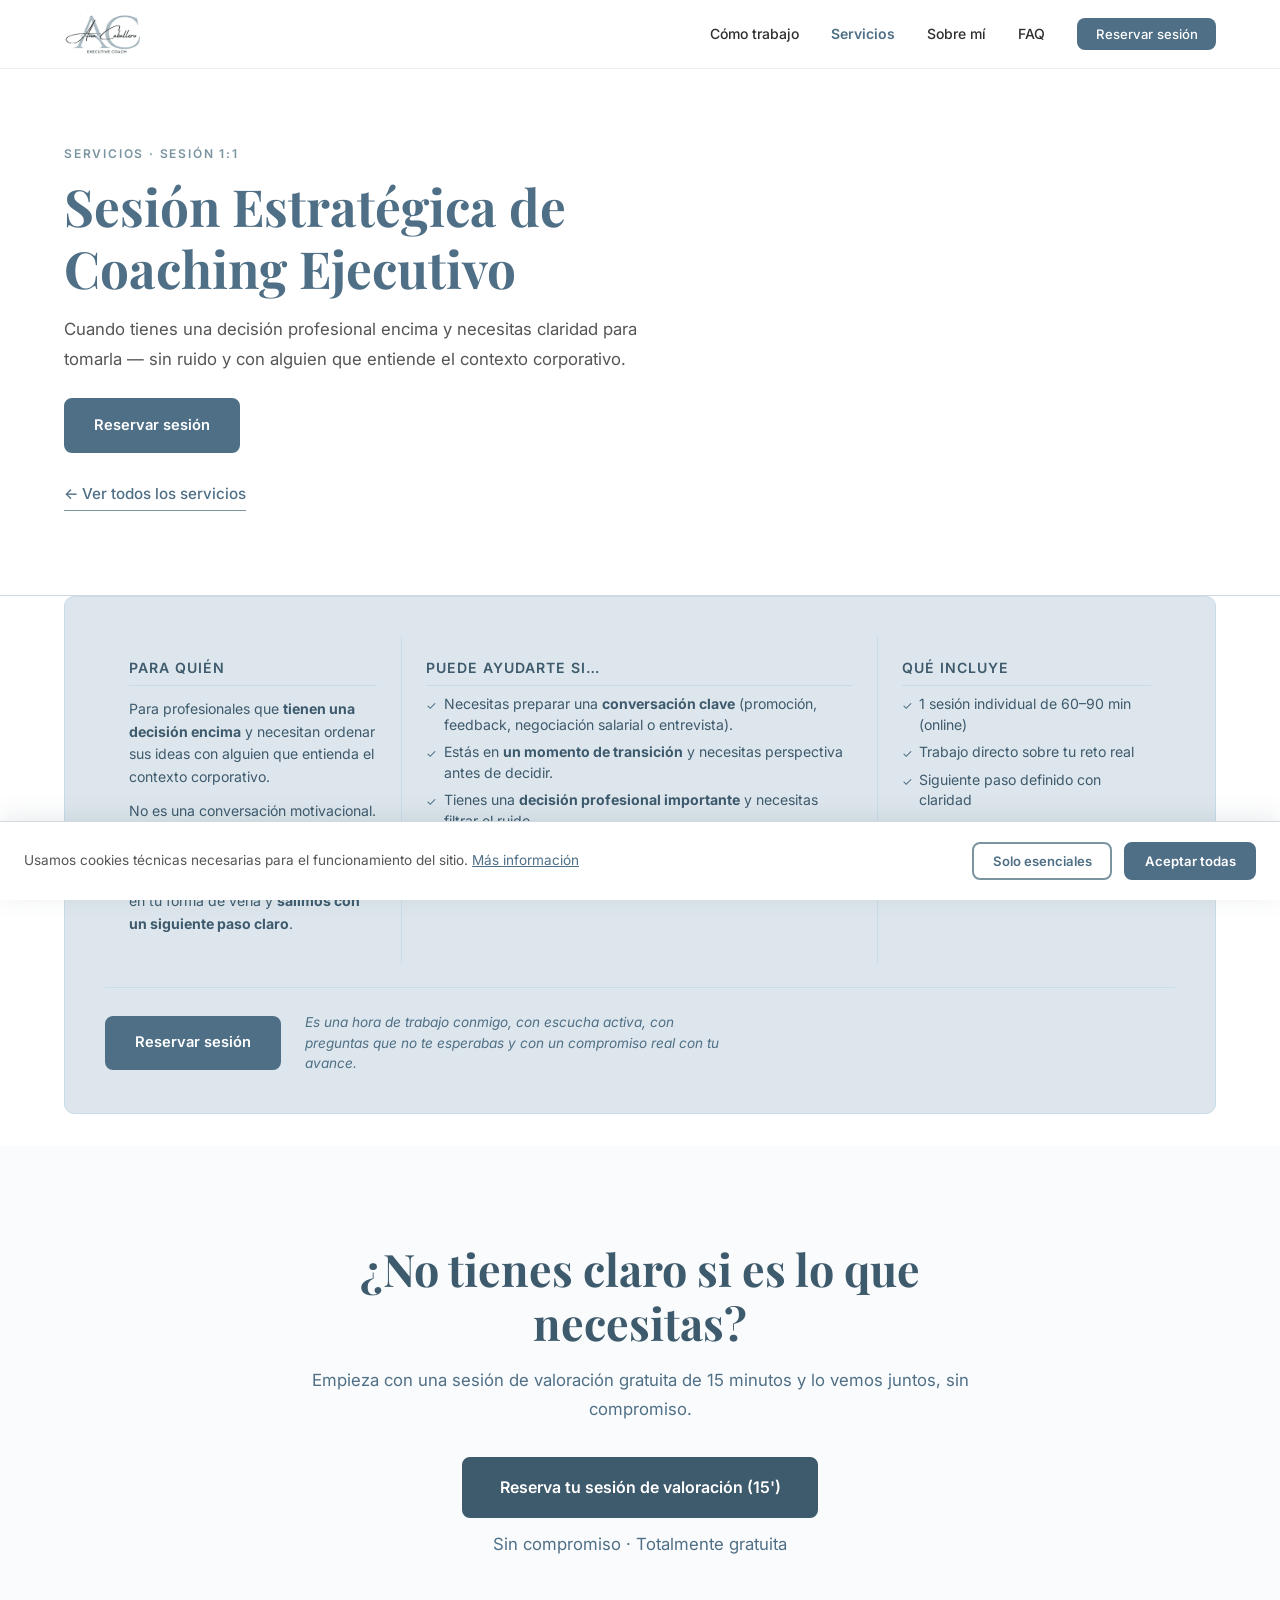
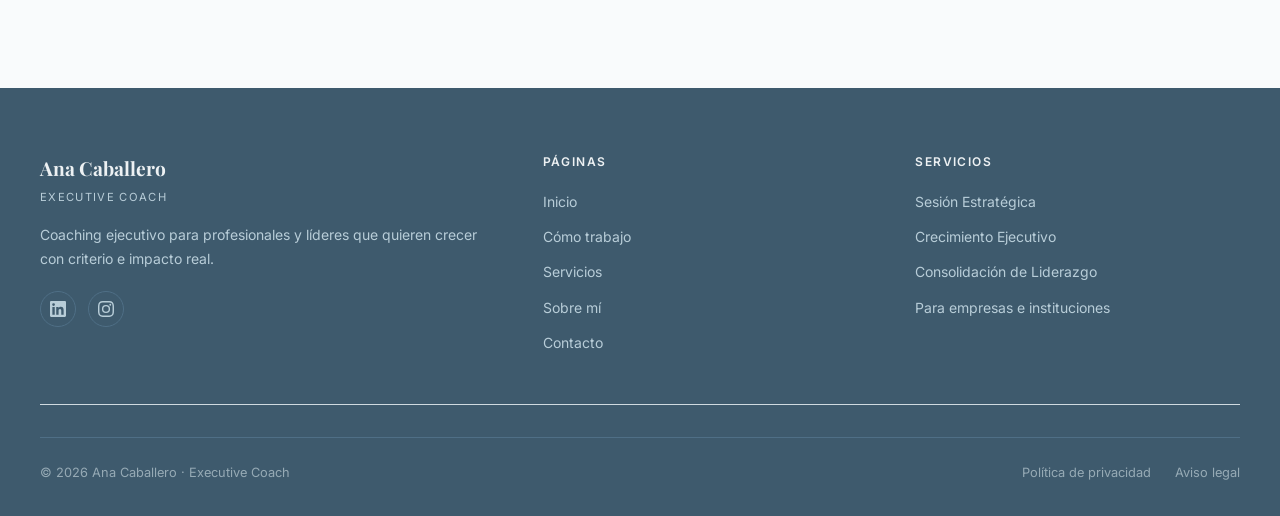
<file: sesion-estrategica.html>
<!DOCTYPE html>
<html lang="es">
<head>
  <meta charset="UTF-8">
  <meta name="viewport" content="width=device-width, initial-scale=1.0">
  <title>Sesión de coaching para una decisión profesional concreta | Ana Caballero</title>
  <meta name="description" content="Sesión individual de coaching ejecutivo para tomar una decisión profesional concreta: preparar una conversación clave, filtrar el ruido y salir con un siguiente paso claro.">
  <meta name="robots" content="index, follow">
  <link rel="canonical" href="https://anacaballerocoach.com/sesion-estrategica">

  <!-- Open Graph -->
  <meta property="og:type" content="website">
  <meta property="og:title" content="Sesión Estratégica de Coaching Ejecutivo — Ana Caballero">
  <meta property="og:description" content="Una sesión de trabajo real para tomar una decisión profesional concreta con claridad y criterio.">
  <meta property="og:url" content="https://anacaballerocoach.com/sesion-estrategica">
  <meta property="og:image" content="https://anacaballerocoach.com/img/ana-sobre-mi.jpg">
  <meta property="og:locale" content="es_ES">
  <meta property="og:site_name" content="Ana Caballero Coach Ejecutiva">

  <!-- Twitter Card -->
  <meta name="twitter:card" content="summary_large_image">
  <meta name="twitter:title" content="Sesión Estratégica de Coaching Ejecutivo — Ana Caballero">
  <meta name="twitter:description" content="Una sesión de trabajo real para tomar una decisión profesional concreta con claridad y criterio.">
  <meta name="twitter:image" content="https://anacaballerocoach.com/img/ana-sobre-mi.jpg">

  <!-- Favicon -->
  <link rel="icon" href="img/favicon.ico" sizes="any">
  <link rel="icon" type="image/png" sizes="32x32" href="img/favicon-32.png">
  <link rel="icon" type="image/png" sizes="192x192" href="img/favicon-192.png">
  <link rel="icon" type="image/png" sizes="512x512" href="img/favicon-512.png">
  <link rel="apple-touch-icon" sizes="180x180" href="img/apple-touch-icon.png">

  <!-- Fonts -->
  <link rel="preconnect" href="https://fonts.googleapis.com">
  <link rel="preconnect" href="https://fonts.gstatic.com" crossorigin>
  <link href="https://fonts.googleapis.com/css2?family=Playfair+Display:wght@400;600;700&family=Inter:wght@400;500;600&display=swap" rel="stylesheet">

  <!-- CSS -->
  <link rel="stylesheet" href="css/styles.css">

  <!-- Google Analytics -->
  <script async src="https://www.googletagmanager.com/gtag/js?id=G-NQW7HL3DKE"></script>
  <script>
    window.dataLayer = window.dataLayer || [];
    function gtag(){dataLayer.push(arguments);}
    gtag('js', new Date());
    gtag('config', 'G-NQW7HL3DKE');
  </script>

  <!-- Schema JSON-LD -->
  <script type="application/ld+json">
  {
    "@context": "https://schema.org",
    "@type": "Service",
    "name": "Sesión Estratégica de Coaching Ejecutivo",
    "serviceType": "Coaching ejecutivo — sesión individual",
    "description": "Sesión individual de 60–90 minutos para tomar una decisión profesional concreta: preparar una conversación clave, ganar perspectiva en una transición o filtrar el ruido de una decisión importante.",
    "url": "https://anacaballerocoach.com/sesion-estrategica",
    "provider": {
      "@type": "Person",
      "name": "Ana Caballero",
      "jobTitle": "Coach Ejecutiva",
      "url": "https://anacaballerocoach.com"
    },
    "areaServed": {"@type": "Country", "name": "España"},
    "audience": {"@type": "Audience", "audienceType": "Profesionales y mandos intermedios"}
  }
  </script>
  <script type="application/ld+json">
  {
    "@context": "https://schema.org",
    "@type": "BreadcrumbList",
    "itemListElement": [
      {"@type": "ListItem", "position": 1, "name": "Inicio", "item": "https://anacaballerocoach.com/"},
      {"@type": "ListItem", "position": 2, "name": "Servicios", "item": "https://anacaballerocoach.com/servicios"},
      {"@type": "ListItem", "position": 3, "name": "Sesión Estratégica", "item": "https://anacaballerocoach.com/sesion-estrategica"}
    ]
  }
  </script>
</head>
<body>

  <!-- NAV -->
  <nav class="nav" id="nav" role="navigation" aria-label="Navegación principal">
    <div class="nav__inner">
      <a href="/" class="nav__logo" aria-label="Ana Caballero Coach — inicio">
        <img src="img/logo-ana-caballero.png" alt="Ana Caballero — Executive Coach" class="nav__logo-img">
      </a>
      <button class="nav__toggle" id="navToggle" aria-expanded="false" aria-controls="navLinks" aria-label="Abrir menú">
        <span></span><span></span><span></span>
      </button>
      <ul class="nav__links" id="navLinks" role="list">
        <li><a href="/#como-trabajo">Cómo trabajo</a></li>
        <li><a href="/servicios" aria-current="page">Servicios</a></li>
        <li><a href="/sobre-mi">Sobre mí</a></li>
        <li><a href="/#faq">FAQ</a></li>
        <li><a href="/contacto" class="nav__cta">Reservar sesión</a></li>
      </ul>
    </div>
  </nav>

  <main>

    <!-- CABECERA -->
    <section class="servicios-page__hero">
      <div class="container">
        <span class="eyebrow">Servicios · Sesión 1:1</span>
        <h1>Sesión Estratégica de Coaching Ejecutivo</h1>
        <p class="servicios-page__intro">Cuando tienes una decisión profesional encima y necesitas claridad para tomarla — sin ruido y con alguien que entiende el contexto corporativo.</p>
        <p style="margin-top:1.5rem;">
          <a href="/contacto" class="btn btn--primary">Reservar sesión</a>
        </p>
        <p style="margin-top:1rem;"><a href="/servicios" class="sobre__link-more">← Ver todos los servicios</a></p>
      </div>
    </section>

    <!-- DETALLE -->
    <section class="servicios-page__lista section--white">
      <div class="container">
        <div class="sp__bloque">

          <div class="sp__bloque-body">
            <div class="sp__col">
              <p class="sp__col-label">Para quién</p>
              <p>Para profesionales que <strong>tienen una decisión encima</strong> y necesitan ordenar sus ideas con alguien que entienda el contexto corporativo.</p>
              <p>No es una conversación motivacional. Es un espacio de trabajo real: analizamos tu situación, cuestionamos lo que está influyendo en tu forma de verla y <strong>salimos con un siguiente paso claro</strong>.</p>
            </div>
            <div class="sp__col">
              <p class="sp__col-label">Puede ayudarte si…</p>
              <ul class="sp__list">
                <li>Necesitas preparar una <strong>conversación clave</strong> (promoción, feedback, negociación salarial o entrevista).</li>
                <li>Estás en <strong>un momento de transición</strong> y necesitas perspectiva antes de decidir.</li>
                <li>Tienes una <strong>decisión profesional importante</strong> y necesitas filtrar el ruido.</li>
                <li>Quieres <strong>probar cómo trabajo</strong> antes de iniciar un proceso más largo.</li>
              </ul>
            </div>
            <div class="sp__col">
              <p class="sp__col-label">Qué incluye</p>
              <ul class="sp__list">
                <li>1 sesión individual de 60–90 min (online)</li>
                <li>Trabajo directo sobre tu reto real</li>
                <li>Siguiente paso definido con claridad</li>
              </ul>
            </div>
          </div>
          <div class="sp__bloque-footer">
            <a href="/contacto" class="btn btn--primary">Reservar sesión</a>
            <span class="sp__microcopy sp__microcopy--italic">Es una hora de trabajo conmigo, con escucha activa, con preguntas que no te esperabas y con un compromiso real con tu avance.</span>
          </div>

        </div>
      </div>
    </section>

    <!-- CTA FINAL -->
    <section class="cta-final">
      <div class="cta-final__inner">
        <h2>¿No tienes claro si es lo que necesitas?</h2>
        <p>Empieza con una sesión de valoración gratuita de 15 minutos y lo vemos juntos, sin compromiso.</p>
        <a href="/contacto" class="btn btn--white btn--lg">Reserva tu sesión de valoración (15')</a>
        <p class="cta-final__microcopy">Sin compromiso · Totalmente gratuita</p>
      </div>
    </section>

  </main>

  <!-- FOOTER -->
  <footer class="footer" role="contentinfo">
    <div class="footer__grid">

      <div class="footer__col">
        <span class="footer__brand-name">Ana Caballero</span>
        <span class="footer__tagline">Executive Coach</span>
        <p class="footer__desc">Coaching ejecutivo para profesionales y líderes que quieren crecer con criterio e impacto real.</p>
        <div class="footer__social" aria-label="Redes sociales">
          <a href="https://www.linkedin.com/in/ana-caballero-laporta/" target="_blank" rel="noopener noreferrer" aria-label="LinkedIn de Ana Caballero">
            <svg xmlns="http://www.w3.org/2000/svg" viewBox="0 0 24 24" fill="currentColor" aria-hidden="true"><path d="M20.447 20.452h-3.554v-5.569c0-1.328-.027-3.037-1.852-3.037-1.853 0-2.136 1.445-2.136 2.939v5.667H9.351V9h3.414v1.561h.046c.477-.9 1.637-1.85 3.37-1.85 3.601 0 4.267 2.37 4.267 5.455v6.286zM5.337 7.433a2.062 2.062 0 01-2.063-2.065 2.064 2.064 0 112.063 2.065zm1.782 13.019H3.555V9h3.564v11.452zM22.225 0H1.771C.792 0 0 .774 0 1.729v20.542C0 23.227.792 24 1.771 24h20.451C23.2 24 24 23.227 24 22.271V1.729C24 .774 23.2 0 22.222 0h.003z"/></svg>
          </a>
          <a href="https://www.instagram.com/anacaballero.coach/" target="_blank" rel="noopener noreferrer" aria-label="Instagram de Ana Caballero">
            <svg xmlns="http://www.w3.org/2000/svg" viewBox="0 0 24 24" fill="currentColor" aria-hidden="true"><path d="M12 2.163c3.204 0 3.584.012 4.85.07 3.252.148 4.771 1.691 4.919 4.919.058 1.265.069 1.645.069 4.849 0 3.205-.012 3.584-.069 4.849-.149 3.225-1.664 4.771-4.919 4.919-1.266.058-1.644.07-4.85.07-3.204 0-3.584-.012-4.849-.07-3.26-.149-4.771-1.699-4.919-4.92-.058-1.265-.07-1.644-.07-4.849 0-3.204.013-3.583.07-4.849.149-3.227 1.664-4.771 4.919-4.919 1.266-.057 1.645-.069 4.849-.069zm0-2.163c-3.259 0-3.667.014-4.947.072-4.358.2-6.78 2.618-6.98 6.98-.059 1.281-.073 1.689-.073 4.948 0 3.259.014 3.668.072 4.948.2 4.358 2.618 6.78 6.98 6.98 1.281.058 1.689.072 4.948.072 3.259 0 3.668-.014 4.948-.072 4.354-.2 6.782-2.618 6.979-6.98.059-1.28.073-1.689.073-4.948 0-3.259-.014-3.667-.072-4.947-.196-4.354-2.617-6.78-6.979-6.98-1.281-.059-1.69-.073-4.949-.073zm0 5.838a6.162 6.162 0 100 12.324 6.162 6.162 0 000-12.324zM12 16a4 4 0 110-8 4 4 0 010 8zm6.406-11.845a1.44 1.44 0 100 2.881 1.44 1.44 0 000-2.881z"/></svg>
          </a>
        </div>
      </div>

      <div class="footer__col">
        <h5>Páginas</h5>
        <ul>
          <li><a href="/">Inicio</a></li>
          <li><a href="/#como-trabajo">Cómo trabajo</a></li>
          <li><a href="/servicios">Servicios</a></li>
          <li><a href="/sobre-mi">Sobre mí</a></li>
          <li><a href="/contacto">Contacto</a></li>
        </ul>
      </div>

      <div class="footer__col">
        <h5>Servicios</h5>
        <ul>
          <li><a href="/sesion-estrategica">Sesión Estratégica</a></li>
          <li><a href="/crecimiento-ejecutivo">Crecimiento Ejecutivo</a></li>
          <li><a href="/consolidacion-liderazgo">Consolidación de Liderazgo</a></li>
          <li><a href="/formacion-empresas">Para empresas e instituciones</a></li>
        </ul>
      </div>

    </div>

    <div class="footer__bottom">
      <p>© 2026 Ana Caballero · Executive Coach</p>
      <nav class="footer__bottom-links" aria-label="Enlaces legales">
        <a href="/privacidad">Política de privacidad</a>
        <a href="/aviso-legal">Aviso legal</a>
      </nav>
    </div>
  </footer>

  <!-- COOKIE BANNER -->
  <div class="cookie-banner" id="cookieBanner" role="dialog" aria-describedby="cookieDesc">
    <div class="cookie-banner__text">
      <p id="cookieDesc">Usamos cookies técnicas necesarias para el funcionamiento del sitio. <a href="/privacidad#cookies">Más información</a></p>
    </div>
    <div class="cookie-banner__actions">
      <button class="btn btn--outline" id="cookieEssential">Solo esenciales</button>
      <button class="btn btn--primary" id="cookieAccept">Aceptar todas</button>
    </div>
  </div>

  <script src="js/main.js" defer></script>
</body>
</html>
</file>
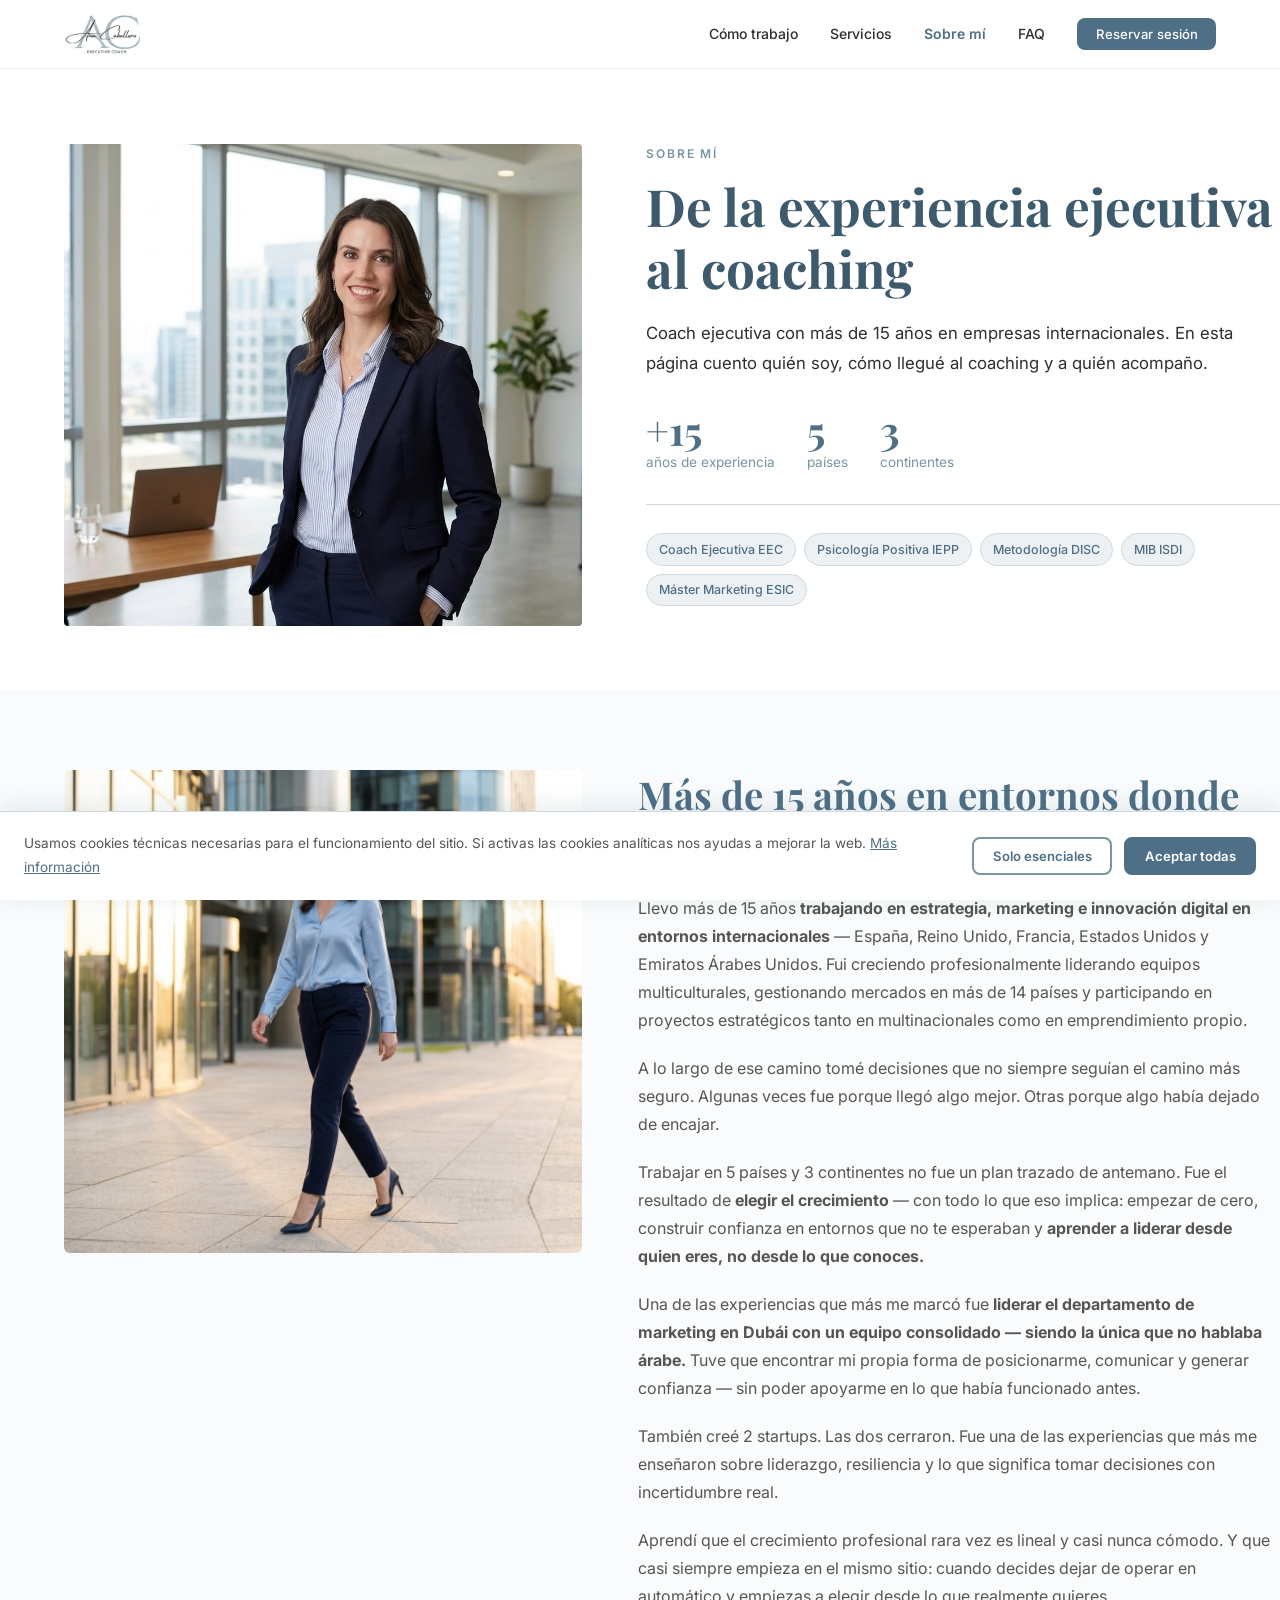
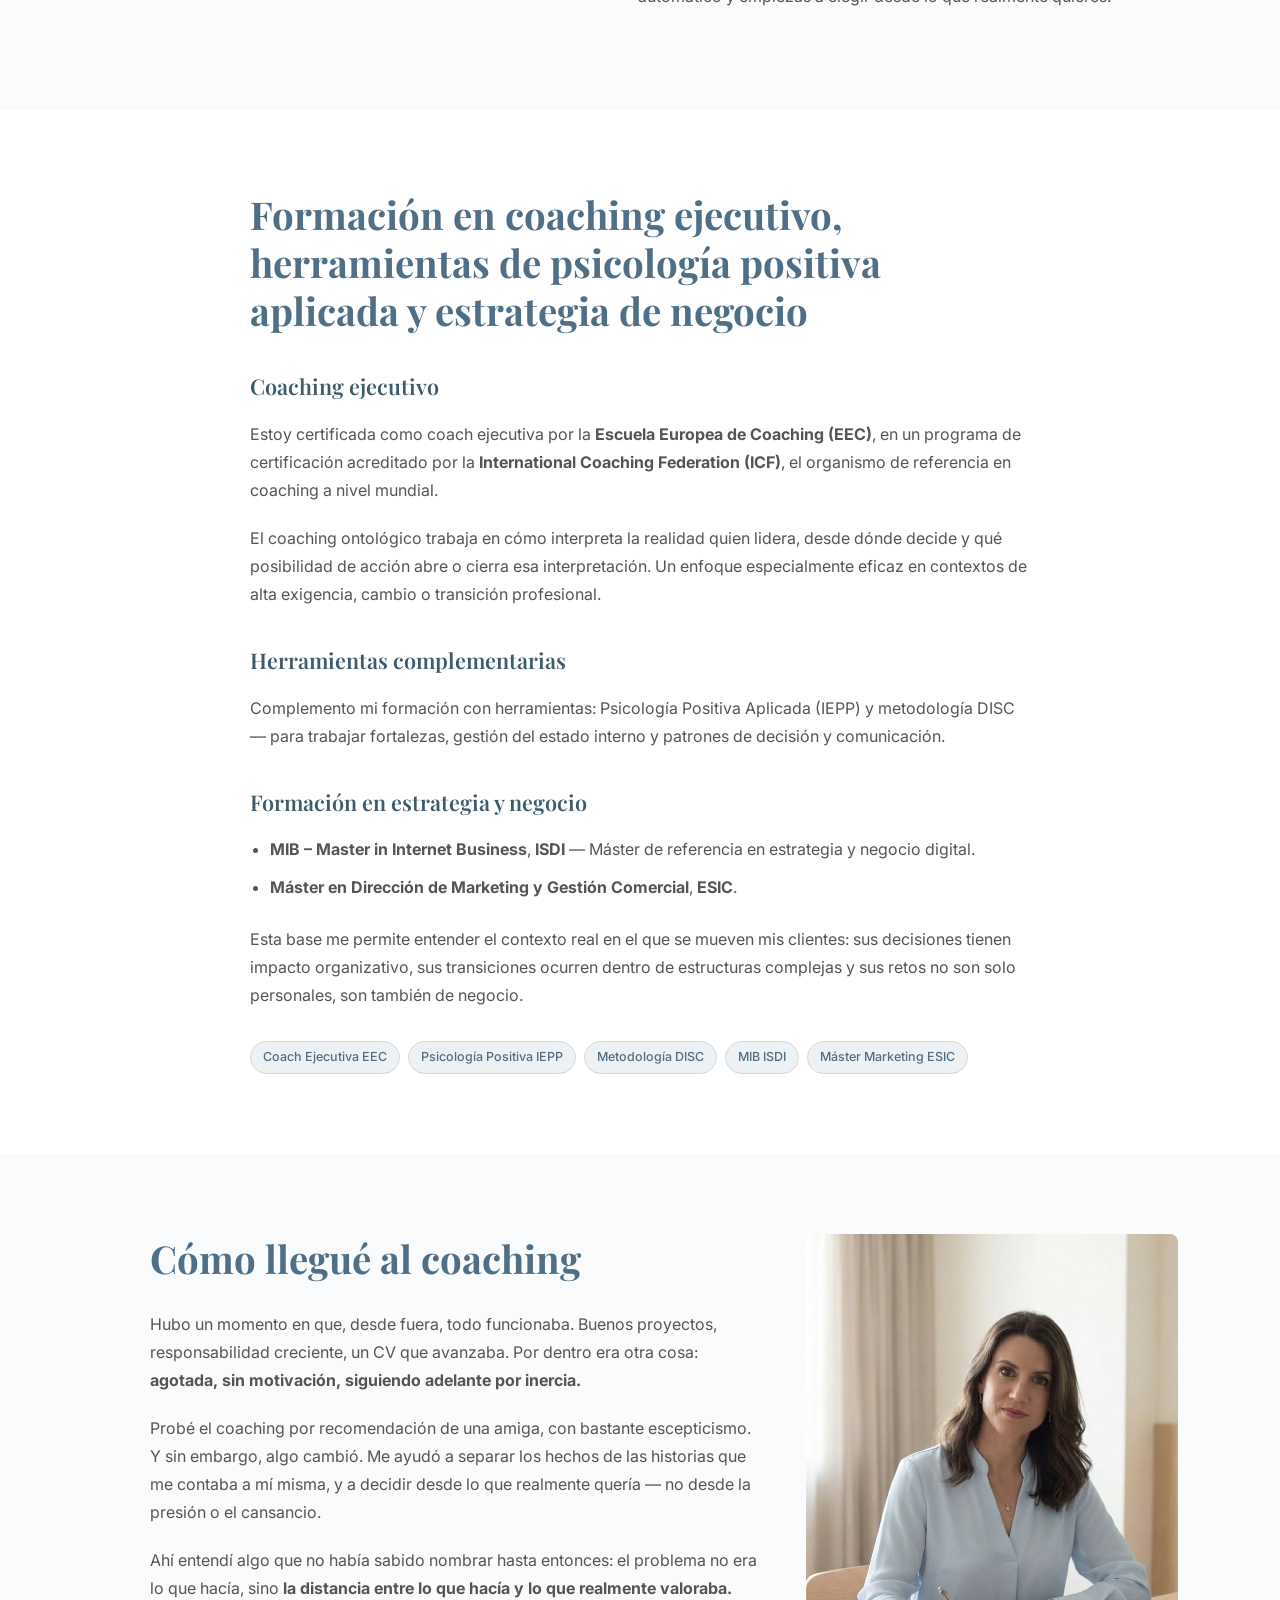
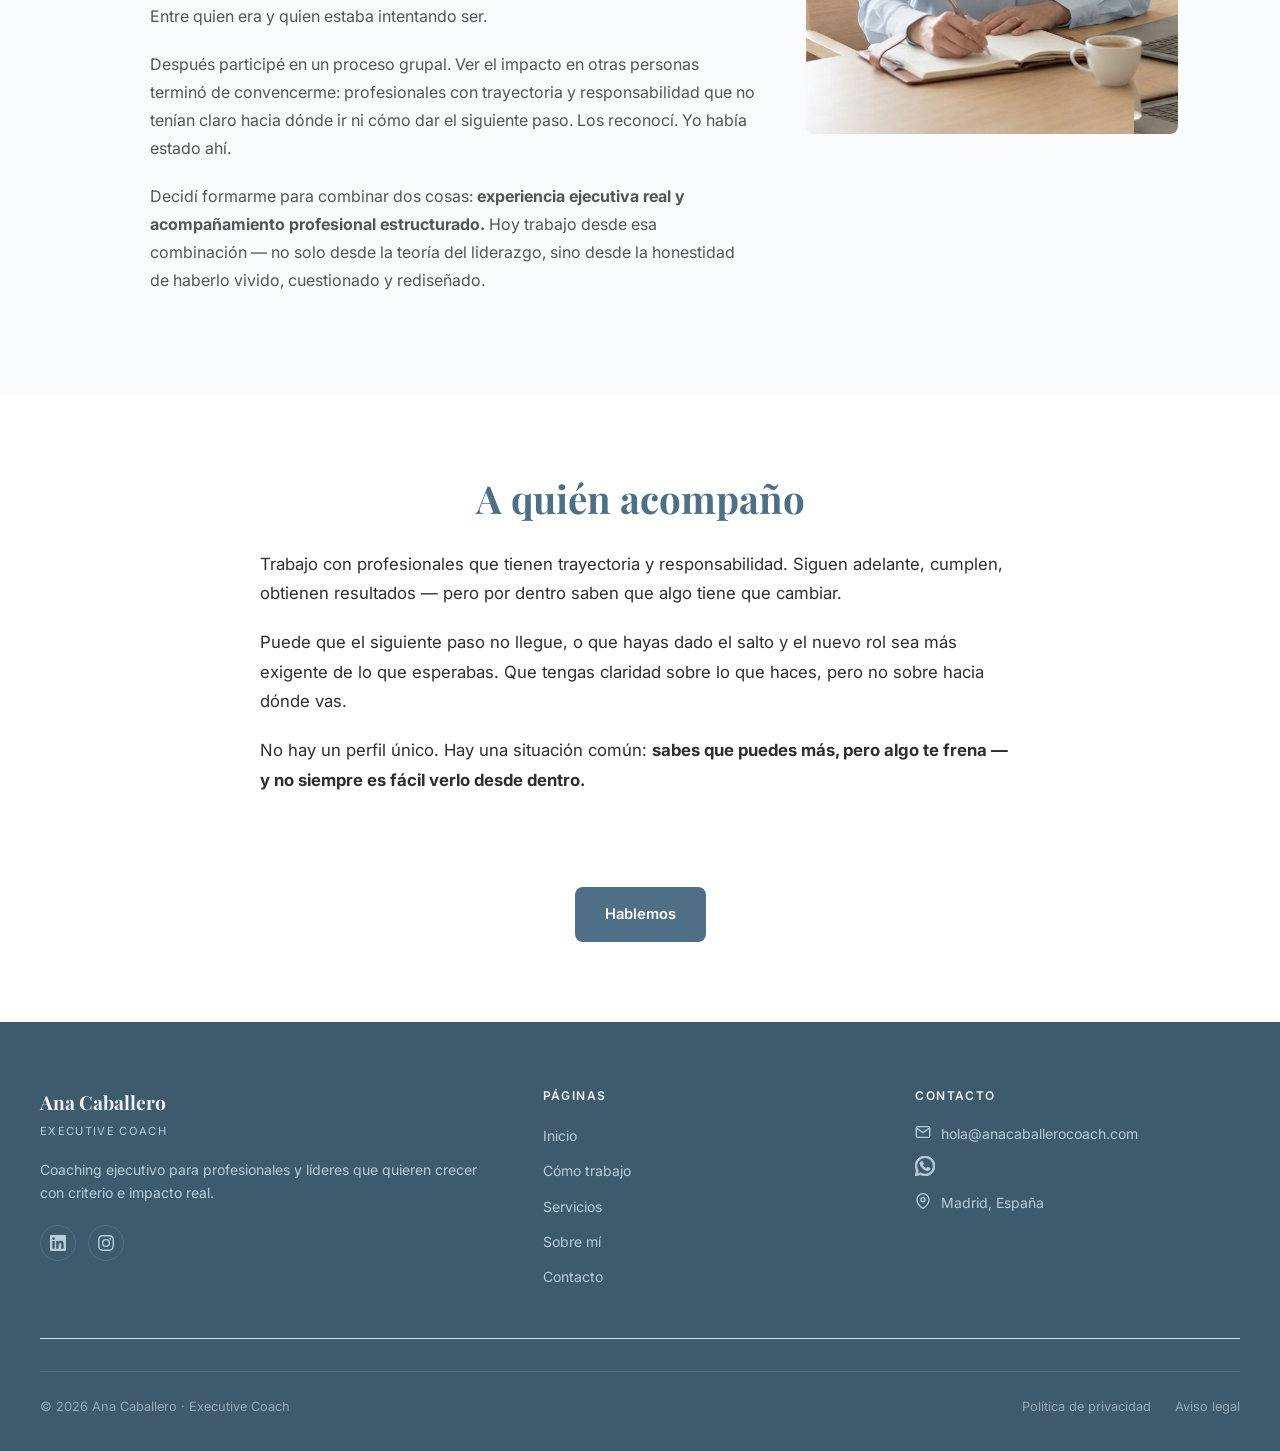
<file: sobre-mi.html>
<!DOCTYPE html>
<html lang="es">
<head>
  <meta charset="UTF-8">
  <meta name="viewport" content="width=device-width, initial-scale=1.0">
  <title>Sobre mí — Ana Caballero, Coach Ejecutiva</title>
  <meta name="description" content="Conoce la historia, la formación y el enfoque de Ana Caballero, coach ejecutiva con más de 15 años en empresas internacionales.">
  <meta name="robots" content="index, follow">
  <link rel="canonical" href="https://anacaballerocoach.com/sobre-mi">

  <!-- Open Graph -->
  <meta property="og:type" content="website">
  <meta property="og:title" content="Sobre mí — Ana Caballero, Coach Ejecutiva">
  <meta property="og:description" content="Conoce la historia, la formación y el enfoque de Ana Caballero, coach ejecutiva con más de 15 años en empresas internacionales.">
  <meta property="og:url" content="https://anacaballerocoach.com/sobre-mi">
  <meta property="og:image" content="https://anacaballerocoach.com/img/ana-sobre-mi.jpg">
  <meta property="og:locale" content="es_ES">
  <meta property="og:site_name" content="Ana Caballero Coach Ejecutiva">

  <!-- Twitter Card -->
  <meta name="twitter:card" content="summary_large_image">
  <meta name="twitter:title" content="Sobre mí — Ana Caballero, Coach Ejecutiva">
  <meta name="twitter:description" content="Coach ejecutiva con más de 15 años en empresas internacionales.">
  <meta name="twitter:image" content="https://anacaballerocoach.com/img/ana-sobre-mi.jpg">

  <!-- Favicon -->
  <link rel="icon" href="img/favicon.ico" sizes="any">
  <link rel="icon" type="image/png" sizes="32x32" href="img/favicon-32.png">
  <link rel="icon" type="image/png" sizes="192x192" href="img/favicon-192.png">
  <link rel="icon" type="image/png" sizes="512x512" href="img/favicon-512.png">
  <link rel="apple-touch-icon" sizes="180x180" href="img/apple-touch-icon.png">

  <!-- Fonts -->
  <link rel="preconnect" href="https://fonts.googleapis.com">
  <link rel="preconnect" href="https://fonts.gstatic.com" crossorigin>
  <link href="https://fonts.googleapis.com/css2?family=Playfair+Display:wght@400;600;700&family=Inter:wght@400;500;600&display=swap" rel="stylesheet">

  <!-- CSS -->
  <link rel="stylesheet" href="css/styles.css">

  <!-- Google Analytics -->
  <script async src="https://www.googletagmanager.com/gtag/js?id=G-NQW7HL3DKE"></script>
  <script>
    window.dataLayer = window.dataLayer || [];
    function gtag(){dataLayer.push(arguments);}
    gtag('js', new Date());
    gtag('config', 'G-NQW7HL3DKE');
  </script>

  <!-- Schema JSON-LD -->
  <script type="application/ld+json">
  {
    "@context": "https://schema.org",
    "@type": "Person",
    "name": "Ana Caballero",
    "jobTitle": "Coach Ejecutiva",
    "description": "Coach ejecutiva con más de 15 años en empresas internacionales. Especializada en crecimiento profesional y consolidación de liderazgo para mandos intermedios y líderes recién promocionados.",
    "url": "https://anacaballerocoach.com/sobre-mi",
    "alumniOf": [
      {"@type": "EducationalOrganization", "name": "Escuela Europea de Coaching (EEC)"},
      {"@type": "EducationalOrganization", "name": "Instituto Europeo de Psicología Positiva (IEPP)"},
      {"@type": "EducationalOrganization", "name": "ISDI"},
      {"@type": "EducationalOrganization", "name": "ESIC"}
    ],
    "sameAs": [
      "https://linkedin.com/in/ana-caballero-laporta",
      "https://instagram.com/anacaballero.coach"
    ]
  }
  </script>
</head>

<body>

  <!-- =========================================
       NAVEGACIÓN
  ========================================= -->
  <nav class="nav" id="nav" role="navigation" aria-label="Navegación principal">
    <div class="nav__inner">
      <a href="/" class="nav__logo" aria-label="Ana Caballero Coach — inicio">
        <img src="img/logo-ana-caballero.png" alt="Ana Caballero — Executive Coach" class="nav__logo-img">
      </a>

      <button class="nav__toggle" id="navToggle" aria-expanded="false" aria-controls="navLinks" aria-label="Abrir menú">
        <span></span><span></span><span></span>
      </button>

      <ul class="nav__links" id="navLinks" role="list">
        <li><a href="/#como-trabajo">Cómo trabajo</a></li>
        <li><a href="/servicios">Servicios</a></li>
        <li><a href="/sobre-mi" aria-current="page">Sobre mí</a></li>
        <li><a href="/#faq">FAQ</a></li>
        <li><a href="/contacto" class="nav__cta">Reservar sesión</a></li>
      </ul>
    </div>
  </nav>

  <main id="main-content">

  <!-- =========================================
       HERO — fondo blanco
  ========================================= -->
  <div class="sm-page-hero">
    <div class="container">
      <div class="sm-hero">

        <!-- Foto real -->
        <div class="sm-hero__image">
          <img
            src="img/ana-sobre-mi.jpg"
            alt="Ana Caballero, coach ejecutiva con más de 15 años en empresas internacionales"
            loading="eager"
            width="560" height="720">
        </div>

        <!-- Contenido -->
        <div class="sm-hero__content">
          <span class="eyebrow">SOBRE MÍ</span>
          <h1>De la experiencia ejecutiva al coaching</h1>
          <p class="sm-intro">Coach ejecutiva con más de 15 años en empresas internacionales. En esta página cuento quién soy, cómo llegué al coaching y a quién acompaño.</p>

          <div class="sm-stats">
            <div class="sm-stat">
              <div class="sm-stat__num">+15</div>
              <div class="sm-stat__label">años de experiencia</div>
            </div>
            <div class="sm-stat">
              <div class="sm-stat__num">5</div>
              <div class="sm-stat__label">países</div>
            </div>
            <div class="sm-stat">
              <div class="sm-stat__num">3</div>
              <div class="sm-stat__label">continentes</div>
            </div>
          </div>

          <hr>

          <div class="sobre__credentials" role="list" aria-label="Formación y certificaciones">
            <span class="credential-tag" role="listitem">Coach Ejecutiva EEC</span>
            <span class="credential-tag" role="listitem">Psicología Positiva IEPP</span>
            <span class="credential-tag" role="listitem">Metodología DISC</span>
            <span class="credential-tag" role="listitem">MIB ISDI</span>
            <span class="credential-tag" role="listitem">Máster Marketing ESIC</span>
          </div>
        </div>

      </div>
    </div>
  </div>

  <!-- =========================================
       BLOQUE 1 — QUIÉN SOY (fondo perla)
  ========================================= -->
  <section class="section--perla sm-section" aria-labelledby="quien-soy-heading">
    <div class="container">
      <div class="sm-quien-grid">

        <!-- Imagen izquierda — foto real, sin clase img-ai -->
        <div class="sm-quien-img">
          <img
            src="img/ana-caminando.jpg"
            alt="Ana Caballero, coach ejecutiva con experiencia en entornos corporativos internacionales"
            loading="lazy"
            width="480" height="600">
        </div>

        <!-- Texto derecha -->
        <div class="sm-quien-texto">
          <h2 id="quien-soy-heading">Más de 15 años en entornos donde las decisiones importan</h2>

          <p>Llevo más de 15 años <strong>trabajando en estrategia, marketing e innovación digital en entornos internacionales</strong> — España, Reino Unido, Francia, Estados Unidos y Emiratos Árabes Unidos. Fui creciendo profesionalmente liderando equipos multiculturales, gestionando mercados en más de 14 países y participando en proyectos estratégicos tanto en multinacionales como en emprendimiento propio.</p>

          <p>A lo largo de ese camino tomé decisiones que no siempre seguían el camino más seguro. Algunas veces fue porque llegó algo mejor. Otras porque algo había dejado de encajar.</p>

          <p>Trabajar en 5 países y 3 continentes no fue un plan trazado de antemano. Fue el resultado de <strong>elegir el crecimiento</strong> — con todo lo que eso implica: empezar de cero, construir confianza en entornos que no te esperaban y <strong>aprender a liderar desde quien eres, no desde lo que conoces.</strong></p>

          <p>Una de las experiencias que más me marcó fue <strong>liderar el departamento de marketing en Dubái con un equipo consolidado — siendo la única que no hablaba árabe.</strong> Tuve que encontrar mi propia forma de posicionarme, comunicar y generar confianza — sin poder apoyarme en lo que había funcionado antes.</p>

          <p>También creé 2 startups. Las dos cerraron. Fue una de las experiencias que más me enseñaron sobre liderazgo, resiliencia y lo que significa tomar decisiones con incertidumbre real.</p>

          <p>Aprendí que el crecimiento profesional rara vez es lineal y casi nunca cómodo. Y que casi siempre empieza en el mismo sitio: cuando decides dejar de operar en automático y empiezas a elegir desde lo que realmente quieres.</p>
        </div>

      </div>
    </div>
  </section>

  <!-- =========================================
       BLOQUE 2 — MI FORMACIÓN (fondo blanco)
  ========================================= -->
  <section class="section--white sm-section" aria-labelledby="formacion-heading">
    <div class="container">
      <div class="sm-prose">
        <h2 id="formacion-heading">Formación en coaching ejecutivo, herramientas de psicología positiva aplicada y estrategia de negocio</h2>

        <h3>Coaching ejecutivo</h3>
        <p>Estoy certificada como coach ejecutiva por la <strong>Escuela Europea de Coaching (EEC)</strong>, en un programa de certificación acreditado por la <strong>International Coaching Federation (ICF)</strong>, el organismo de referencia en coaching a nivel mundial.</p>
        <p>El coaching ontológico trabaja en cómo interpreta la realidad quien lidera, desde dónde decide y qué posibilidad de acción abre o cierra esa interpretación. Un enfoque especialmente eficaz en contextos de alta exigencia, cambio o transición profesional.</p>

        <h3>Herramientas complementarias</h3>
        <p>Complemento mi formación con herramientas: Psicología Positiva Aplicada (IEPP) y metodología DISC — para trabajar fortalezas, gestión del estado interno y patrones de decisión y comunicación.</p>

        <h3>Formación en estrategia y negocio</h3>
        <ul>
          <li><strong>MIB – Master in Internet Business</strong>, <strong>ISDI</strong> — Máster de referencia en estrategia y negocio digital.</li>
          <li><strong>Máster en Dirección de Marketing y Gestión Comercial</strong>, <strong>ESIC</strong>.</li>
        </ul>
        <p>Esta base me permite entender el contexto real en el que se mueven mis clientes: sus decisiones tienen impacto organizativo, sus transiciones ocurren dentro de estructuras complejas y sus retos no son solo personales, son también de negocio.</p>

        <div class="sobre__credentials" role="list" aria-label="Formación y certificaciones" style="margin-top: 2rem;">
          <span class="credential-tag" role="listitem">Coach Ejecutiva EEC</span>
          <span class="credential-tag" role="listitem">Psicología Positiva IEPP</span>
          <span class="credential-tag" role="listitem">Metodología DISC</span>
          <span class="credential-tag" role="listitem">MIB ISDI</span>
          <span class="credential-tag" role="listitem">Máster Marketing ESIC</span>
        </div>
      </div>
    </div>
  </section>

  <!-- =========================================
       BLOQUE 3 — CÓMO LLEGUÉ AL COACHING (fondo perla)
  ========================================= -->
  <section class="section--perla sm-section" aria-labelledby="coaching-heading">
    <div class="container">
      <div class="sm-coaching-grid">

        <!-- Texto izquierda -->
        <div>
          <h2 id="coaching-heading">Cómo llegué al coaching</h2>

          <p>Hubo un momento en que, desde fuera, todo funcionaba. Buenos proyectos, responsabilidad creciente, un CV que avanzaba. Por dentro era otra cosa: <strong>agotada, sin motivación, siguiendo adelante por inercia.</strong></p>

          <p>Probé el coaching por recomendación de una amiga, con bastante escepticismo. Y sin embargo, algo cambió. Me ayudó a separar los hechos de las historias que me contaba a mí misma, y a decidir desde lo que realmente quería — no desde la presión o el cansancio.</p>

          <p>Ahí entendí algo que no había sabido nombrar hasta entonces: el problema no era lo que hacía, sino <strong>la distancia entre lo que hacía y lo que realmente valoraba.</strong> Entre quien era y quien estaba intentando ser.</p>

          <p>Después participé en un proceso grupal. Ver el impacto en otras personas terminó de convencerme: profesionales con trayectoria y responsabilidad que no tenían claro hacia dónde ir ni cómo dar el siguiente paso. Los reconocí. Yo había estado ahí.</p>

          <p>Decidí formarme para combinar dos cosas: <strong>experiencia ejecutiva real y acompañamiento profesional estructurado.</strong> Hoy trabajo desde esa combinación — no solo desde la teoría del liderazgo, sino desde la honestidad de haberlo vivido, cuestionado y rediseñado.</p>
        </div>

        <!-- Imagen derecha -->
        <div class="sm-coaching-img">
          <img
            src="img/ana-coaching-online.jpg"
            class="img-ai"
            alt="Sesión de coaching ejecutivo online"
            loading="lazy"
            width="420" height="500">
        </div>

      </div>
    </div>
  </section>

  <!-- =========================================
       BLOQUE 4 — A QUIÉN ACOMPAÑO (fondo blanco)
  ========================================= -->
  <section class="section--white sm-section" aria-labelledby="a-quien-heading">
    <div class="container">

      <h2 id="a-quien-heading" class="sm-a-quien-titulo">A quién acompaño</h2>

      <div class="sm-a-quien-intro sm-a-quien-intro--simple">
        <div class="sm-a-quien-texto">
          <p>Trabajo con profesionales que tienen trayectoria y responsabilidad. Siguen adelante, cumplen, obtienen resultados — pero por dentro saben que algo tiene que cambiar.</p>

          <p>Puede que el siguiente paso no llegue, o que hayas dado el salto y el nuevo rol sea más exigente de lo que esperabas. Que tengas claridad sobre lo que haces, pero no sobre hacia dónde vas.</p>

          <p>No hay un perfil único. Hay una situación común: <strong>sabes que puedes más, pero algo te frena — y no siempre es fácil verlo desde dentro.</strong></p>
        </div>
      </div>

      <!-- CTA -->
      <div class="sm-a-quien-cta">
        <a href="/contacto" class="btn btn--primary">Hablemos</a>
      </div>

    </div>
  </section>

  </main>

  <!-- =========================================
       FOOTER
  ========================================= -->
  <footer class="footer" role="contentinfo">
    <div class="footer__grid">

      <div class="footer__col">
        <span class="footer__brand-name">Ana Caballero</span>
        <span class="footer__tagline">Executive Coach</span>
        <p class="footer__desc">
          Coaching ejecutivo para profesionales y líderes que quieren crecer con criterio e impacto real.
        </p>
        <div class="footer__social" aria-label="Redes sociales">
          <a href="https://www.linkedin.com/in/ana-caballero-laporta/" target="_blank" rel="noopener noreferrer" aria-label="LinkedIn de Ana Caballero">
            <svg xmlns="http://www.w3.org/2000/svg" viewBox="0 0 24 24" fill="currentColor" aria-hidden="true"><path d="M20.447 20.452h-3.554v-5.569c0-1.328-.027-3.037-1.852-3.037-1.853 0-2.136 1.445-2.136 2.939v5.667H9.351V9h3.414v1.561h.046c.477-.9 1.637-1.85 3.37-1.85 3.601 0 4.267 2.37 4.267 5.455v6.286zM5.337 7.433a2.062 2.062 0 01-2.063-2.065 2.064 2.064 0 112.063 2.065zm1.782 13.019H3.555V9h3.564v11.452zM22.225 0H1.771C.792 0 0 .774 0 1.729v20.542C0 23.227.792 24 1.771 24h20.451C23.2 24 24 23.227 24 22.271V1.729C24 .774 23.2 0 22.222 0h.003z"/></svg>
          </a>
          <a href="https://www.instagram.com/anacaballero.coach/" target="_blank" rel="noopener noreferrer" aria-label="Instagram de Ana Caballero">
            <svg xmlns="http://www.w3.org/2000/svg" viewBox="0 0 24 24" fill="currentColor" aria-hidden="true"><path d="M12 2.163c3.204 0 3.584.012 4.85.07 3.252.148 4.771 1.691 4.919 4.919.058 1.265.069 1.645.069 4.849 0 3.205-.012 3.584-.069 4.849-.149 3.225-1.664 4.771-4.919 4.919-1.266.058-1.644.07-4.85.07-3.204 0-3.584-.012-4.849-.07-3.26-.149-4.771-1.699-4.919-4.92-.058-1.265-.07-1.644-.07-4.849 0-3.204.013-3.583.07-4.849.149-3.227 1.664-4.771 4.919-4.919 1.266-.057 1.645-.069 4.849-.069zm0-2.163c-3.259 0-3.667.014-4.947.072-4.358.2-6.78 2.618-6.98 6.98-.059 1.281-.073 1.689-.073 4.948 0 3.259.014 3.668.072 4.948.2 4.358 2.618 6.78 6.98 6.98 1.281.058 1.689.072 4.948.072 3.259 0 3.668-.014 4.948-.072 4.354-.2 6.782-2.618 6.979-6.98.059-1.28.073-1.689.073-4.948 0-3.259-.014-3.667-.072-4.947-.196-4.354-2.617-6.78-6.979-6.98-1.281-.059-1.69-.073-4.949-.073zm0 5.838a6.162 6.162 0 100 12.324 6.162 6.162 0 000-12.324zM12 16a4 4 0 110-8 4 4 0 010 8zm6.406-11.845a1.44 1.44 0 100 2.881 1.44 1.44 0 000-2.881z"/></svg>
          </a>
        </div>
      </div>

      <div class="footer__col">
        <h5>Páginas</h5>
        <ul>
          <li><a href="/">Inicio</a></li>
          <li><a href="/#como-trabajo">Cómo trabajo</a></li>
          <li><a href="/servicios">Servicios</a></li>
          <li><a href="/sobre-mi">Sobre mí</a></li>
          <li><a href="/contacto">Contacto</a></li>
        </ul>
      </div>

      <div class="footer__col">
        <h5>Contacto</h5>
        <div class="footer__contact-item">
          <svg class="footer__contact-icon" xmlns="http://www.w3.org/2000/svg" width="16" height="16" viewBox="0 0 24 24" fill="none" stroke="currentColor" stroke-width="2" aria-hidden="true"><path d="M4 4h16c1.1 0 2 .9 2 2v12c0 1.1-.9 2-2 2H4c-1.1 0-2-.9-2-2V6c0-1.1.9-2 2-2z"/><polyline points="22,6 12,13 2,6"/></svg>
          <a href="mailto:hola@anacaballerocoach.com">hola@anacaballerocoach.com</a>
        </div>
        <div class="footer__contact-item">
          <a href="https://wa.me/34630767022" target="_blank" rel="noopener noreferrer" aria-label="Contactar por WhatsApp">
            <svg class="footer__contact-icon" xmlns="http://www.w3.org/2000/svg" width="20" height="20" viewBox="0 0 24 24" fill="currentColor" aria-hidden="true">
              <path d="M17.472 14.382c-.297-.149-1.758-.867-2.03-.967-.273-.099-.471-.148-.67.15-.197.297-.767.966-.94 1.164-.173.199-.347.223-.644.075-.297-.15-1.255-.463-2.39-1.475-.883-.788-1.48-1.761-1.653-2.059-.173-.297-.018-.458.13-.606.134-.133.298-.347.446-.52.149-.174.198-.298.298-.497.099-.198.05-.371-.025-.52-.075-.149-.669-1.612-.916-2.207-.242-.579-.487-.5-.669-.51-.173-.008-.371-.01-.57-.01-.198 0-.52.074-.792.372-.272.297-1.04 1.016-1.04 2.479 0 1.462 1.065 2.875 1.213 3.074.149.198 2.096 3.2 5.077 4.487.709.306 1.262.489 1.694.625.712.227 1.36.195 1.871.118.571-.085 1.758-.719 2.006-1.413.248-.694.248-1.289.173-1.413-.074-.124-.272-.198-.57-.347m-5.421 7.403h-.004a9.87 9.87 0 01-5.031-1.378l-.361-.214-3.741.982.998-3.648-.235-.374a9.86 9.86 0 01-1.51-5.26c.001-5.45 4.436-9.884 9.888-9.884 2.64 0 5.122 1.03 6.988 2.898a9.825 9.825 0 012.893 6.994c-.003 5.45-4.437 9.884-9.885 9.884m8.413-18.297A11.815 11.815 0 0012.05 0C5.495 0 .16 5.335.157 11.892c0 2.096.547 4.142 1.588 5.945L.057 24l6.305-1.654a11.882 11.882 0 005.683 1.448h.005c6.554 0 11.89-5.335 11.893-11.893a11.821 11.821 0 00-3.48-8.413z"/>
            </svg>
          </a>
        </div>
        <div class="footer__contact-item">
          <svg class="footer__contact-icon" xmlns="http://www.w3.org/2000/svg" width="16" height="16" viewBox="0 0 24 24" fill="none" stroke="currentColor" stroke-width="2" aria-hidden="true"><path d="M21 10c0 7-9 13-9 13s-9-6-9-13a9 9 0 0 1 18 0z"/><circle cx="12" cy="10" r="3"/></svg>
          <span>Madrid, España</span>
        </div>
      </div>

    </div>

    <div class="footer__bottom">
      <p>© 2026 Ana Caballero · Executive Coach</p>
      <nav class="footer__bottom-links" aria-label="Enlaces legales">
        <a href="/privacidad">Política de privacidad</a>
        <a href="/aviso-legal">Aviso legal</a>
      </nav>
    </div>
  </footer>

  <!-- Cookie Banner -->
  <div class="cookie-banner" id="cookieBanner" role="dialog" aria-labelledby="cookieTitle" aria-describedby="cookieDesc">
    <div class="cookie-banner__text">
      <p id="cookieDesc">
        Usamos cookies técnicas necesarias para el funcionamiento del sitio.
        Si activas las cookies analíticas nos ayudas a mejorar la web.
        <a href="/privacidad#cookies">Más información</a>
      </p>
    </div>
    <div class="cookie-banner__actions">
      <button class="btn btn--outline" id="cookieEssential">Solo esenciales</button>
      <button class="btn btn--primary" id="cookieAccept">Aceptar todas</button>
    </div>
  </div>

  <script src="js/main.js" defer></script>

</body>
</html>
</file>
<file: css/styles.css>
/* ============================================
   ANA CABALLERO COACH — Estilos principales
   Versión 1.0 — Marzo 2026
   ============================================ */

/* --- Variables --- */
:root {
  --color-white:            #FFFFFF;
  --color-perla:            #F9FBFC;
  --color-card:             #DDE6EC;
  --color-azul-medio:       #7A94A0;
  --color-azul-gris:        #4F6F86;
  --color-azul-oscuro:      #3E5A6D;
  --color-texto:            #2E2E2E;
  --color-credential-bg:    #EDF1F3;
  --color-credential-border:#D0DAE0;
  --font-heading:           'Playfair Display', Georgia, serif;
  --font-body:              'Inter', -apple-system, BlinkMacSystemFont, sans-serif;
  --max-width:              1200px;
  --section-padding:        5rem 1.5rem;
  --radius:                 8px;
  --shadow-card:            0 2px 16px rgba(79,111,134,.08);
  --transition:             0.25s ease;
}

/* --- Reset & Base --- */
*, *::before, *::after { box-sizing: border-box; margin: 0; padding: 0; }

html {
  scroll-behavior: smooth;
  font-size: 16px;
  overflow-x: clip;
}

body {
  font-family: var(--font-body);
  color: var(--color-texto);
  background: var(--color-white);
  line-height: 1.7;
  -webkit-font-smoothing: antialiased;
  overflow-x: clip;
}

img { max-width: 100%; height: auto; display: block; }
a { color: inherit; text-decoration: none; }
ul { list-style: none; }

/* --- Typography --- */
h1, h2, h3 {
  font-family: var(--font-heading);
  line-height: 1.2;
  color: var(--color-texto);
}
h1 { font-size: clamp(2rem, 5vw, 3.2rem); font-weight: 700; }
h2 { font-size: clamp(1.6rem, 3.5vw, 2.4rem); font-weight: 700; }
h3 { font-size: clamp(1.1rem, 2vw, 1.35rem); font-weight: 600; }
h4 { font-family: var(--font-body); font-size: 1rem; font-weight: 600; }
p  { font-size: 1rem; line-height: 1.75; }

.eyebrow {
  font-family: var(--font-body);
  font-size: 0.75rem;
  font-weight: 600;
  letter-spacing: 0.15em;
  text-transform: uppercase;
  color: var(--color-azul-medio);
  display: block;
  margin-bottom: 0.75rem;
}

/* --- Layout helpers --- */
.container {
  max-width: var(--max-width);
  margin: 0 auto;
  padding: 0 1.5rem;
}

.section { padding: var(--section-padding); }
.section--white  { background: var(--color-white); }
.section--perla  { background: var(--color-perla); }
.section--dark   { background: var(--color-azul-oscuro); }

.section-header { text-align: center; margin-bottom: 3rem; }
.section-header h2 { margin-bottom: 1rem; }
.section-header p  { max-width: 680px; margin: 0 auto; color: #555; }

/* H2 azul gris en secciones */
.section--white .section-header h2,
.section--white h2 { color: var(--color-azul-gris); }
.section--perla .section-header h2,
.section--perla h2 { color: var(--color-azul-gris); }

/* ============================================
   NAVEGACIÓN
   ============================================ */
.nav {
  position: fixed;
  top: 0; left: 0; right: 0;
  z-index: 1000;
  background: rgba(255,255,255,0.95);
  backdrop-filter: blur(8px);
  border-bottom: 1px solid rgba(208,218,224,0.4);
  transition: box-shadow var(--transition);
}
.nav.scrolled { box-shadow: 0 2px 12px rgba(62,90,109,.1); }

.nav__inner {
  max-width: var(--max-width);
  margin: 0 auto;
  padding: 0 1.5rem;
  height: 68px;
  display: flex;
  align-items: center;
  justify-content: space-between;
  gap: 1rem;
}

.nav__logo {
  flex-shrink: 0;
  display: flex;
  align-items: center;
}
.nav__logo-img {
  height: 42px;
  width: auto;
}
.nav__logo span {
  display: block;
  font-family: var(--font-body);
  font-size: 0.65rem;
  font-weight: 400;
  letter-spacing: 0.12em;
  text-transform: uppercase;
  color: var(--color-azul-medio);
  margin-top: 2px;
}

.nav__links {
  display: flex;
  gap: 2rem;
  align-items: center;
}
.nav__links a {
  font-size: 0.875rem;
  font-weight: 500;
  color: var(--color-texto);
  transition: color var(--transition);
  white-space: nowrap;
}
.nav__links a:hover { color: var(--color-azul-gris); }
.nav__links a[aria-current="page"] { color: var(--color-azul-gris); font-weight: 600; }

.nav__cta {
  background: var(--color-azul-gris);
  color: var(--color-white) !important;
  padding: 0.5rem 1.15rem;
  border-radius: var(--radius);
  font-size: 0.82rem !important;
  white-space: nowrap;
  transition: background var(--transition) !important;
}
.nav__cta:hover { background: var(--color-azul-oscuro) !important; }

.nav__toggle {
  display: none;
  flex-direction: column;
  gap: 5px;
  cursor: pointer;
  padding: 4px;
  background: none;
  border: none;
}
.nav__toggle span {
  width: 24px; height: 2px;
  background: var(--color-texto);
  border-radius: 2px;
  transition: all var(--transition);
  display: block;
}
.nav__toggle.open span:nth-child(1) { transform: rotate(45deg) translate(5px,5px); }
.nav__toggle.open span:nth-child(2) { opacity: 0; }
.nav__toggle.open span:nth-child(3) { transform: rotate(-45deg) translate(5px,-5px); }

/* Mobile nav */
@media (max-width: 900px) {
  .nav__links { display: none; }
  .nav__toggle { display: flex; }

  .nav__links.open {
    display: flex;
    flex-direction: column;
    position: fixed;
    top: 68px; left: 0; right: 0;
    background: var(--color-white);
    border-bottom: 1px solid var(--color-credential-border);
    padding: 1.5rem;
    gap: 1.25rem;
    box-shadow: 0 8px 24px rgba(62,90,109,.1);
  }
  .nav__links.open a { font-size: 1rem; }
}

/* ============================================
   HERO
   ============================================ */
.hero {
  min-height: 100vh;
  padding: 7rem 1.5rem 4rem;
  background: var(--color-white);
  display: flex;
  align-items: center;
}

.hero__inner {
  max-width: var(--max-width);
  margin: 0 auto;
  display: grid;
  grid-template-columns: 1.2fr 0.8fr;
  grid-template-areas:
    "toptext image"
    "bottext image";
  column-gap: 4rem;
  row-gap: 1rem;
  align-content: center;
  align-items: center;
  width: 100%;
}

.hero__text { max-width: 560px; }
.hero__text--top { grid-area: toptext; align-self: end; }
.hero__text--bot { grid-area: bottext; align-self: start; }
.hero__image { grid-area: image; align-self: center; }

.hero__pills {
  display: flex;
  flex-wrap: wrap;
  gap: 0.6rem;
  margin: 1.5rem 0 2rem;
}
.hero__pill {
  font-size: 0.8rem;
  font-weight: 500;
  padding: 0.35rem 0.85rem;
  border: 1.5px solid var(--color-azul-medio);
  color: var(--color-azul-gris);
  border-radius: 100px;
  white-space: nowrap;
}

.hero__cta-group { display: flex; flex-direction: column; gap: 0.5rem; align-items: flex-start; }
.hero__microcopy { font-size: 0.78rem; color: #888; }

.hero__image { position: relative; display: flex; flex-direction: column; }
.hero__img-wrap {
  border-radius: 16px;
  overflow: hidden;
  position: relative;
  height: 100%;
  min-height: 400px;
  max-height: 540px;
}
.hero__img-wrap img {
  width: 100%; height: 100%;
  object-fit: cover;
  object-position: top center;
}

.hero__badge {
  position: absolute;
  bottom: 1.5rem;
  left: -1.5rem;
  background: var(--color-azul-gris);
  color: var(--color-white);
  font-family: var(--font-body);
  font-size: 0.85rem;
  font-weight: 600;
  padding: 0.6rem 1rem;
  border-radius: var(--radius);
  box-shadow: 0 4px 16px rgba(62,90,109,.3);
  white-space: nowrap;
}

@media (max-width: 900px) {
  .hero {
    overflow: hidden;
    padding: 5.5rem 1.5rem 3.5rem;
  }
  .hero__inner {
    grid-template-columns: 1fr;
    grid-template-areas:
      "toptext"
      "image"
      "bottext";
    row-gap: 1.75rem;
    text-align: center;
    width: 100%;
    max-width: 100%;
    overflow: hidden;
  }
  .hero__text { max-width: 100%; width: 100%; overflow: hidden; }
  .hero__text--top,
  .hero__text--bot { align-self: auto; }
  .hero__text--top { margin-bottom: -0.25rem; }
  .hero h1 { font-size: 2rem; }
  .hero__pills { justify-content: center; flex-direction: column; align-items: center; }
  .hero__pill { text-align: center; }
  .hero__cta-group { align-items: center; width: 100%; }
  .hero__cta-group .btn { width: auto; max-width: 90%; justify-content: center; box-sizing: border-box; padding: 0.85rem 2rem; font-size: 0.95rem; }
  .hero__badge {
    position: relative;
    bottom: auto;
    left: auto;
    transform: none;
    display: block;
    width: fit-content;
    margin: 0.75rem auto 0;
    text-align: center;
    white-space: normal;
    font-size: 0.8rem;
  }
  .hero__image { padding-bottom: 0; }
  .hero__img-wrap { aspect-ratio: 3/4; max-width: 320px; margin: 0 auto; }
}

@media (max-width: 900px) {
  .cta-final { padding: 4rem 1.5rem; }
  .cta-final .btn--lg,
  .cta-final .btn--white {
    width: auto;
    max-width: 90%;
    box-sizing: border-box;
    justify-content: center;
    padding: 0.75rem 1.5rem;
    font-size: 0.9rem;
  }
  .servicios__cta-comun .btn--outline {
    padding: 0.7rem 1.4rem;
    font-size: 0.88rem;
  }
}

/* ============================================
   BUTTONS
   ============================================ */
.btn {
  display: inline-flex;
  align-items: center;
  justify-content: center;
  gap: 0.5rem;
  padding: 0.8rem 1.75rem;
  border-radius: var(--radius);
  font-family: var(--font-body);
  font-size: 0.92rem;
  font-weight: 600;
  cursor: pointer;
  transition: all var(--transition);
  border: 2px solid transparent;
  white-space: nowrap;
  text-decoration: none;
}

.btn--primary {
  background: var(--color-azul-gris);
  color: var(--color-white);
  border-color: var(--color-azul-gris);
}
.btn--primary:hover {
  background: var(--color-azul-oscuro);
  border-color: var(--color-azul-oscuro);
}

.btn--outline {
  background: transparent;
  color: var(--color-azul-gris);
  border-color: var(--color-azul-medio);
}
.btn--outline:hover {
  background: var(--color-azul-gris);
  color: var(--color-white);
  border-color: var(--color-azul-gris);
}

.btn--white {
  background: var(--color-white);
  color: var(--color-azul-oscuro);
  border-color: var(--color-white);
}
.btn--white:hover {
  background: var(--color-perla);
}

.btn--lg { padding: 0.95rem 2.2rem; font-size: 1rem; }

/* ============================================
   SECCIÓN 2: POR QUÉ CONMIGO
   ============================================ */
.porque__inner {
  max-width: var(--max-width);
  margin: 0 auto;
  display: grid;
  grid-template-columns: 1fr 1fr;
  gap: 4rem;
  align-items: start;
}

.porque__text-block { max-width: 480px; }
.porque__text-block h2 { color: var(--color-azul-gris); margin-bottom: 1.5rem; }
.porque__text-block p { margin-bottom: 1rem; color: #555; }

.porque__cards { display: flex; flex-direction: column; gap: 1rem; }
.porque__card {
  background: var(--color-white);
  border-left: 3px solid var(--color-azul-medio);
  border-radius: 0 var(--radius) var(--radius) 0;
  padding: 1.25rem 1.5rem;
  box-shadow: var(--shadow-card);
}
.porque__card h4 { color: var(--color-azul-gris); margin-bottom: 0.4rem; font-size: 0.95rem; }
.porque__card p { font-size: 0.875rem; color: #555; line-height: 1.65; }

.porque__image {
  border-radius: 12px;
  overflow: hidden;
  position: relative;
}
.porque__image img {
  width: 100%; height: 100%;
  object-fit: cover;
  min-height: 420px;
}

@media (max-width: 900px) {
  .porque__inner {
    grid-template-columns: 1fr;
    gap: 2.5rem;
  }
  .porque__image { display: none; } /* hide on mobile, content is enough */
  .porque__text-block { max-width: 100%; }
}

/* ============================================
   SECCIÓN 3: ¿TE RECONOCES? (Tabs)
   ============================================ */
.reconoces__tabs {
  display: flex;
  gap: 0.75rem;
  flex-wrap: wrap;
  justify-content: center;
  margin-bottom: 2rem;
}

.tab-btn {
  padding: 0.6rem 1.2rem;
  border: 2px solid var(--color-credential-border);
  background: transparent;
  border-radius: var(--radius);
  font-family: var(--font-body);
  font-size: 0.85rem;
  font-weight: 500;
  cursor: pointer;
  color: var(--color-azul-medio);
  transition: all var(--transition);
  display: flex;
  align-items: center;
  gap: 0.5rem;
}
.tab-btn .tab-num { color: var(--color-azul-medio); font-weight: 700; }
.tab-btn:hover {
  border-color: var(--color-azul-gris);
  color: var(--color-azul-gris);
}
.tab-btn.active {
  border-color: var(--color-azul-gris);
  border-left-width: 4px;
  color: var(--color-azul-gris);
  background: rgba(79,111,134,.05);
}

.reconoces__content { max-width: 800px; margin: 0 auto; }

.tab-panel { display: none; }
.tab-panel.active { display: block; }

.tab-panel__intro {
  font-style: italic;
  color: #666;
  margin-bottom: 1.25rem;
  padding: 1rem 1.25rem;
  border-left: 3px solid var(--color-azul-medio);
  background: rgba(122,148,160,.04);
  border-radius: 0 var(--radius) var(--radius) 0;
}

.tab-panel__list {
  display: flex;
  flex-direction: column;
  gap: 0.5rem;
  margin-bottom: 2rem;
}
.tab-panel__list li {
  display: flex;
  align-items: baseline;
  gap: 0.75rem;
  font-size: 0.95rem;
  line-height: 1.65;
}
.tab-panel__list li::before {
  content: "→";
  color: var(--color-azul-medio);
  flex-shrink: 0;
  font-size: 0.85rem;
}

.reconoces__cta { text-align: center; margin-top: 2.5rem; }

/* ============================================
   SECCIÓN 4: QUÉ LOGRARÁS
   ============================================ */
.logras__grid {
  display: grid;
  grid-template-columns: repeat(3, 1fr);
  gap: 1.5rem;
  max-width: var(--max-width);
  margin: 0 auto;
}

.logras__card {
  background: var(--color-card);
  border-radius: var(--radius);
  padding: 2rem 1.75rem;
  box-shadow: var(--shadow-card);
}
.logras__card h3 {
  color: var(--color-azul-gris);
  margin-bottom: 1rem;
  font-size: 1.1rem;
}
.logras__card ul { display: flex; flex-direction: column; gap: 0.6rem; }
.logras__card li {
  font-size: 0.9rem;
  color: #555;
  display: flex;
  gap: 0.6rem;
  align-items: baseline;
  line-height: 1.6;
}
.logras__card li::before {
  content: "✓";
  color: var(--color-azul-medio);
  flex-shrink: 0;
  font-size: 0.8rem;
}

@media (max-width: 900px) { .logras__grid { grid-template-columns: 1fr; max-width: 520px; } }
@media (min-width: 901px) and (max-width: 1100px) { .logras__grid { grid-template-columns: repeat(2, 1fr); } }

/* ============================================
   SECCIÓN 5: CÓMO TRABAJO
   ============================================ */
.como__inner {
  max-width: var(--max-width);
  margin: 0 auto;
}
.como__subtitle { max-width: 700px; margin: 0 auto 3rem; text-align: center; color: #555; }

.como__timeline {
  display: grid;
  grid-template-columns: repeat(3, 1fr);
  gap: 0;
  position: relative;
  margin-bottom: 1.25rem;
}
.como__timeline::before {
  content: '';
  position: absolute;
  top: 32px;
  left: calc(16.67% + 1rem);
  right: calc(16.67% + 1rem);
  height: 2px;
  background: var(--color-azul-medio);
  z-index: 0;
}

.fase {
  padding: 0 1.5rem 2rem;
  cursor: pointer;
  transition: all var(--transition);
  position: relative;
}
.fase__header {
  display: flex;
  flex-direction: column;
  align-items: center;
  margin-bottom: 1.5rem;
}
.fase__num {
  width: 64px; height: 64px;
  border-radius: 50%;
  background: var(--color-white);
  border: 2px solid var(--color-credential-border);
  display: flex; align-items: center; justify-content: center;
  font-family: var(--font-body);
  font-size: 0.75rem;
  font-weight: 700;
  color: var(--color-azul-medio);
  letter-spacing: 0.05em;
  position: relative; z-index: 1;
  transition: all var(--transition);
  margin-bottom: 0.75rem;
}
.fase.active .fase__num {
  background: var(--color-azul-gris);
  color: var(--color-white);
  border-color: var(--color-azul-gris);
}
.fase__title {
  font-family: var(--font-heading);
  font-size: 1.2rem;
  font-weight: 700;
  color: var(--color-azul-oscuro);
  text-align: center;
}

.fase__content { display: none; }
.fase.active .fase__content { display: block; }

.fase__intro { font-style: italic; color: #666; margin-bottom: 1rem; font-size: 0.9rem; }
.fase__list { display: flex; flex-direction: column; gap: 0.5rem; margin-bottom: 1rem; }
.fase__list li { font-size: 0.875rem; color: #555; display: flex; gap: 0.6rem; align-items: baseline; }
.fase__list li::before { content: "→"; color: var(--color-azul-medio); flex-shrink: 0; font-size: 0.8rem; }
.fase__resultado {
  background: var(--color-card);
  border-radius: var(--radius);
  padding: 0.85rem 1rem;
  font-size: 0.85rem;
  color: var(--color-azul-gris);
  font-weight: 500;
}
.fase__resultado strong { display: block; font-size: 0.7rem; text-transform: uppercase; letter-spacing: 0.1em; margin-bottom: 0.25rem; }

.como__active-content {
  display: grid;
  grid-template-columns: 1fr 1fr;
  gap: 1.5rem;
  align-items: start;
  background: var(--color-perla);
  border-radius: 12px;
  padding: 1.25rem 1.5rem;
  margin-bottom: 1.5rem;
}
.como__active-text h3 {
  color: var(--color-azul-oscuro);
  margin-bottom: 0.5rem;
}
.como__active-image img {
  border-radius: var(--radius);
  width: auto;
  max-width: 100%;
  max-height: 300px;
  display: block;
}

.como__encaja {
  display: grid;
  grid-template-columns: 1fr 1fr;
  gap: 2rem;
  max-width: 860px;
  margin: 0 auto;
}
.encaja__col {
  background: var(--color-card);
  border-radius: var(--radius);
  padding: 1.5rem;
}
.encaja__col h4 {
  font-size: 0.9rem;
  text-transform: uppercase;
  letter-spacing: 0.1em;
  margin-bottom: 1rem;
  padding-bottom: 0.5rem;
  border-bottom: 2px solid;
}
.encaja__col--si h4 { color: var(--color-azul-gris); border-color: var(--color-azul-gris); }
.encaja__col--no h4 { color: #aaa; border-color: #ddd; }
.encaja__col ul { display: flex; flex-direction: column; gap: 0.5rem; }
.encaja__col li { font-size: 0.875rem; color: #555; display: flex; gap: 0.6rem; }
.encaja__col--si li::before { content: "✓"; color: var(--color-azul-medio); }
.encaja__col--no li::before { content: "✗"; color: #ccc; }

@media (max-width: 900px) {
  .como__timeline { grid-template-columns: 1fr; }
  .como__timeline::before { display: none; }
  .fase { padding: 1rem 0; border-bottom: 1px solid var(--color-credential-border); }
  .fase__header { flex-direction: row; align-items: center; gap: 1rem; }
  .fase__num { margin-bottom: 0; width: 48px; height: 48px; }
  .como__active-content { grid-template-columns: 1fr; }
  .como__encaja { grid-template-columns: 1fr; }
}

/* ============================================
   SECCIÓN 6: TESTIMONIOS
   ============================================ */
.testimonios__inner {
  max-width: var(--max-width);
  margin: 0 auto;
}

.testimonios__grid {
  display: grid;
  grid-template-columns: 1fr 1fr;
  gap: 1.25rem;
}

.testimonio {
  background-color: #DDE6EC;
  border-radius: 8px;
  padding: 1.25rem 1.5rem;
  font-size: 0.88rem;
  line-height: 1.6;
  position: relative;
}
.testimonio__quote {
  display: none;
}
.testimonio p {
  font-size: 0.88rem;
  line-height: 1.6;
  color: #2E2E2E;
  margin: 0 0 0.75rem;
}
.testimonio__author {
  font-size: 0.8rem;
  font-weight: 600;
  color: #3E5A6D;
  margin-top: 0.5rem;
}
.testimonio__role { font-weight: 400; color: #7A94A0; }

@media (max-width: 900px) {
  .testimonios__grid { grid-template-columns: 1fr; }
}

/* ============================================
   SECCIÓN 7: SERVICIOS
   ============================================ */
.servicios__grid {
  display: grid;
  grid-template-columns: repeat(2, 1fr);
  gap: 1.5rem;
  max-width: var(--max-width);
  margin: 0 auto;
}
.servicios__grid--3col {
  grid-template-columns: repeat(3, 1fr);
}
@media (max-width: 1100px) {
  .servicios__grid--3col {
    grid-template-columns: repeat(2, 1fr);
  }
}

/* Tarjeta base */
.servicio-card {
  background-color: #DDE6EC;
  border-radius: 10px;
  border: 1px solid #C8DCE8;
  display: flex;
  flex-direction: column;
  justify-content: space-between;
  position: relative;
  overflow: hidden;
  transition: box-shadow 0.2s;
}
.servicio-card:hover {
  box-shadow: 0 4px 16px rgba(62, 90, 109, 0.12);
}

/* Inner con padding */
.servicio-card__inner {
  padding: 1.5rem 1.5rem 0.5rem;
}

/* Tipo / etiqueta superior */
.servicio-card__tipo {
  display: inline-block;
  font-size: 0.75rem;
  font-weight: 600;
  color: #4F6F86;
  text-transform: uppercase;
  letter-spacing: 0.07em;
  margin-bottom: 0.4rem;
}

/* Título H3 */
.servicio-card h3 {
  font-family: var(--font-heading);
  font-size: 1.05rem;
  color: #3E5A6D;
  margin-top: 0.25rem;
  margin-bottom: 0.5rem;
  line-height: 1.25;
}

/* Frase descriptiva */
.servicio-card__frase {
  font-size: 0.9rem;
  color: #4F6F86;
  font-style: italic;
  margin-top: 0;
  margin-bottom: 0.75rem;
  line-height: 1.4;
}

/* Separador */
.servicio-card__divider {
  border: none;
  border-top: 1px solid #C8DCE8;
  margin: 0.75rem 0;
}

/* Para quién */
.servicio-card__para {
  font-size: 0.85rem;
  color: #3E5A6D;
  line-height: 1.5;
  margin-bottom: 0.75rem;
}
.servicio-card__para strong {
  font-weight: 600;
}

/* Lista de qué incluye */
.servicio-card__items {
  list-style: none;
  padding: 0;
  margin: 0 0 0.75rem 0;
}
.servicio-card__items li {
  font-size: 0.83rem;
  color: #3E5A6D;
  padding: 0.2rem 0 0.2rem 1rem;
  position: relative;
  line-height: 1.4;
}
.servicio-card__items li::before {
  content: "·";
  position: absolute;
  left: 0;
  color: #7A94A0;
  font-weight: 700;
}

/* Duración */
.servicio-card__duracion {
  font-size: 0.78rem;
  color: #7A94A0;
  font-weight: 500;
  margin-bottom: 0;
  padding-bottom: 1rem;
}

/* Footer de la tarjeta — botón */
.servicio-card__footer {
  padding: 0.75rem 1.5rem 1.25rem;
  border-top: 1px solid #C8DCE8;
  margin-top: auto;
}

/* Botón pequeño para tarjetas */
.btn--sm {
  font-size: 0.85rem;
  padding: 0.5rem 1.1rem;
}

/* Badge "Más solicitado" */
.servicio-card__badge {
  position: absolute;
  top: 0;
  right: 0;
  background-color: #3E5A6D;
  color: #ffffff;
  font-size: 0.72rem;
  font-weight: 600;
  padding: 0.3rem 0.75rem;
  border-bottom-left-radius: 8px;
  letter-spacing: 0.04em;
}

/* Tarjeta destacada — mismo color que las demás, solo badge diferente */
.servicio-card--destacado {
  background-color: #DDE6EC;
  border-color: #C8DCE8;
}
.servicio-card--destacado .servicio-card__tipo,
.servicio-card--destacado h3,
.servicio-card--destacado .servicio-card__frase,
.servicio-card--destacado .servicio-card__para,
.servicio-card--destacado .servicio-card__items li,
.servicio-card--destacado .servicio-card__duracion {
  color: #3E5A6D;
}
.servicio-card--destacado .servicio-card__divider,
.servicio-card--destacado .servicio-card__footer {
  border-color: #C8DCE8;
}
.servicio-card--destacado .servicio-card__items li::before {
  color: #7A94A0;
}
/* Badge mantiene el azul oscuro para que "Más solicitado" siga destacando */
.servicio-card--destacado .servicio-card__badge {
  background-color: #3E5A6D;
  color: #ffffff;
}

/* Tarjeta empresas — más clara */
.servicio-card--org {
  background-color: #F0F6F9;
  border-color: #C8DCE8;
}
.servicio-card--org .servicio-card__tipo {
  color: #4F6F86;
}
.servicio-card--org h3 {
  color: #3E5A6D;
}
.servicio-card--org .servicio-card__footer {
  border-top-color: #C8DCE8;
}

/* Grid 4 columnas */
.servicios__grid--4col {
  display: grid;
  grid-template-columns: repeat(4, 1fr);
  gap: 1.25rem;
  align-items: stretch;
  margin-bottom: 2.5rem;
}

/* Responsive servicios */
@media (max-width: 768px) { .servicios__grid { grid-template-columns: 1fr; } }
@media (max-width: 1024px) {
  .servicios__grid--4col {
    grid-template-columns: repeat(2, 1fr);
  }
}
@media (max-width: 600px) {
  .servicios__grid--4col {
    grid-template-columns: 1fr;
  }
  .servicio-card__inner {
    padding: 1.25rem 1.25rem 0.5rem;
  }
  .servicio-card__footer {
    padding: 0.75rem 1.25rem 1rem;
  }
}

/* ============================================
   SECCIÓN 8: SOBRE MÍ
   ============================================ */
.sobre__inner {
  max-width: var(--max-width);
  margin: 0 auto;
  display: grid;
  grid-template-columns: 1fr 1.1fr;
  gap: 4rem;
  align-items: start;
}

.sobre__image {
  border-radius: 12px;
  overflow: hidden;
  position: sticky;
  top: 5rem;
}
.sobre__image img {
  width: 100%;
  aspect-ratio: 3/4;
  object-fit: cover;
  object-position: top;
}

.sobre__content .eyebrow { margin-bottom: 0.5rem; }
.sobre__content h2 { color: var(--color-azul-gris); margin-bottom: 1.5rem; }

.sobre__stats {
  display: flex;
  gap: 1.5rem;
  margin-bottom: 2rem;
  flex-wrap: wrap;
}
.sobre__stat .num {
  font-family: var(--font-heading);
  font-size: 2rem;
  font-weight: 700;
  color: var(--color-azul-gris);
  line-height: 1;
}
.sobre__stat .label {
  font-size: 0.75rem;
  color: #888;
  text-transform: uppercase;
  letter-spacing: 0.08em;
}

.sobre__content p { margin-bottom: 1rem; color: #555; font-size: 0.95rem; }

.sobre__link-more {
  display: inline-block;
  margin-top: 0.75rem;
  margin-bottom: 1.25rem;
  color: var(--color-azul-gris);
  font-size: 0.95rem;
  font-weight: 500;
  text-decoration: none;
  border-bottom: 1px solid var(--color-azul-medio);
  padding-bottom: 2px;
  transition: color 0.2s, border-color 0.2s;
}
.sobre__link-more:hover {
  color: var(--color-azul-oscuro);
  border-color: var(--color-azul-oscuro);
}

.sobre__credentials {
  display: flex;
  flex-wrap: wrap;
  gap: 0.5rem;
  margin-top: 1.5rem;
}
.credential-tag {
  background: #EDF1F3;
  border: 1px solid #D0DAE0;
  color: #4F6F86;
  font-size: 0.78rem;
  font-weight: 500;
  padding: 0.3rem 0.75rem;
  border-radius: 100px;
}

@media (max-width: 900px) {
  .sobre__inner { grid-template-columns: 1fr; }
  .sobre__image { max-width: 360px; margin: 0 auto; position: static; }
}

/* ============================================
   SECCIÓN 9: FAQ
   ============================================ */
.faq__inner {
  max-width: 800px;
  margin: 0 auto;
}

.faq-item {
  border-bottom: 1px solid var(--color-credential-border);
}
.faq-item:first-child { border-top: 1px solid var(--color-credential-border); }

.faq-question {
  width: 100%;
  background: none;
  border: none;
  padding: 1.25rem 0;
  display: flex;
  align-items: center;
  justify-content: space-between;
  gap: 1rem;
  cursor: pointer;
  text-align: left;
  font-family: var(--font-body);
  font-size: 1rem;
  font-weight: 500;
  color: var(--color-texto);
  transition: color var(--transition);
}
.faq-question:hover { color: var(--color-azul-gris); }
.faq-question[aria-expanded="true"] { color: var(--color-azul-gris); }

.faq-icon {
  width: 24px; height: 24px;
  border-radius: 50%;
  border: 1.5px solid var(--color-azul-medio);
  color: var(--color-azul-medio);
  display: flex; align-items: center; justify-content: center;
  font-size: 1rem;
  flex-shrink: 0;
  transition: all var(--transition);
}
.faq-question[aria-expanded="true"] .faq-icon {
  background: var(--color-azul-gris);
  border-color: var(--color-azul-gris);
  color: var(--color-white);
  transform: rotate(45deg);
}

.faq-answer {
  max-height: 0;
  overflow: hidden;
  transition: max-height 0.35s ease, padding 0.2s ease;
}
.faq-answer.open { max-height: 600px; }
.faq-answer p {
  padding-bottom: 1.25rem;
  font-size: 0.92rem;
  color: #555;
  line-height: 1.75;
}

/* ============================================
   SECCIÓN 10: CTA FINAL
   ============================================ */
.cta-final {
  background-color: #F9FBFC;
  padding: 6rem 1.5rem;
  text-align: center;
}
.cta-final__inner { max-width: 680px; margin: 0 auto; }
.cta-final h2 {
  font-family: var(--font-heading);
  font-size: clamp(1.8rem, 4vw, 2.8rem);
  color: #3E5A6D;
  margin-bottom: 1rem;
}
.cta-final p {
  color: #4F6F86;
  font-size: 1.05rem;
  margin-bottom: 2rem;
}
.cta-final__microcopy { font-size: 0.85rem; color: #7A94A0; margin-top: 0.75rem; }
.cta-final .btn--white,
.cta-final .btn--lg {
  background-color: #3E5A6D;
  color: #ffffff;
  border: 2px solid #3E5A6D;
}
.cta-final .btn--white:hover,
.cta-final .btn--lg:hover {
  background-color: #2E4A5C;
  border-color: #2E4A5C;
}

/* ============================================
   FOOTER
   ============================================ */
.footer {
  background-color: #3E5A6D;
  color: #EDF1F3;
  padding: 4rem 1.5rem 2rem;
}

.footer__grid {
  max-width: var(--max-width);
  margin: 0 auto;
  display: grid;
  grid-template-columns: 1.4fr 1fr 1fr;
  gap: 3rem;
  padding-bottom: 3rem;
  border-bottom: 1px solid var(--color-credential-border);
}

.footer__brand-name {
  font-family: var(--font-heading);
  font-size: 1.2rem;
  font-weight: 700;
  color: #EDF1F3;
  display: block;
  margin-bottom: 0.25rem;
}
.footer__tagline {
  font-size: 0.7rem;
  text-transform: uppercase;
  letter-spacing: 0.12em;
  color: #B8CDD8;
  display: block;
  margin-bottom: 1rem;
}
.footer__desc { font-size: 0.875rem; color: #B8CDD8; line-height: 1.7; margin-bottom: 1.25rem; }

.footer__social { display: flex; gap: 0.75rem; }
.footer__social a {
  width: 36px; height: 36px;
  border-radius: 50%;
  border: 1.5px solid #4F6F86;
  display: flex; align-items: center; justify-content: center;
  color: #B8CDD8;
  transition: all var(--transition);
}
.footer__social a:hover {
  border-color: #EDF1F3;
  color: #EDF1F3;
  background: rgba(255,255,255,.08);
}
.footer__social svg { width: 16px; height: 16px; }

.footer__col h5 {
  font-size: 0.75rem;
  text-transform: uppercase;
  letter-spacing: 0.12em;
  color: #EDF1F3;
  margin-bottom: 1rem;
  font-weight: 600;
}
.footer__col ul { display: flex; flex-direction: column; gap: 0.5rem; }
.footer__col a {
  font-size: 0.875rem;
  color: #B8CDD8;
  transition: color var(--transition);
}
.footer__col a:hover { color: #ffffff; }

.footer__contact-item {
  display: flex;
  gap: 0.6rem;
  align-items: flex-start;
  font-size: 0.875rem;
  color: #B8CDD8;
  margin-bottom: 0.5rem;
}
.footer__contact-icon { stroke: #B8CDD8; flex-shrink: 0; margin-top: 2px; }

.footer__bottom {
  max-width: var(--max-width);
  margin: 2rem auto 0;
  display: flex;
  justify-content: space-between;
  align-items: center;
  flex-wrap: wrap;
  gap: 1rem;
  border-top: 1px solid #4F6F86;
  padding-top: 1.5rem;
}
.footer__bottom p { font-size: 0.8rem; color: #96AAB5; }
.footer__bottom-links {
  display: flex; gap: 1.5rem;
}
.footer__bottom-links a {
  font-size: 0.8rem;
  color: #96AAB5;
  transition: color var(--transition);
}
.footer__bottom-links a:hover { color: #ffffff; }

@media (max-width: 900px) {
  .footer__grid { grid-template-columns: 1fr; gap: 2rem; }
  .footer__bottom { flex-direction: column; text-align: center; }
}

/* ============================================
   COOKIE BANNER
   ============================================ */
.cookie-banner {
  position: fixed;
  bottom: 0; left: 0; right: 0;
  z-index: 2000;
  background: var(--color-white);
  border-top: 1px solid var(--color-credential-border);
  box-shadow: 0 -4px 24px rgba(62,90,109,.12);
  padding: 1.25rem 1.5rem;
  display: flex;
  align-items: center;
  justify-content: space-between;
  gap: 1.5rem;
  flex-wrap: wrap;
  transform: translateY(100%);
  transition: transform 0.4s ease;
}
.cookie-banner.visible { transform: translateY(0); }
.cookie-banner.hidden { display: none; }

.cookie-banner__text { flex: 1; min-width: 260px; }
.cookie-banner__text p { font-size: 0.85rem; color: #555; }
.cookie-banner__text a { color: var(--color-azul-gris); text-decoration: underline; }

.cookie-banner__actions { display: flex; gap: 0.75rem; flex-wrap: wrap; }
.cookie-banner__actions .btn { padding: 0.55rem 1.15rem; font-size: 0.82rem; }

/* ============================================
   PÁGINA CONTACTO
   ============================================ */
.contacto-page {
  padding: 8rem 1.5rem 5rem;
  min-height: 100vh;
  background: var(--color-white);
}
.contacto-page__inner {
  max-width: 1000px;
  margin: 0 auto;
  display: grid;
  grid-template-columns: 1.2fr 1fr;
  gap: 4rem;
  align-items: start;
}

.contacto-page h1 { color: var(--color-azul-gris); margin-bottom: 1rem; }
.contacto-page .subtitle { font-size: 1.05rem; color: #555; margin-bottom: 2rem; }

.contact-form { display: flex; flex-direction: column; gap: 1rem; }
.form-group { display: flex; flex-direction: column; gap: 0.4rem; }
.form-group label {
  font-size: 0.85rem;
  font-weight: 500;
  color: var(--color-texto);
}
.form-group input,
.form-group select,
.form-group textarea {
  padding: 0.75rem 1rem;
  border: 1.5px solid var(--color-credential-border);
  border-radius: var(--radius);
  font-family: var(--font-body);
  font-size: 0.95rem;
  color: var(--color-texto);
  background: var(--color-white);
  transition: border-color var(--transition);
  outline: none;
  width: 100%;
  max-width: 100%;
  box-sizing: border-box;
}
.form-group input:focus,
.form-group select:focus,
.form-group textarea:focus { border-color: var(--color-azul-gris); }
.form-group textarea { resize: vertical; min-height: 120px; }

.form-consent { font-size: 0.8rem; color: #888; }
.form-consent a { color: var(--color-azul-gris); text-decoration: underline; }

.contact-aside { display: flex; flex-direction: column; gap: 1.5rem; }

.contact-aside__box {
  background: var(--color-perla);
  border-radius: var(--radius);
  padding: 1.75rem;
}
.contact-aside__box h3 { color: var(--color-azul-gris); font-size: 1.05rem; margin-bottom: 0.75rem; }
.contact-aside__box p { font-size: 0.875rem; color: #555; margin-bottom: 1rem; }

.contact-aside__item {
  display: flex; gap: 0.75rem; align-items: center;
  font-size: 0.875rem; margin-bottom: 0.6rem;
}
.contact-aside__item svg { color: var(--color-azul-medio); flex-shrink: 0; }
.contact-aside__item a { color: var(--color-texto); }
.contact-aside__item a:hover { color: var(--color-azul-gris); }

@media (max-width: 768px) {
  .contacto-page { padding: 5.5rem 1.5rem 4rem; }
  .contacto-page__inner {
    grid-template-columns: 1fr;
    gap: 2.5rem;
    max-width: 100%;
    width: 100%;
  }
  .contacto-page .subtitle { font-size: 0.95rem; }
  .contact-form { width: 100%; max-width: 100%; }
  .contact-aside { width: 100%; max-width: 100%; }
  .contact-aside__box { padding: 1.25rem; }
  .contact-aside__box a.btn {
    width: 100%;
    max-width: 100%;
    box-sizing: border-box;
    justify-content: center;
    display: flex;
    white-space: normal;
    text-align: center;
  }
}

/* ============================================
   PÁGINAS LEGALES
   ============================================ */
.legal-page {
  padding: 8rem 1.5rem 5rem;
  min-height: 100vh;
  background: var(--color-white);
}
.legal-page__inner { max-width: 800px; margin: 0 auto; }
.legal-page h1 { color: var(--color-azul-gris); margin-bottom: 0.5rem; }
.legal-page .updated { font-size: 0.8rem; color: #aaa; margin-bottom: 3rem; }
.legal-page h2 { font-size: 1.2rem; color: var(--color-azul-gris); margin: 2.5rem 0 0.75rem; }
.legal-page p, .legal-page li { font-size: 0.95rem; color: #555; line-height: 1.75; }
.legal-page ul { list-style: disc; padding-left: 1.5rem; display: flex; flex-direction: column; gap: 0.4rem; margin-bottom: 1rem; }
.legal-page a { color: var(--color-azul-gris); text-decoration: underline; }

.servicio-detalle {
  padding-top: 1.25rem;
  margin-top: 0.75rem;
  border-top: 1px solid var(--color-credential-border);
}
.servicio-detalle p { margin-bottom: 0.75rem; }
.servicio-card__subhead {
  font-weight: 600;
  color: var(--color-azul-gris);
  font-size: 0.88rem;
  margin-top: 0.5rem;
}
.servicio-card__entregable {
  background: var(--color-credential-bg);
  border-radius: var(--radius);
  padding: 1rem 1.25rem;
  margin: 0.75rem 0;
  font-size: 0.85rem;
}
.servicio-card__diferenciadora {
  font-size: 0.85rem;
  color: #666;
  border-left: 3px solid var(--color-azul-medio);
  padding-left: 1rem;
  margin-top: 0.75rem;
}
.servicios__organizaciones {
  background: var(--color-perla);
  border-radius: var(--radius);
  padding: 2.5rem;
  margin-top: 2rem;
}
.servicios__org-inner {
  display: flex;
  align-items: flex-start;
  gap: 2rem;
  justify-content: space-between;
}
.servicios__org-content { flex: 1; }
.servicios__org-content h3 {
  color: var(--color-azul-gris);
  font-size: 1.15rem;
  margin-bottom: 0.75rem;
}
.servicios__org-cta {
  flex-shrink: 0;
  align-self: center;
}
.servicios__cta-comun {
  text-align: center;
  margin-top: 3rem;
  padding-top: 2rem;
  border-top: 1px solid var(--color-credential-border);
}
.servicios__cta-comun p {
  font-size: 1rem;
  color: #555;
  margin-bottom: 1.25rem;
  max-width: 560px;
  margin-left: auto;
  margin-right: auto;
}
@media (max-width: 768px) {
  .servicios__organizaciones { padding: 1.75rem; }
  .servicios__org-inner { flex-direction: column; gap: 1.25rem; }
}

/* ============================================
   PÁGINA SOBRE MÍ
   ============================================ */
.sobre-page__hero {
  padding: 7rem 1.5rem 4rem;
  background: var(--color-perla);
}

.sobre-page__prose {
  max-width: 720px;
}
.sobre-page__prose p {
  margin-bottom: 1.5rem;
  line-height: 1.75;
  color: #555;
}
.sobre-page__prose p:last-child { margin-bottom: 0; }

.sobre-page__subblock {
  margin-top: 2.5rem;
}
.sobre-page__subblock h3 {
  color: var(--color-azul-gris);
  font-size: clamp(1rem, 1.8vw, 1.15rem);
  margin-bottom: 0.75rem;
}

.sobre-page__audience {
  display: grid;
  gap: 2rem;
  grid-template-columns: 1fr 1fr;
  margin-top: 2rem;
}
.sobre-page__audience-item {
  background: var(--color-white);
  border: 1px solid var(--color-credential-border);
  border-radius: var(--radius);
  padding: 1.75rem;
}
.sobre-page__audience-item h3 {
  font-size: 1rem;
  color: var(--color-azul-gris);
  margin-bottom: 0.75rem;
}
.sobre-page__audience-item p {
  font-size: 0.95rem;
  color: #555;
  line-height: 1.7;
}

@media (max-width: 768px) {
  .sobre-page__audience { grid-template-columns: 1fr; }
}

/* ============================================
   SOBRE MÍ — block title
   ============================================ */
.sobre__block-title {
  color: var(--color-azul-gris);
  font-size: clamp(1rem, 1.8vw, 1.15rem);
  margin-top: 2rem;
  margin-bottom: 0.75rem;
}

/* ============================================
   PÁGINA SERVICIOS
   ============================================ */
.servicios-page__hero {
  padding: 9rem 1.5rem 4rem;
  background: var(--color-white);
  border-bottom: 1px solid var(--color-credential-border);
}
.servicios-page__hero h1 {
  color: var(--color-azul-gris);
  max-width: 700px;
  margin-bottom: 1rem;
}
.servicios-page__intro {
  max-width: 620px;
  color: #555;
  font-size: 1.05rem;
}

.servicios-page__item {
  padding: 5rem 1.5rem;
}
.servicios-page__item + .servicios-page__item {
  border-top: 1px solid var(--color-credential-border);
}

.sp__item-inner {
  max-width: var(--max-width);
  margin: 0 auto;
}

.sp__item-header {
  margin-bottom: 3rem;
}
.sp__tipo {
  display: inline-block;
  font-size: 0.72rem;
  font-weight: 600;
  letter-spacing: 0.12em;
  text-transform: uppercase;
  color: var(--color-azul-medio);
  margin-bottom: 0.75rem;
}
.sp__tipo--destacado {
  color: var(--color-azul-gris);
  background: rgba(79,111,134,.08);
  padding: 0.2rem 0.6rem;
  border-radius: 100px;
}
.sp__item-header h2 {
  color: var(--color-azul-gris);
  margin-bottom: 0.5rem;
}
.sp__frase {
  font-size: 1.1rem;
  color: #555;
  font-weight: 400;
}

.sp__item-body {
  display: grid;
  grid-template-columns: 1fr 1fr;
  gap: 4rem;
  align-items: start;
}

.sp__col-title {
  font-family: var(--font-body);
  font-size: 0.78rem;
  font-weight: 700;
  letter-spacing: 0.1em;
  text-transform: uppercase;
  color: var(--color-azul-medio);
  margin-top: 2rem;
  margin-bottom: 0.85rem;
}
.sp__col-title:first-child { margin-top: 0; }

.sp__col > p {
  font-size: 0.95rem;
  color: #555;
  line-height: 1.75;
  margin-bottom: 0;
}

.sp__list {
  display: flex;
  flex-direction: column;
  gap: 0.6rem;
}
.sp__list li {
  font-size: 0.9rem;
  color: #555;
  display: flex;
  gap: 0.75rem;
  align-items: baseline;
  line-height: 1.65;
}
.sp__list li::before {
  content: "→";
  color: var(--color-azul-medio);
  flex-shrink: 0;
  font-size: 0.8rem;
}
.sp__list--bold li {
  display: flex;
  flex-direction: column;
  gap: 0.15rem;
  padding-bottom: 0.6rem;
  border-bottom: 1px solid var(--color-credential-border);
}
.sp__list--bold li:last-child { border-bottom: none; padding-bottom: 0; }
.sp__list--bold li::before { display: none; }
.sp__list--bold strong {
  color: var(--color-azul-gris);
  font-size: 0.9rem;
}

.sp__entregable {
  background: var(--color-credential-bg);
  border-radius: var(--radius);
  padding: 1rem 1.25rem;
  margin: 1.5rem 0;
  font-size: 0.88rem;
  color: #555;
  line-height: 1.65;
}
.sp__entregable strong { color: var(--color-azul-gris); }

.sp__diferenciadora {
  font-size: 0.88rem;
  color: #666;
  border-left: 3px solid var(--color-azul-medio);
  padding-left: 1rem;
  line-height: 1.7;
  font-style: italic;
  margin-top: 1.5rem;
}

/* Caja lateral "Incluye" */
.sp__incluye-box {
  background: var(--color-white);
  border-radius: 12px;
  padding: 2rem;
  box-shadow: var(--shadow-card);
  position: sticky;
  top: 90px;
}
.sp__incluye-box--destacado {
  border: 2px solid var(--color-azul-gris);
}
.section--perla .sp__incluye-box {
  background: var(--color-white);
}

.sp__incluye-list {
  display: flex;
  flex-direction: column;
  gap: 1rem;
  margin-bottom: 1.5rem;
}
.sp__incluye-list li {
  display: flex;
  gap: 0.85rem;
  align-items: flex-start;
}
.sp__check {
  color: var(--color-azul-gris);
  font-weight: 700;
  font-size: 0.9rem;
  flex-shrink: 0;
  margin-top: 1px;
}
.sp__incluye-list li > div {
  display: flex;
  flex-direction: column;
  gap: 0.15rem;
}
.sp__incluye-list li strong {
  font-size: 0.88rem;
  color: var(--color-texto);
}
.sp__incluye-list li span {
  font-size: 0.8rem;
  color: #888;
  line-height: 1.5;
}

.sp__duracion {
  font-size: 0.82rem;
  color: var(--color-azul-medio);
  font-weight: 600;
  padding: 0.5rem 0;
  border-top: 1px solid var(--color-credential-border);
  border-bottom: 1px solid var(--color-credential-border);
  margin-bottom: 1.25rem;
}

.sp__precio-box {
  display: flex;
  align-items: baseline;
  gap: 0.5rem;
  margin-top: 1.25rem;
}
.sp__precio-label {
  font-size: 0.72rem;
  font-weight: 600;
  text-transform: uppercase;
  letter-spacing: 0.1em;
  color: #aaa;
}
.sp__precio {
  font-size: 1.3rem;
  font-weight: 700;
  color: var(--color-azul-oscuro);
  font-family: var(--font-heading);
}

/* Spacing entre textos en las cards de home */
.servicio-card__paraquien { margin-top: 0.5rem; margin-bottom: 1rem; }

@media (max-width: 900px) {
  .sp__item-body { grid-template-columns: 1fr; gap: 2.5rem; }
  .sp__incluye-box { position: static; }
  .servicios-page__hero { padding: 8rem 1.5rem 3rem; }
}

/* ============================================
   UTILIDADES
   ============================================ */
.sr-only {
  position: absolute; width: 1px; height: 1px;
  padding: 0; margin: -1px; overflow: hidden;
  clip: rect(0,0,0,0); white-space: nowrap; border: 0;
}

.text-center { text-align: center; }
.mb-1 { margin-bottom: 1rem; }
.mb-2 { margin-bottom: 2rem; }
.mt-2 { margin-top: 2rem; }

/* Scroll anchor offset (fixed nav) */
[id] { scroll-margin-top: 80px; }

/* Lazy loading fade */
img.lazy { opacity: 0; transition: opacity 0.4s ease; }
img.lazy.loaded { opacity: 1; }

/* Focus visible */
:focus-visible {
  outline: 2px solid var(--color-azul-gris);
  outline-offset: 3px;
  border-radius: 4px;
}


/* ── Servicios página: bloques ── */
.servicios-page__lista {
  background-color: #ffffff;
}
.sp__bloque {
  background-color: #DDE6EC;
  border-radius: 10px;
  padding: 2.5rem;
  margin-bottom: 2rem;
  border: 1px solid #C8DCE8;
}
.sp__bloque--destacado {
  background-color: #DDE6EC;
  border-color: #C8DCE8;
}
.sp__bloque--destacado .sp__tipo--destacado {
  background-color: #7A94A0;
  color: #ffffff;
}
.sp__bloque--destacado .sp__duracion {
  color: #B8CDD8;
}
.sp__bloque--org {
  background-color: #EEF4F7;
  border: 1px solid #C8DCE8;
}
.sp__bloque h2 {
  margin-top: 0.5rem;
  margin-bottom: 0.5rem;
  font-size: 1.5rem;
  color: #3E5A6D;
  line-height: 1.25;
}
.sp__bloque--destacado h2 {
  color: #ffffff;
}
.sp__frase {
  font-size: 1.05rem;
  color: #4F6F86;
  margin-top: 0;
  margin-bottom: 0;
  font-style: italic;
}
.sp__tipo {
  font-size: 0.68rem;
  font-weight: 500;
  letter-spacing: 0.06em;
  text-transform: uppercase;
  color: #888;
  background: #f2f2f0;
  padding: 2px 10px;
  border-radius: 20px;
  white-space: nowrap;
}
.sp__tipo--destacado {
  background-color: #7A94A0;
  color: #ffffff;
}
.sp__bloque-header {
  padding-bottom: 1.25rem;
  border-bottom: 1px solid #C8DCE8;
  margin-bottom: 0;
}
.sp__bloque--destacado .sp__bloque-header {
  border-bottom-color: #4F6F86;
}
.sp__bloque-body {
  display: grid;
  grid-template-columns: 1fr 1.6fr 1fr;
  gap: 0;
  margin-top: 0;
  margin-bottom: 0;
}
.sp__bloque-body--org {
  grid-template-columns: 1fr 1fr;
}
.sp__col {
  padding: 1.25rem 1.5rem;
  border-right: 1px solid #C8DCE8;
  font-size: 0.88rem;
  color: #3E5A6D;
  line-height: 1.55;
}
.sp__col:last-child {
  border-right: none;
}
.sp__col p {
  margin-top: 0;
  margin-bottom: 0.5rem;
  font-size: 0.88rem;
  color: #3E5A6D;
  line-height: 1.6;
}
.sp__col p + p {
  margin-top: 0.75rem;
}
.sp__col-label {
  font-size: 0.75rem;
  font-weight: 600;
  color: #4F6F86;
  text-transform: uppercase;
  letter-spacing: 0.07em;
  margin-bottom: 0.75rem;
  margin-top: 0;
  padding-bottom: 0.35rem;
  border-bottom: 1px solid #C8DCE8;
}
.sp__bloque--destacado .sp__col-label {
  color: #B8CDD8;
}
.sp__bloque--destacado .sp__col p {
  color: #EDF1F3;
}
.sp__list {
  list-style: none;
  padding: 0;
  margin: 0;
  display: flex;
  flex-direction: column;
  gap: 0.45rem;
}
.sp__list li {
  font-size: 0.88rem;
  color: #3E5A6D;
  display: block;
  line-height: 1.45;
  padding-left: 1.1rem;
  position: relative;
}
.sp__bloque--destacado .sp__list li {
  color: #EDF1F3;
}
.sp__list li::before {
  content: "✓";
  font-size: 0.75rem;
  color: #4F6F86;
  position: absolute;
  left: 0;
  top: 0.25em;
}
.sp__bloque--destacado .sp__list li::before {
  color: #B8CDD8;
}
.sp__duracion {
  font-size: 0.85rem;
  color: #7A94A0;
  font-weight: 500;
  margin-top: 0.75rem;
}
.sp__bloque-footer {
  display: flex;
  align-items: center;
  gap: 1.5rem;
  padding-top: 1.5rem;
  border-top: 1px solid #C8DCE8;
  margin-top: 1.5rem;
}
.sp__bloque--destacado .sp__bloque-footer {
  border-top-color: #4F6F86;
}
.sp__microcopy {
  font-size: 0.85rem;
  color: #7A94A0;
}
.sp__bloque--destacado .sp__microcopy {
  color: #B8CDD8;
}
@media (max-width: 900px) {
  .sp__bloque-body,
  .sp__bloque-body--org {
    grid-template-columns: 1fr;
  }
  .sp__col {
    border-right: none;
    border-bottom: 1px solid #C8DCE8;
    padding: 1rem 1.25rem;
  }
  .sp__col:last-child {
    border-bottom: none;
  }
}
@media (max-width: 768px) {
  .sp__bloque {
    padding: 1.5rem;
  }
  .sp__bloque-footer {
    flex-direction: column;
    align-items: flex-start;
    gap: 0.75rem;
  }
  .sp__bloque h2 {
    font-size: 1.3rem;
  }
  .sp__frase {
    font-size: 0.95rem;
  }
  .sp__col > p,
  .sp__col p,
  .sp__list li {
    font-size: 0.875rem;
  }
  .sp__subtema {
    font-size: 0.875rem;
  }
  .sp__asi-consigues {
    font-size: 0.85rem;
  }
}

/* ============================================
   PÁGINA SOBRE MÍ v3
   ============================================ */

/* Imágenes generadas con IA */
.img-ai {
  filter: contrast(0.96) brightness(1.02) saturate(0.95);
  border-radius: 8px;
  object-fit: cover;
  display: block;
}

/* Hero de la página */
.sm-page-hero {
  padding: 7rem 1.5rem 0;
  background: var(--color-white);
}
.sm-hero {
  display: grid;
  grid-template-columns: 45% 55%;
  gap: 4rem;
  align-items: start;
  padding: 2rem 0 4rem;
}
.sm-hero__image img {
  width: 100%;
  max-height: 580px;
  object-fit: cover;
  object-position: top center;
  border-radius: 4px;
  display: block;
}
.sm-hero__content .eyebrow { margin-bottom: 0.75rem; }
.sm-hero__content h1 {
  color: var(--color-azul-oscuro);
  margin-bottom: 1.25rem;
}
.sm-intro {
  font-size: 1.05rem;
  line-height: 1.75;
  color: var(--color-texto);
  margin-bottom: 2rem;
}
.sm-hero hr {
  border: none;
  border-top: 1px solid var(--color-credential-border);
  margin: 1.75rem 0;
}
.sm-hero .sobre__credentials { margin-top: 0; }

@media (max-width: 768px) {
  .sm-page-hero { padding: 5.5rem 1.5rem 0; }
  .sm-hero {
    grid-template-columns: 1fr;
    gap: 2rem;
    padding: 1.5rem 0 3rem;
  }
  .sm-hero__image img { max-height: 420px; }
}

/* Stats */
.sm-stats {
  display: flex;
  flex-wrap: nowrap;
  gap: 2rem;
  margin-bottom: 2rem;
}
.sm-stat__num {
  font-family: var(--font-heading);
  font-size: 2.5rem;
  color: var(--color-azul-gris);
  line-height: 1;
  font-weight: 700;
}
.sm-stat__label {
  font-size: 0.85rem;
  color: var(--color-azul-medio);
  margin-top: 0.25rem;
  line-height: 1.3;
}
@media (max-width: 480px) {
  .sm-stat__num { font-size: 1.8rem; }
  .sm-stats { gap: 1.25rem; }
}

/* Secciones de contenido */
.sm-section {
  padding: 5rem 1.5rem;
}
.sm-section h2 {
  margin-top: 0;
  margin-bottom: 1.75rem;
  line-height: 1.25;
  color: var(--color-azul-gris);
}
.sm-section h3 {
  margin-top: 2.5rem;
  margin-bottom: 1.25rem;
  color: var(--color-azul-oscuro);
}
.sm-section p {
  margin-bottom: 1.25rem;
  line-height: 1.75;
  color: #555;
}
.sm-section ul {
  margin-bottom: 1.5rem;
  padding-left: 1.25rem;
  list-style: disc;
}
.sm-section li {
  margin-bottom: 0.65rem;
  line-height: 1.7;
  color: #555;
}
.sm-prose {
  max-width: 780px;
  margin: 0 auto;
}
@media (max-width: 768px) {
  .sm-section { padding: 3.5rem 1.5rem; }
  .sm-section h2 { font-size: 1.45rem; margin-bottom: 1.25rem; }
  .sm-section h3 { font-size: 1.1rem; margin-top: 2rem; }
  .sm-section p { font-size: 1rem; line-height: 1.7; }
}

/* Bloque 3 — grid texto / imagen */
.sm-coaching-grid {
  display: grid;
  grid-template-columns: 62% 38%;
  gap: 3rem;
  align-items: start;
  max-width: 980px;
  margin: 0 auto;
}
/* Bloque 3 — imagen coaching sticky */
.sm-coaching-img {
  position: sticky;
  top: 6rem;
  align-self: start;
}
.sm-coaching-img img {
  width: 100%;
  max-width: 420px;
  height: 500px;
  object-fit: cover;
  object-position: center center;
  border-radius: 8px;
  display: block;
  margin: 0 auto;
  filter: contrast(0.96) brightness(1.02) saturate(0.95);
}
@media (max-width: 768px) {
  .sm-coaching-grid {
    grid-template-columns: 1fr;
    gap: 0;
  }
  .sm-coaching-img {
    position: static;
    margin-bottom: 2rem;
  }
  .sm-coaching-img img {
    max-width: 100%;
    height: 260px;
    object-position: center 30%;
  }
}

/* Bloque 1 — Quién soy: imagen + texto */
.sm-quien-grid {
  display: grid;
  grid-template-columns: 45% 55%;
  gap: 3.5rem;
  align-items: start;
}
.sm-quien-img {
  position: sticky;
  top: 5rem;
  align-self: start;
}
.sm-quien-img img {
  width: 100%;
  object-fit: cover;
  object-position: center top;
  border-radius: 6px;
  display: block;
}
@media (max-width: 768px) {
  .sm-quien-grid {
    grid-template-columns: 1fr;
    gap: 2rem;
  }
  .sm-quien-img {
    position: static;
    order: -1;
  }
  .sm-quien-img img {
    max-height: 360px;
    width: 100%;
    object-position: center 20%;
  }
}

/* Bloque 4 — A quién acompaño */
.sm-a-quien-titulo {
  text-align: center;
  max-width: 780px;
  margin: 0 auto 2.5rem;
}
.sm-a-quien-intro {
  display: grid;
  grid-template-columns: 35% 65%;
  gap: 2.5rem;
  align-items: start;
  margin-bottom: 3.5rem;
}
.sm-a-quien-intro--simple {
  grid-template-columns: 1fr;
  max-width: 760px;
  margin-left: auto;
  margin-right: auto;
}
.sm-a-quien-img {
  align-self: start;
}
.sm-a-quien-img img {
  width: 100%;
  max-width: 340px;
  height: auto;
  max-height: 320px;
  object-fit: cover;
  object-position: center center;
  border-radius: 8px;
  display: block;
  filter: contrast(0.96) brightness(1.02) saturate(0.95);
}
.sm-a-quien-texto p {
  font-size: 1.05rem;
  line-height: 1.75;
  margin-bottom: 1.25rem;
  color: var(--color-text);
}
.sm-perfiles-grid {
  display: grid;
  grid-template-columns: 1fr 1fr;
  gap: 2rem;
  margin-bottom: 3rem;
}
.sm-perfil-card {
  background: var(--color-card, #DDE6EC);
  border-radius: 8px;
  padding: 2rem;
  border-left: 3px solid var(--color-azul-gris, #4F6F86);
}
.sm-perfil-card h3 {
  margin-top: 0;
  margin-bottom: 1.25rem;
  font-family: var(--font-heading);
  font-size: 1.2rem;
  font-weight: 700;
  color: var(--color-azul-oscuro, #3E5A6D);
  line-height: 1.3;
  border-bottom: 1px solid var(--color-credential-border, #D0DAE0);
  padding-bottom: 0.875rem;
}
.sm-perfil-card p {
  margin-bottom: 0.9rem;
  line-height: 1.7;
  font-size: 0.97rem;
}
.sm-perfil-card p:last-child {
  margin-bottom: 0;
}
.sm-a-quien-cta {
  text-align: center;
  padding-top: 1rem;
}
.sm-a-quien-cta .sm-cta-pregunta {
  color: #3E5A6D;
  font-size: 1.1rem;
  font-weight: 500;
  margin-bottom: 1.25rem;
}
@media (max-width: 768px) {
  .sm-a-quien-intro {
    grid-template-columns: 1fr;
    gap: 1.5rem;
  }
  .sm-a-quien-img {
    order: -1;
  }
  .sm-a-quien-img img {
    max-width: 100%;
    max-height: 220px;
    object-position: center 30%;
  }
  .sm-perfiles-grid {
    grid-template-columns: 1fr;
    gap: 1.5rem;
  }
  .sm-perfil-card {
    padding: 1.5rem;
  }
}

/* ============================================
   TARJETAS HORIZONTALES — SECCIÓN SERVICIOS (index)
   ============================================ */

/* Lista vertical de tarjetas horizontales */
.servicios__lista {
  display: flex;
  flex-direction: column;
  gap: 1rem;
  margin-bottom: 2.5rem;
}

/* Tarjeta horizontal base */
.servicio-card-h {
  background-color: #DDE6EC;
  border: 1px solid #C8DCE8;
  border-radius: 10px;
  display: grid;
  grid-template-columns: 42% 58%;
  position: relative;
  overflow: hidden;
  transition: box-shadow 0.2s;
}
.servicio-card-h:hover {
  box-shadow: 0 4px 16px rgba(62, 90, 109, 0.1);
}

/* Columna izquierda */
.servicio-card-h__left {
  padding: 1.5rem 1.75rem 1.5rem 1.5rem;
  border-right: 1px solid #C8DCE8;
  display: flex;
  flex-direction: column;
  gap: 0.4rem;
}
.servicio-card-h__left .btn {
  margin-top: auto;
  align-self: flex-start;
  padding-top: 1rem;
}

/* Columna derecha */
.servicio-card-h__right {
  padding: 1.5rem 1.5rem 1.5rem 1.75rem;
  background-color: rgba(255,255,255,0.35);
}

/* Label de sección dentro de columna derecha */
.servicio-card-h__label {
  font-size: 0.75rem;
  font-weight: 600;
  color: #4F6F86;
  text-transform: uppercase;
  letter-spacing: 0.07em;
  margin-bottom: 0.4rem;
  margin-top: 0;
}

/* Badge "Más solicitado" */
.servicio-card__badge-h {
  position: absolute;
  top: 0;
  right: 0;
  background-color: #3E5A6D;
  color: #ffffff;
  font-size: 0.72rem;
  font-weight: 600;
  padding: 0.3rem 0.85rem;
  border-bottom-left-radius: 8px;
  letter-spacing: 0.04em;
}

/* Tarjeta empresas — más clara */
.servicio-card-h--org {
  background-color: #F0F6F9;
  border-color: #C8DCE8;
}
.servicio-card-h--org .servicio-card-h__right {
  background-color: rgba(255,255,255,0.5);
}
.servicio-card-h--org .servicio-card-h__left {
  border-right-color: #C8DCE8;
}

/* Tipo / etiqueta */
.servicio-card-h .servicio-card__tipo {
  display: inline-block;
  font-size: 0.75rem;
  font-weight: 600;
  color: #4F6F86;
  text-transform: uppercase;
  letter-spacing: 0.07em;
  margin-bottom: 0.1rem;
}

/* Título */
.servicio-card-h h3 {
  font-family: var(--font-heading);
  font-size: 1.05rem;
  color: #3E5A6D;
  margin: 0.1rem 0 0.3rem;
  line-height: 1.25;
}

/* Frase */
.servicio-card-h .servicio-card__frase {
  font-size: 0.875rem;
  color: #4F6F86;
  font-style: italic;
  margin: 0 0 0.4rem;
  line-height: 1.4;
}

/* Para quién */
.servicio-card-h .servicio-card__para {
  font-size: 0.83rem;
  color: #3E5A6D;
  line-height: 1.5;
  margin: 0 0 0.4rem;
}

/* Duración */
.servicio-card-h .servicio-card__duracion {
  font-size: 0.78rem;
  color: #7A94A0;
  font-weight: 500;
  margin: 0;
}

/* Lista items */
.servicio-card-h .servicio-card__items {
  list-style: none;
  padding: 0;
  margin: 0 0 0.5rem 0;
}
.servicio-card-h .servicio-card__items li {
  font-size: 0.83rem;
  color: #3E5A6D;
  padding: 0.18rem 0 0.18rem 1rem;
  position: relative;
  line-height: 1.4;
}
.servicio-card-h .servicio-card__items li::before {
  content: "·";
  position: absolute;
  left: 0;
  color: #7A94A0;
  font-weight: 700;
}

/* Responsive */
@media (max-width: 768px) {
  .servicio-card-h {
    grid-template-columns: 1fr;
  }
  .servicio-card-h__left {
    border-right: none;
    border-bottom: 1px solid #C8DCE8;
    padding: 1.25rem;
  }
  .servicio-card-h__right {
    padding: 1.25rem;
  }
  .servicio-card-h__left .btn {
    padding-top: 0.75rem;
  }
}

/* ============================================
   TARJETAS SERVICIOS HOME — 3 columnas
   ============================================ */

.servicios__lista {
  display: flex;
  flex-direction: column;
  gap: 0.875rem;
  margin-bottom: 2.5rem;
}

/* ---- 4 columnas verticales (home) ---- */
.sv-grid {
  display: grid;
  grid-template-columns: repeat(4, 1fr);
  gap: 1.25rem;
  margin-bottom: 2.5rem;
}

.sv-card {
  background: #ffffff;
  border: 2px solid #3E5A6D;
  border-radius: 10px;
  padding: 1.5rem 1.25rem;
  display: flex;
  flex-direction: column;
  gap: 0.6rem;
}

.sv-card--org {
  border-color: #7A94A0;
}

.sv-card__tipo {
  display: block;
  font-size: 0.68rem;
  font-weight: 700;
  text-transform: uppercase;
  letter-spacing: 0.09em;
  color: #3E5A6D;
}
.sv-card--org .sv-card__tipo {
  color: #7A94A0;
}

.sv-card__title {
  font-family: var(--font-heading);
  font-size: 1.05rem;
  color: var(--color-azul-oscuro);
  margin: 0;
  line-height: 1.2;
}

.sv-card__frase {
  font-size: 0.82rem;
  color: #4F6F86;
  font-style: italic;
  margin: 0;
  line-height: 1.4;
}

.sv-card__list {
  list-style: none;
  padding: 0;
  margin: 0.25rem 0 0;
  display: flex;
  flex-direction: column;
  gap: 0.3rem;
  flex: 1;
}
.sv-card__list li {
  font-size: 0.8rem;
  color: #3E5A6D;
  padding-left: 0.9rem;
  position: relative;
  line-height: 1.4;
}
.sv-card__list li::before {
  content: "·";
  position: absolute;
  left: 0;
  font-weight: 700;
  color: #7A94A0;
}

.sv-card__incluye {
  font-size: 0.72rem;
  color: #7A94A0;
  font-weight: 500;
  margin: 0.25rem 0 0;
  border-top: 1px solid #DDE6EC;
  padding-top: 0.5rem;
}

.sv-card__cta {
  display: inline-block;
  margin-top: 0.5rem;
  font-size: 0.8rem;
  font-weight: 600;
  color: #3E5A6D;
  text-decoration: none;
  border: 1.5px solid #3E5A6D;
  border-radius: 6px;
  padding: 0.4rem 0.9rem;
  text-align: center;
  transition: background 0.15s, color 0.15s;
  align-self: flex-start;
}
.sv-card__cta:hover {
  background: #3E5A6D;
  color: #fff;
}
.sv-card--org .sv-card__cta {
  color: #7A94A0;
  border-color: #7A94A0;
}
.sv-card--org .sv-card__cta:hover {
  background: #7A94A0;
  color: #fff;
}

@media (max-width: 900px) {
  .sv-grid {
    grid-template-columns: repeat(2, 1fr);
  }
}
@media (max-width: 560px) {
  .sv-grid {
    grid-template-columns: 1fr;
  }
}

/* Bloque base — 1:1, azul más oscuro */
.sp-home__bloque {
  background-color: #B8CEDB;
  border: 1px solid #9BBCCA;
  border-radius: 8px;
  overflow: hidden;
  position: relative;
  transition: box-shadow 0.2s;
}
.sp-home__bloque:hover {
  box-shadow: 0 3px 12px rgba(62, 90, 109, 0.15);
}

/* Bloque empresas — más claro (mismo tono original) */
.sp-home__bloque--org {
  background-color: #DDE6EC;
  border-color: #C8DCE8;
}

/* Header del bloque */
.sp-home__header {
  padding: 0.875rem 1.5rem 0.875rem;
  border-bottom: 1px solid #C8DCE8;
  display: flex;
  align-items: flex-end;
  justify-content: space-between;
  gap: 1.5rem;
}
.sp-home__bloque--badge .sp-home__header {
  padding-top: 1.5rem;
}
.sp-home__header-text {
  flex: 1;
  min-width: 0;
}
.sp-home__header-cta {
  flex-shrink: 0;
  padding-bottom: 0.1rem;
}
.sp-home__header h3 {
  font-family: var(--font-heading);
  font-size: 1rem;
  color: #3E5A6D;
  margin-top: 0.15rem;
  margin-bottom: 0.55rem;
  line-height: 1.2;
}
/* Botón azul oscuro en header */
.sp-home__header-cta .btn--primary {
  background-color: #3E5A6D;
  color: #ffffff;
  border: 2px solid #3E5A6D;
  font-size: 0.82rem;
  padding: 0.45rem 1rem;
  white-space: nowrap;
}
.sp-home__header-cta .btn--primary:hover {
  background-color: #2E4A5C;
  border-color: #2E4A5C;
}
.sp-home__bloque--org .sp-home__header {
  border-bottom-color: #C8DCE8;
}

/* Tipo */
.sp-home__tipo {
  display: block;
  font-size: 0.72rem;
  font-weight: 600;
  color: #7A94A0;
  text-transform: uppercase;
  letter-spacing: 0.08em;
  margin-bottom: 0.2rem;
}

/* Título H3 */
.sp-home__bloque h3 {
  font-family: var(--font-heading);
  font-size: 1rem;
  color: #3E5A6D;
  margin: 0;
  line-height: 1.2;
}

/* Frase */
.sp-home__frase {
  font-size: 0.82rem;
  color: #4F6F86;
  font-style: italic;
  margin-top: 0;
  margin-bottom: 0;
  padding-top: 0.6rem;
  line-height: 1.4;
}

/* Body — 2 columnas */
.sp-home__body {
  display: grid;
  grid-template-columns: 1fr 2fr;
  gap: 0;
}

/* Columna */
.sp-home__col {
  padding: 0.875rem 1.25rem;
  border-right: 1px solid #C8DCE8;
  font-size: 0.83rem;
  color: #3E5A6D;
  line-height: 1.5;
}
.sp-home__col:last-child {
  border-right: none;
}
.sp-home__col p {
  margin: 0;
  font-size: 0.83rem;
  line-height: 1.5;
  color: #3E5A6D;
}

/* Columna que ocupa 2 espacios (empresas) */
.sp-home__col--span2 {
  grid-column: span 2;
  border-right: none;
}

/* Label de columna */
.sp-home__label {
  font-size: 0.72rem;
  font-weight: 600;
  color: #4F6F86;
  text-transform: uppercase;
  letter-spacing: 0.07em;
  margin-bottom: 0.4rem;
  margin-top: 0;
}
.sp-home__label--mt {
  margin-top: 0.75rem;
}

/* Lista */
.sp-home__list {
  list-style: none;
  padding: 0;
  margin: 0 0 0.4rem 0;
}
.sp-home__list li {
  font-size: 0.82rem;
  color: #3E5A6D;
  padding: 0.15rem 0 0.15rem 0.875rem;
  position: relative;
  line-height: 1.4;
}
.sp-home__list li::before {
  content: "·";
  position: absolute;
  left: 0;
  color: #7A94A0;
  font-weight: 700;
}

/* Lista en 2 columnas para empresas */
.sp-home__list--2col {
  columns: 2;
  column-gap: 1rem;
}
.sp-home__list--2col li {
  break-inside: avoid;
}

/* Duración */
.sp-home__duracion {
  font-size: 0.75rem;
  color: #7A94A0;
  font-weight: 500;
  margin-top: 0.4rem;
  margin-bottom: 0;
}

/* Badge */
.sp-home__badge {
  position: absolute;
  top: 0;
  right: 0;
  background-color: #3E5A6D;
  color: #ffffff;
  font-size: 0.7rem;
  font-weight: 600;
  padding: 0.25rem 0.75rem;
  border-bottom-left-radius: 6px;
  letter-spacing: 0.04em;
}

/* Responsive */
@media (max-width: 768px) {
  .sp-home__header {
    padding: 0.875rem 1.25rem 0.75rem;
  }
  .sp-home__body {
    grid-template-columns: 1fr;
  }
  .sp-home__col {
    border-right: none;
    border-bottom: 1px solid #C8DCE8;
    padding: 0.75rem 1.25rem;
  }
  .sp-home__col:last-child {
    border-bottom: none;
  }
  .sp-home__col--span2 {
    grid-column: span 1;
  }
  .sp-home__list--2col {
    columns: 1;
  }
}

/* Responsive: en móvil el botón baja debajo del texto */
@media (max-width: 600px) {
  .sp-home__header {
    flex-wrap: wrap;
  }
  .sp-home__header-cta {
    width: 100%;
  }
}

/* ============================================
   v14 — AJUSTES ADICIONALES
   ============================================ */

/* sp__bloque--destacado: ahora mismo fondo que las demás tarjetas */
.sp__bloque--destacado h2,
.sp__bloque--destacado .sp__col p,
.sp__bloque--destacado .sp__list li {
  color: #3E5A6D;
}
.sp__bloque--destacado .sp__col-label {
  color: #4F6F86;
  border-bottom-color: #C8DCE8;
}
.sp__bloque--destacado .sp__list li::before {
  color: #4F6F86;
}
.sp__bloque--destacado .sp__duracion,
.sp__bloque--destacado .sp__microcopy {
  color: #7A94A0;
}
.sp__bloque--destacado .sp__bloque-header {
  border-bottom-color: #C8DCE8;
}
.sp__bloque--destacado .sp__bloque-footer {
  border-top-color: #C8DCE8;
}

/* Label home con más separación */
.sp-home__col .sp-home__label {
  font-size: 0.72rem;
  font-weight: 600;
  color: #4F6F86;
  text-transform: uppercase;
  letter-spacing: 0.07em;
  margin-bottom: 0.6rem;
  margin-top: 0;
  padding-bottom: 0.3rem;
  border-bottom: 1px solid #C8DCE8;
}

/* ============================================
   v15 — SUBTEMAS Y ASÍ CONSIGUES (servicios.html)
   ============================================ */

.sp__subtema {
  margin-top: 1.25rem;
  margin-bottom: 0.2rem;
  font-size: 0.88rem;
}
.sp__subtema:first-of-type {
  margin-top: 0;
}
.sp__asi-consigues {
  font-size: 0.83rem;
  color: #4F6F86;
  background-color: rgba(255,255,255,0.45);
  border-left: 2px solid #7A94A0;
  padding: 0.3rem 0.75rem;
  margin-top: 0.2rem;
  margin-bottom: 0.5rem;
  border-radius: 0 4px 4px 0;
  line-height: 1.5;
}
.sp__microcopy--italic {
  font-style: italic;
  font-size: 0.85rem;
  color: #4F6F86;
  max-width: 420px;
  line-height: 1.5;
}
</file>
